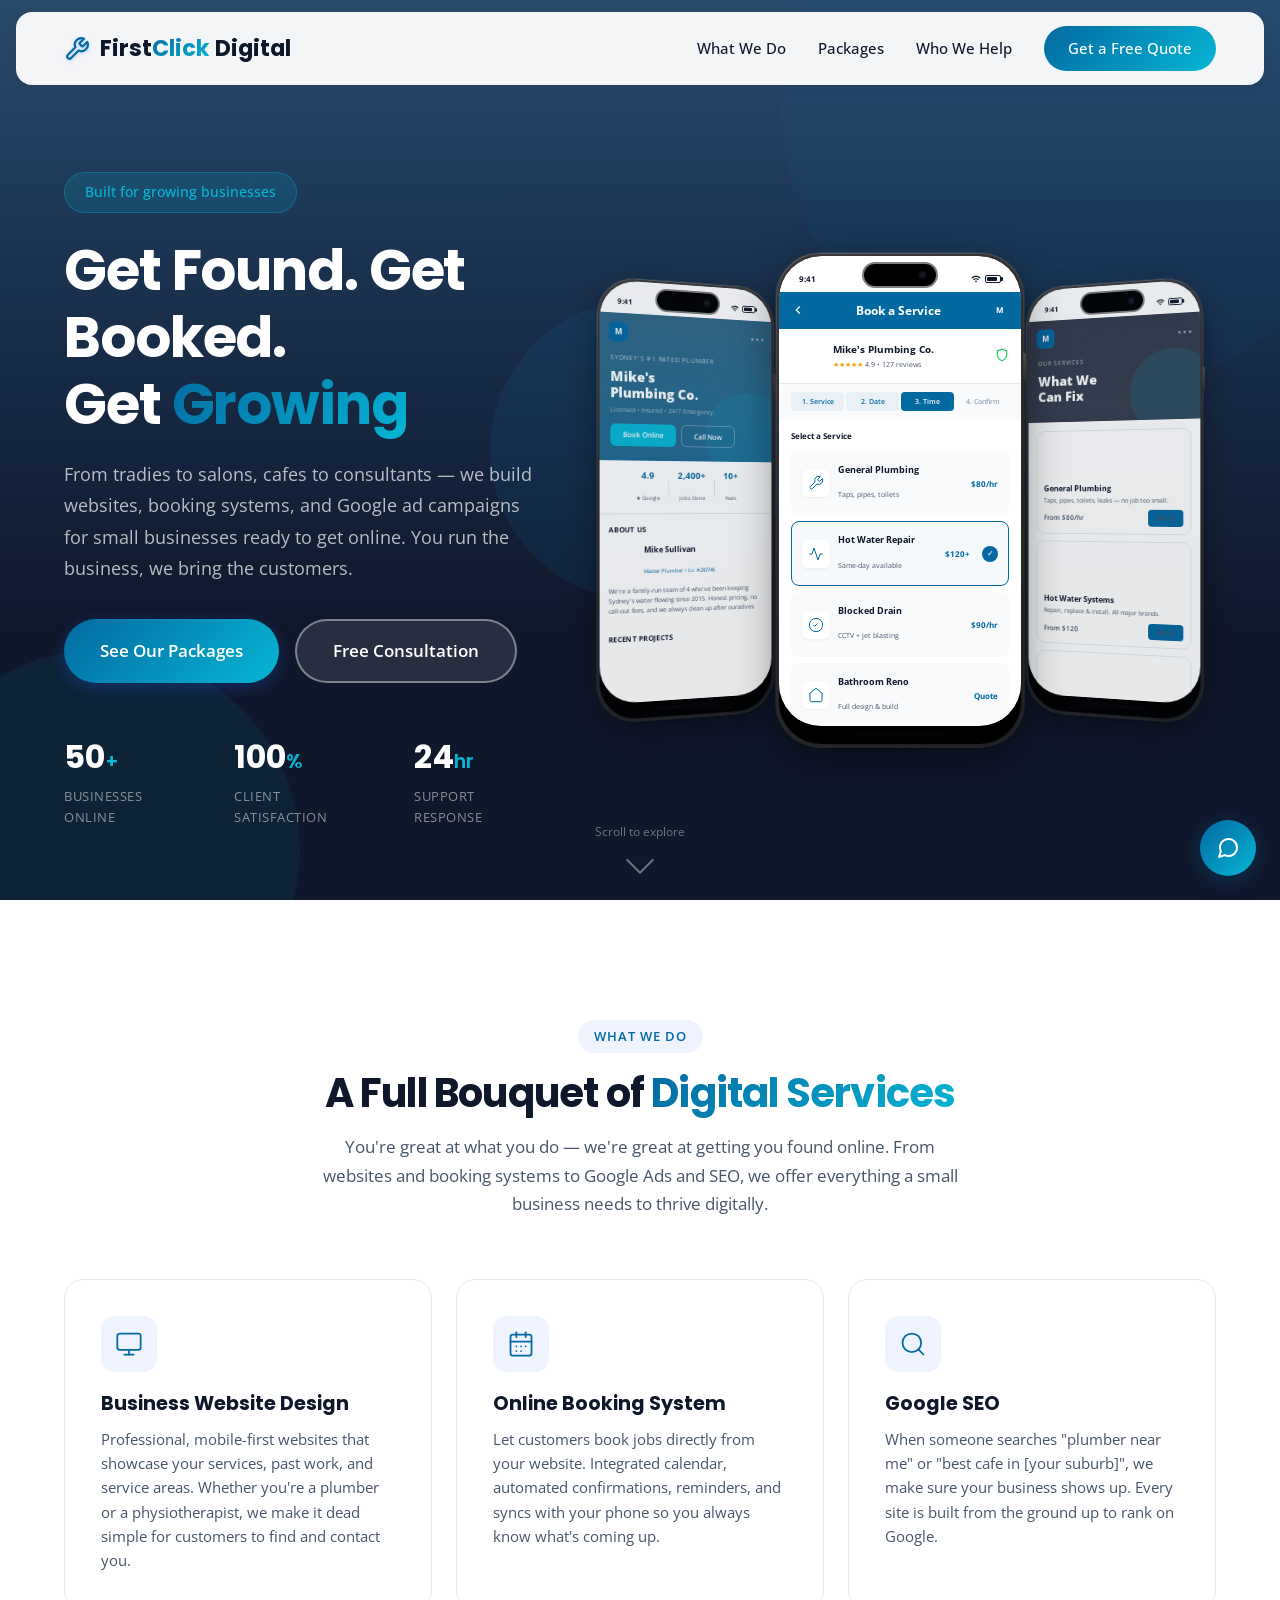
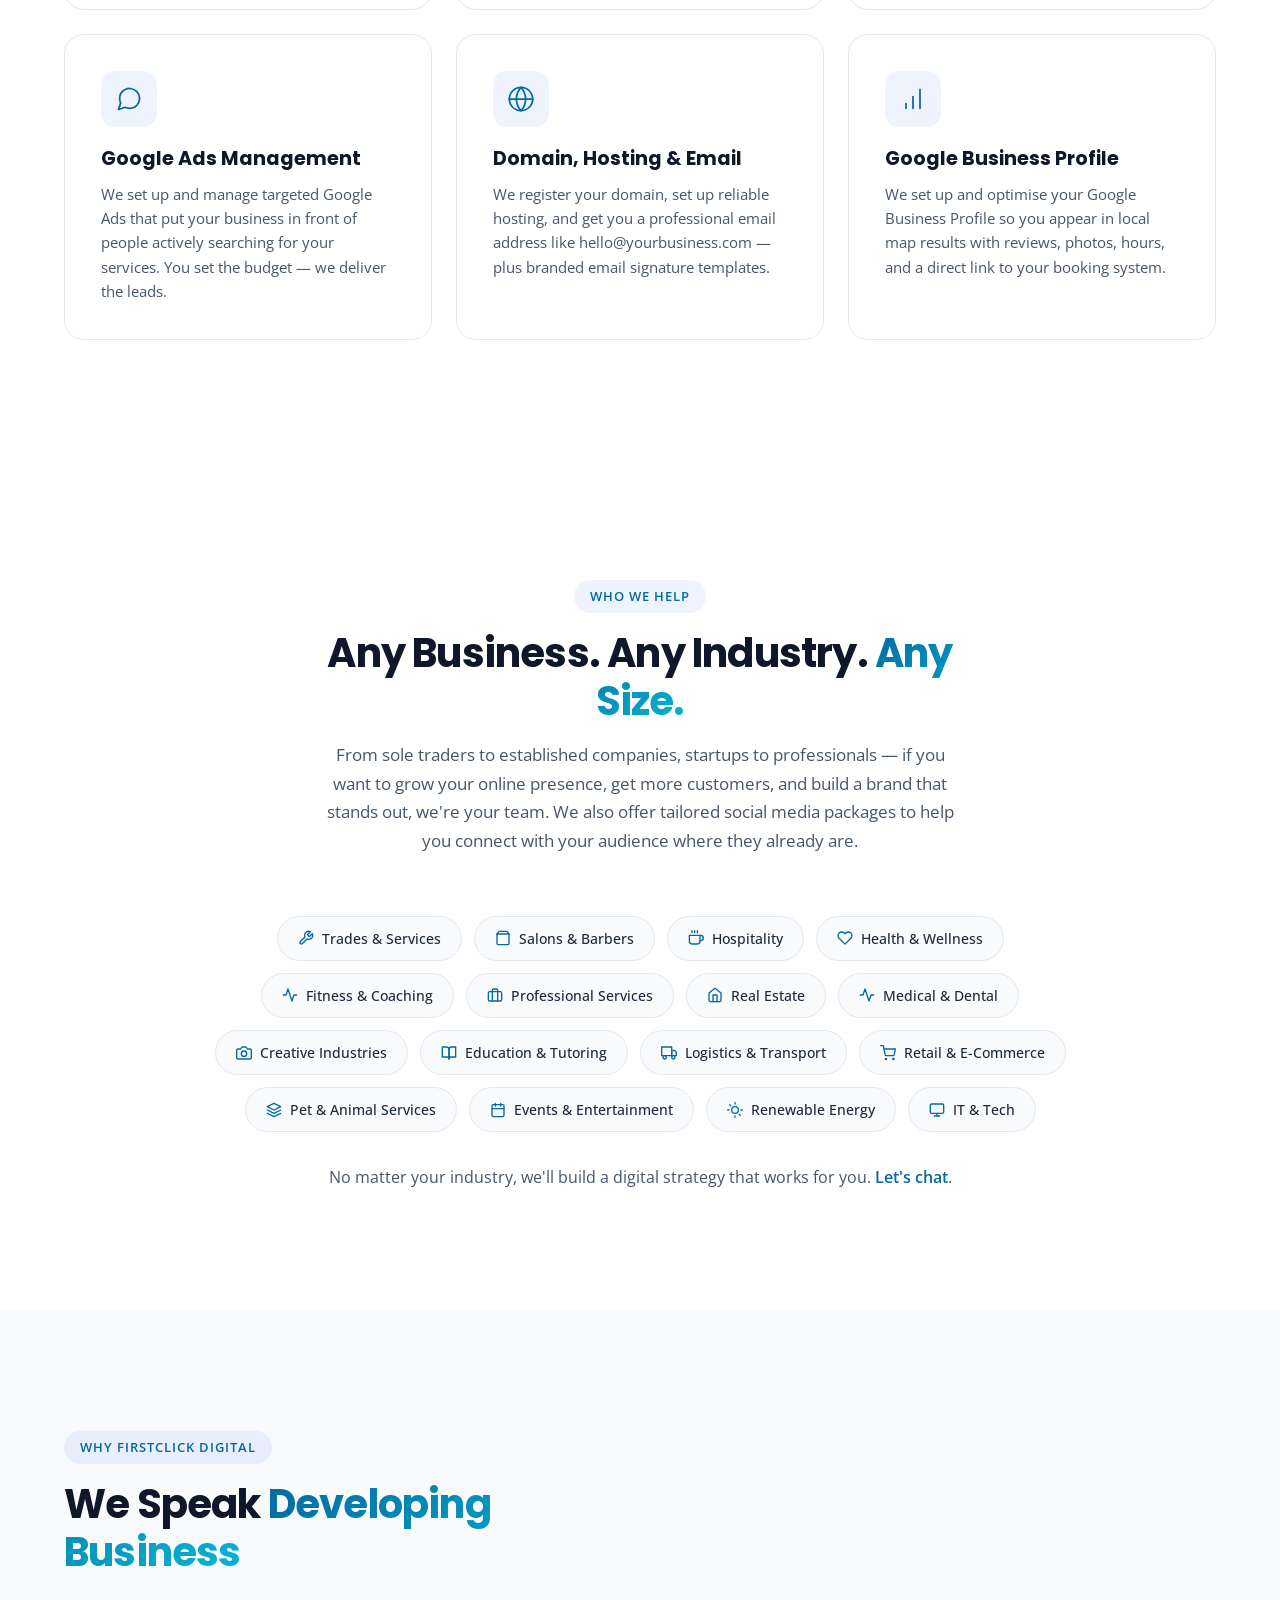
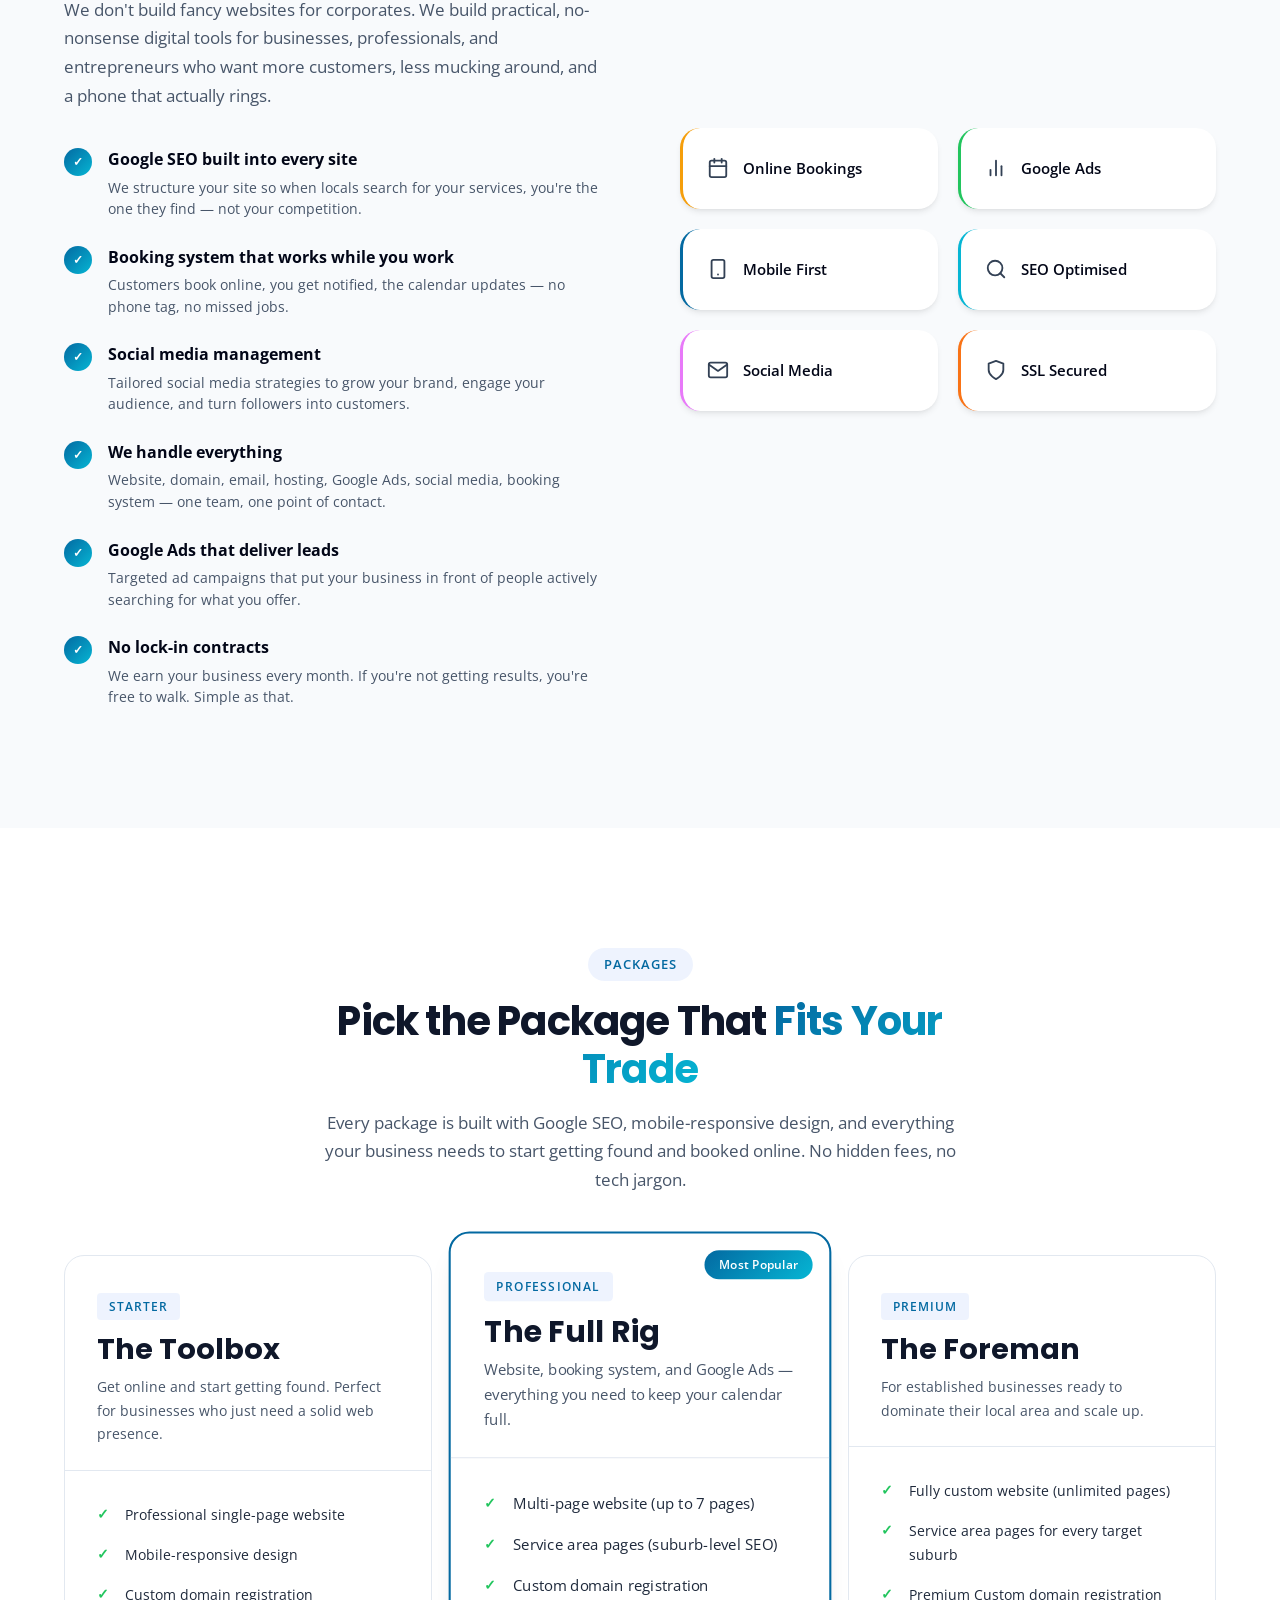
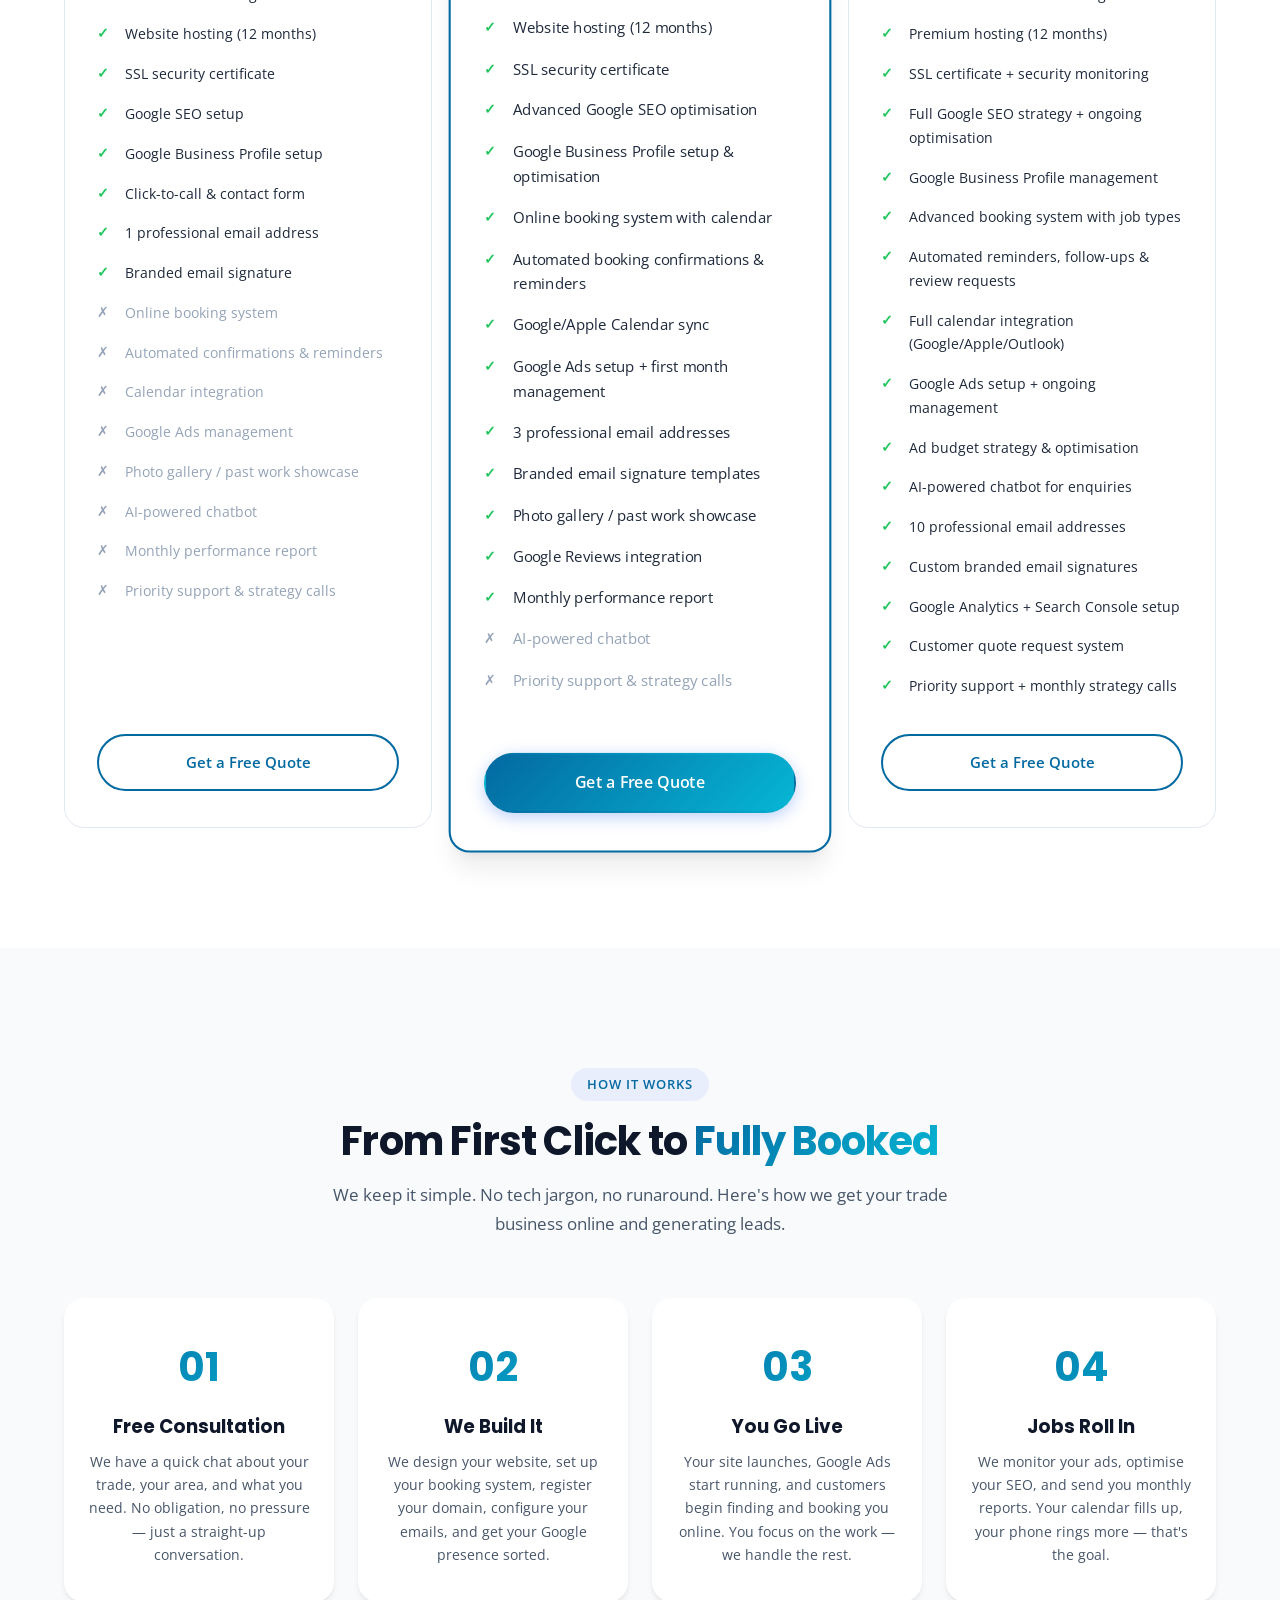
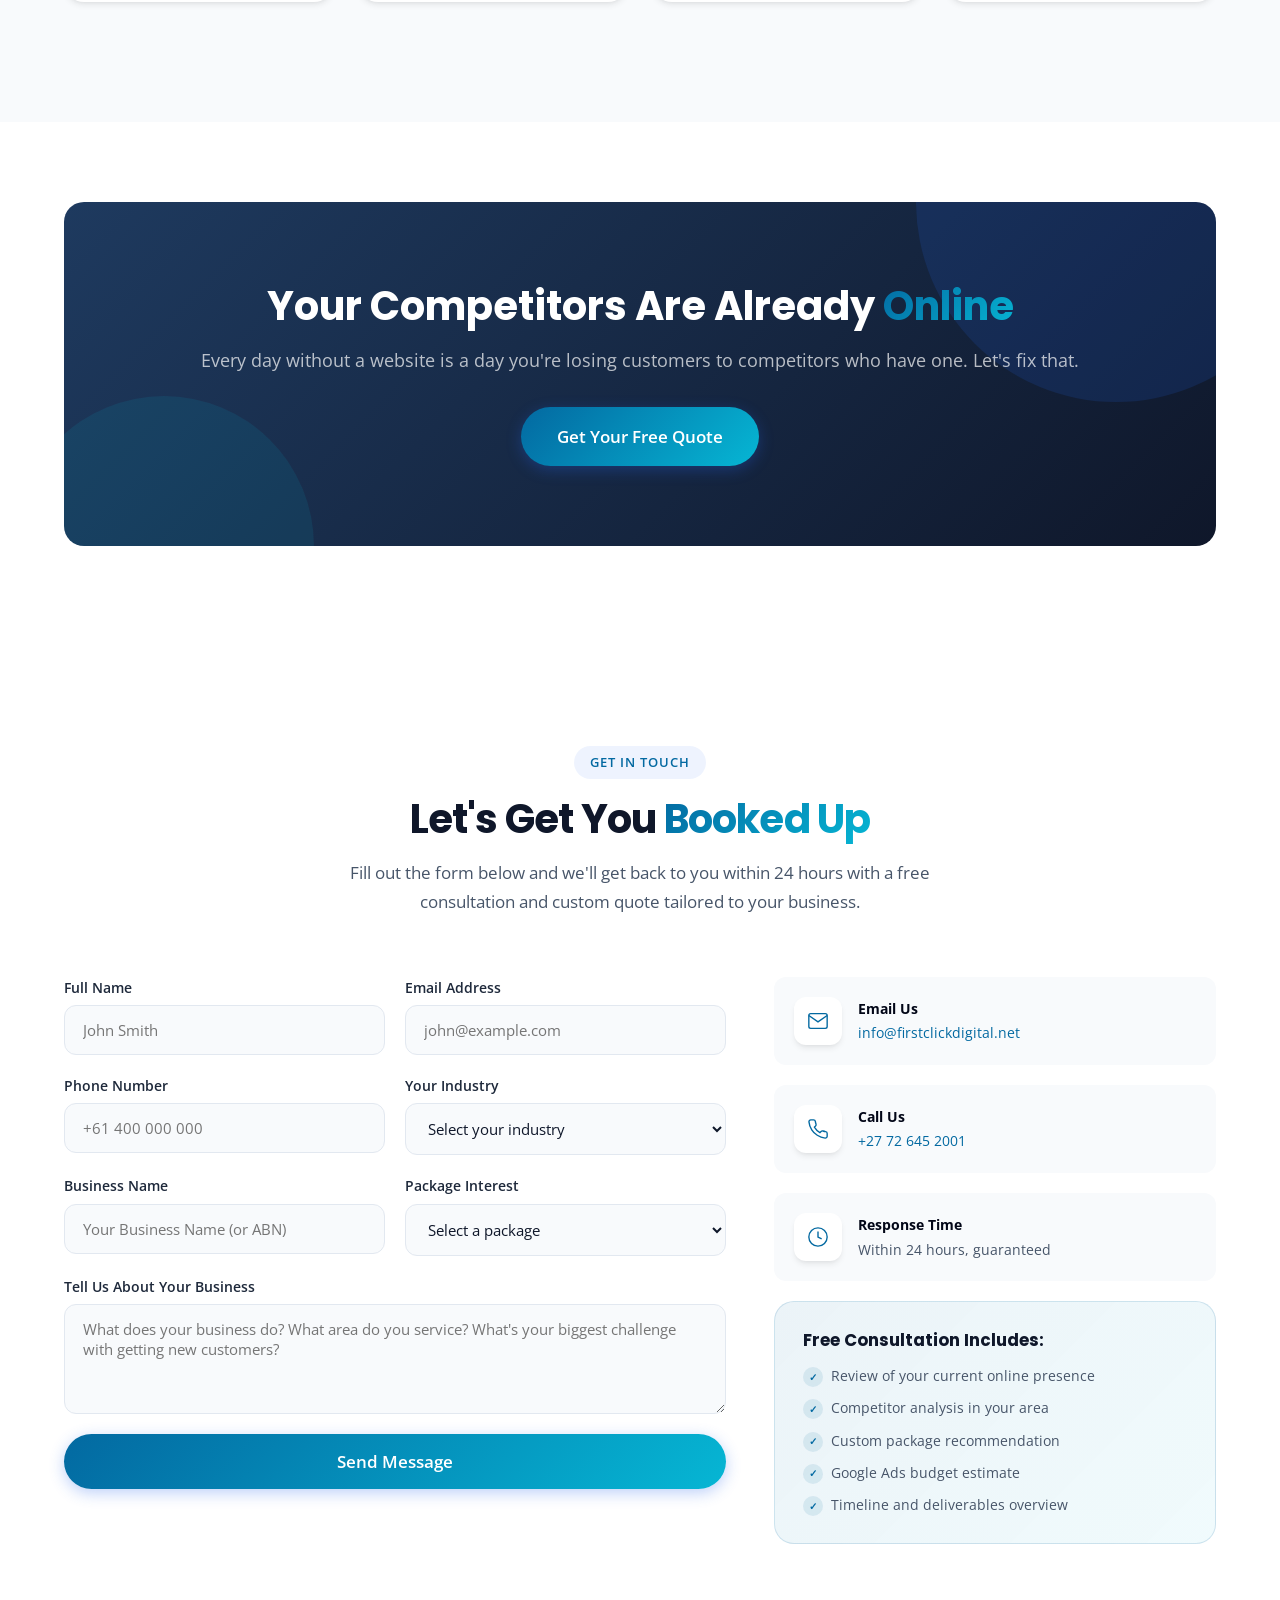
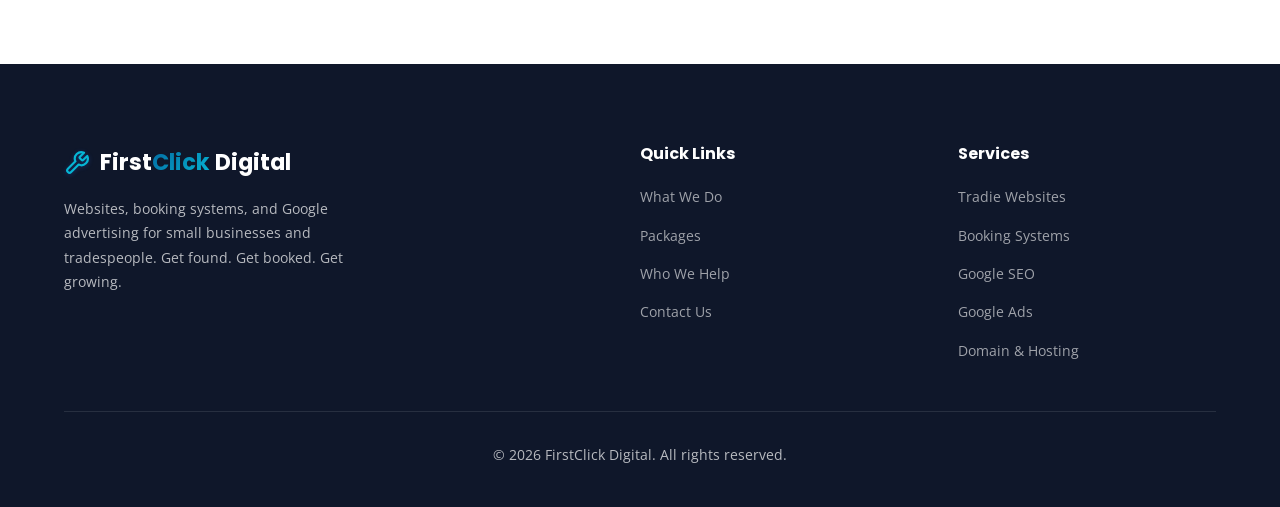
<file: index.html>
<!DOCTYPE html>
<html lang="en">
<head>
    <meta charset="UTF-8">
    <meta name="viewport" content="width=device-width, initial-scale=1.0">
    <meta name="description" content="FirstClick Digital - Websites, booking systems & Google advertising for small businesses and tradespeople. Get found online. Get booked. Get paid.">
    <meta name="keywords" content="small business website, tradie website, booking system, Google Ads, SEO, plumber website, electrician website, online presence, business website">
    <title>FirstClick Digital | Websites & Booking Systems for Small Businesses</title>
    <link rel="preconnect" href="https://fonts.googleapis.com">
    <link rel="preconnect" href="https://fonts.gstatic.com" crossorigin>
    <link href="https://fonts.googleapis.com/css2?family=Open+Sans:wght@300;400;500;600;700&family=Poppins:wght@400;500;600;700;800&display=swap" rel="stylesheet">
    <link rel="stylesheet" href="styles.css">
</head>
<body>
    <!-- Navigation -->
    <nav class="navbar" id="navbar">
        <div class="container nav-container">
            <a href="#" class="logo">
                <span class="logo-icon"><svg viewBox="0 0 24 24" fill="none" stroke="currentColor" stroke-width="2" stroke-linecap="round" stroke-linejoin="round" width="24" height="24"><path d="M14.7 6.3a1 1 0 0 0 0 1.4l1.6 1.6a1 1 0 0 0 1.4 0l3.77-3.77a6 6 0 0 1-7.94 7.94l-6.91 6.91a2.12 2.12 0 0 1-3-3l6.91-6.91a6 6 0 0 1 7.94-7.94l-3.76 3.76z"/></svg></span>
                <span class="logo-text">First<span class="accent">Click</span> Digital</span>
            </a>
            <button class="nav-toggle" id="navToggle" aria-label="Toggle navigation">
                <span></span>
                <span></span>
                <span></span>
            </button>
            <ul class="nav-links" id="navLinks">
                <li><a href="#services">What We Do</a></li>
                <li><a href="#packages">Packages</a></li>
                <li><a href="#trades">Who We Help</a></li>
                <li><a href="#contact" class="btn btn-nav">Get a Free Quote</a></li>
            </ul>
        </div>
    </nav>

    <!-- Hero Section -->
    <header class="hero" id="hero">
        <div class="hero-bg-shapes">
            <div class="shape shape-1"></div>
            <div class="shape shape-2"></div>
            <div class="shape shape-3"></div>
        </div>

        <div class="container hero-container">
            <div class="hero-content">
                <div class="hero-badge">Built for growing businesses</div>
                <h1>Get Found. Get Booked.<br>Get <span class="accent">Growing</span></h1>
                <p class="hero-subtitle">
                    From tradies to salons, cafes to consultants &mdash; we build websites, booking systems, and Google ad campaigns for small businesses ready to get online. You run the business, we bring the customers.
                </p>
                <div class="hero-cta">
                    <a href="#packages" class="btn btn-primary btn-lg">See Our Packages</a>
                    <a href="#contact" class="btn btn-outline btn-lg">Free Consultation</a>
                </div>
                <div class="hero-stats">
                    <div class="stat">
                        <span class="stat-number" data-target="50">0</span><span class="stat-suffix">+</span>
                        <span class="stat-label">Businesses Online</span>
                    </div>
                    <div class="stat">
                        <span class="stat-number" data-target="100">0</span><span class="stat-suffix">%</span>
                        <span class="stat-label">Client Satisfaction</span>
                    </div>
                    <div class="stat">
                        <span class="stat-number" data-target="24">0</span><span class="stat-suffix">hr</span>
                        <span class="stat-label">Support Response</span>
                    </div>
                </div>
            </div>
            <div class="hero-visual">
                <div class="phone-trio">

                    <!-- Phone 1 (Left): Beautiful Business Website - Auto-scrolling -->
                    <div class="phone-mockup phone-side phone-left">
                        <div class="phone-inner">
                        <div class="phone-notch"></div>
                        <div class="phone-screen">
                            <div class="phone-status">
                                <span class="phone-status-time">9:41</span>
                                <span class="phone-status-icons">
                                    <svg viewBox="0 0 24 24" fill="currentColor" width="10" height="10"><path d="M1 9l2 2c4.97-4.97 13.03-4.97 18 0l2-2C16.93 2.93 7.08 2.93 1 9zm8 8l3 3 3-3a4.24 4.24 0 0 0-6 0zm-4-4l2 2a7.07 7.07 0 0 1 10 0l2-2C15.14 9.14 8.87 9.14 5 13z"/></svg>
                                    <div class="status-battery"><div class="status-battery-fill"></div></div>
                                </span>
                            </div>
                            <div class="auto-scroll-content" id="autoScrollLeft">
                                <!-- Hero with image background -->
                                <div class="ps-hero">
                                    <div class="ps-hero-nav">
                                        <div class="ps-logo-mark">M</div>
                                        <div class="ps-nav-dots"><span></span><span></span><span></span></div>
                                    </div>
                                    <div class="ps-hero-content">
                                        <div class="ps-tag">Sydney's #1 Rated Plumber</div>
                                        <div class="ps-hero-title">Mike's<br>Plumbing Co.</div>
                                        <div class="ps-hero-sub">Licensed &bull; Insured &bull; 24/7 Emergency</div>
                                        <div class="ps-hero-btns">
                                            <span class="ps-btn-fill">Book Online</span>
                                            <span class="ps-btn-ghost">Call Now</span>
                                        </div>
                                    </div>
                                </div>
                                <!-- Trust strip -->
                                <div class="ps-trust-strip">
                                    <div class="ps-trust-item"><strong>4.9</strong><span>&#9733; Google</span></div>
                                    <div class="ps-trust-divider"></div>
                                    <div class="ps-trust-item"><strong>2,400+</strong><span>Jobs Done</span></div>
                                    <div class="ps-trust-divider"></div>
                                    <div class="ps-trust-item"><strong>10+</strong><span>Years</span></div>
                                </div>
                                <!-- About -->
                                <div class="ps-card">
                                    <div class="ps-card-label">About Us</div>
                                    <div class="ps-about-row">
                                        <div class="ps-about-avatar"></div>
                                        <div>
                                            <strong>Mike Sullivan</strong>
                                            <span>Master Plumber &bull; Lic #283746</span>
                                        </div>
                                    </div>
                                    <p class="ps-about-text">We're a family-run team of 4 who've been keeping Sydney's water flowing since 2015. Honest pricing, no call-out fees, and we always clean up after ourselves.</p>
                                </div>
                                <!-- Photo gallery -->
                                <div class="ps-card">
                                    <div class="ps-card-label">Recent Projects</div>
                                    <div class="ps-photo-grid">
                                        <div class="ps-photo ps-photo-tall"></div>
                                        <div class="ps-photo"></div>
                                        <div class="ps-photo"></div>
                                    </div>
                                </div>
                                <!-- Reviews -->
                                <div class="ps-card">
                                    <div class="ps-card-label">Customer Reviews</div>
                                    <div class="ps-review-card">
                                        <div class="ps-rev-header">
                                            <div class="ps-rev-avatar">S</div>
                                            <div><strong>Sarah T.</strong><span>Bondi &bull; 2 weeks ago</span></div>
                                            <div class="ps-rev-stars">&#9733;&#9733;&#9733;&#9733;&#9733;</div>
                                        </div>
                                        <p>"Arrived within 30 mins. Fixed a burst pipe and cleaned up after. Absolute legend."</p>
                                    </div>
                                    <div class="ps-review-card">
                                        <div class="ps-rev-header">
                                            <div class="ps-rev-avatar">J</div>
                                            <div><strong>James K.</strong><span>Parramatta &bull; 1 month ago</span></div>
                                            <div class="ps-rev-stars">&#9733;&#9733;&#9733;&#9733;&#9733;</div>
                                        </div>
                                        <p>"Best plumber we've used in 20 years. Fair pricing, great communication."</p>
                                    </div>
                                </div>
                                <!-- Service areas map placeholder -->
                                <div class="ps-card">
                                    <div class="ps-card-label">We Service All of Sydney</div>
                                    <div class="ps-map-placeholder">
                                        <svg viewBox="0 0 24 24" fill="none" stroke="#94a3b8" stroke-width="1" width="20" height="20"><path d="M21 10c0 7-9 13-9 13s-9-6-9-13a9 9 0 0 1 18 0z"/><circle cx="12" cy="10" r="3"/></svg>
                                        <div class="ps-map-areas">
                                            <span>CBD</span><span>Bondi</span><span>Parramatta</span><span>Manly</span><span>Chatswood</span><span>Liverpool</span>
                                        </div>
                                    </div>
                                </div>
                                <!-- Footer CTA -->
                                <div class="ps-footer-cta">
                                    <strong>Need a plumber today?</strong>
                                    <span class="ps-btn-fill">Book Now &rarr;</span>
                                </div>
                            </div>
                        </div>
                        <div class="phone-home"></div>
                        </div>
                    </div>

                    <!-- Phone 2 (Center): Interactive Booking -->
                    <div class="phone-mockup phone-center">
                        <div class="phone-inner">
                        <div class="phone-notch"></div>
                        <div class="phone-screen">
                            <div class="phone-status">
                                <span class="phone-status-time">9:41</span>
                                <span class="phone-status-icons">
                                    <svg viewBox="0 0 24 24" fill="currentColor" width="10" height="10"><path d="M1 9l2 2c4.97-4.97 13.03-4.97 18 0l2-2C16.93 2.93 7.08 2.93 1 9zm8 8l3 3 3-3a4.24 4.24 0 0 0-6 0zm-4-4l2 2a7.07 7.07 0 0 1 10 0l2-2C15.14 9.14 8.87 9.14 5 13z"/></svg>
                                    <div class="status-battery"><div class="status-battery-fill"></div></div>
                                </span>
                            </div>
                            <div class="interactive-scroll" id="interactivePhone">
                                <!-- Sticky nav -->
                                <div class="ps-booking-nav">
                                    <svg viewBox="0 0 24 24" fill="none" stroke="#fff" stroke-width="2" width="14" height="14"><polyline points="15 18 9 12 15 6"/></svg>
                                    <strong>Book a Service</strong>
                                    <div class="ps-logo-mark ps-logo-sm">M</div>
                                </div>
                                <!-- Tradie mini header -->
                                <div class="ps-bk-profile">
                                    <div class="ps-bk-avatar"></div>
                                    <div class="ps-bk-info">
                                        <strong>Mike's Plumbing Co.</strong>
                                        <div class="ps-bk-rating"><span class="ps-stars-sm">&#9733;&#9733;&#9733;&#9733;&#9733;</span> 4.9 &bull; 127 reviews</div>
                                    </div>
                                    <div class="ps-bk-verified">
                                        <svg viewBox="0 0 24 24" fill="none" stroke="#22c55e" stroke-width="2" width="14" height="14"><path d="M12 22s8-4 8-10V5l-8-3-8 3v7c0 6 8 10 8 10z"/></svg>
                                    </div>
                                </div>
                                <!-- Step indicator -->
                                <div class="ps-steps-bar">
                                    <div class="ps-step done">1. Service</div>
                                    <div class="ps-step done">2. Date</div>
                                    <div class="ps-step active-step">3. Time</div>
                                    <div class="ps-step">4. Confirm</div>
                                </div>
                                <!-- Services -->
                                <div class="ps-bk-section">
                                    <div class="ps-bk-label">Select a Service</div>
                                    <div class="ps-service-list">
                                        <div class="ps-svc-item">
                                            <div class="ps-svc-icon"><svg viewBox="0 0 24 24" fill="none" stroke="#0369A1" stroke-width="1.5" width="16" height="16"><path d="M14.7 6.3a1 1 0 0 0 0 1.4l1.6 1.6a1 1 0 0 0 1.4 0l3.77-3.77a6 6 0 0 1-7.94 7.94l-6.91 6.91a2.12 2.12 0 0 1-3-3l6.91-6.91a6 6 0 0 1 7.94-7.94l-3.76 3.76z"/></svg></div>
                                            <div class="ps-svc-text"><strong>General Plumbing</strong><span>Taps, pipes, toilets</span></div>
                                            <span class="ps-svc-price">$80/hr</span>
                                        </div>
                                        <div class="ps-svc-item ps-svc-selected">
                                            <div class="ps-svc-icon"><svg viewBox="0 0 24 24" fill="none" stroke="#0369A1" stroke-width="1.5" width="16" height="16"><polyline points="22 12 18 12 15 21 9 3 6 12 2 12"/></svg></div>
                                            <div class="ps-svc-text"><strong>Hot Water Repair</strong><span>Same-day available</span></div>
                                            <span class="ps-svc-price">$120+</span>
                                            <div class="ps-svc-check">&#10003;</div>
                                        </div>
                                        <div class="ps-svc-item">
                                            <div class="ps-svc-icon"><svg viewBox="0 0 24 24" fill="none" stroke="#0369A1" stroke-width="1.5" width="16" height="16"><circle cx="12" cy="12" r="10"/><path d="M8 12l2 2 4-4"/></svg></div>
                                            <div class="ps-svc-text"><strong>Blocked Drain</strong><span>CCTV + jet blasting</span></div>
                                            <span class="ps-svc-price">$90/hr</span>
                                        </div>
                                        <div class="ps-svc-item">
                                            <div class="ps-svc-icon"><svg viewBox="0 0 24 24" fill="none" stroke="#0369A1" stroke-width="1.5" width="16" height="16"><path d="M3 9l9-7 9 7v11a2 2 0 0 1-2 2H5a2 2 0 0 1-2-2z"/></svg></div>
                                            <div class="ps-svc-text"><strong>Bathroom Reno</strong><span>Full design & build</span></div>
                                            <span class="ps-svc-price">Quote</span>
                                        </div>
                                    </div>
                                </div>
                                <!-- Calendar -->
                                <div class="ps-bk-section">
                                    <div class="ps-bk-label">Select a Date</div>
                                    <div class="ps-calendar">
                                        <div class="ps-cal-nav"><span>&#8249;</span><strong>April 2026</strong><span>&#8250;</span></div>
                                        <div class="ps-cal-grid">
                                            <span class="ps-cal-wk">Mo</span><span class="ps-cal-wk">Tu</span><span class="ps-cal-wk">We</span><span class="ps-cal-wk">Th</span><span class="ps-cal-wk">Fr</span><span class="ps-cal-wk">Sa</span><span class="ps-cal-wk">Su</span>
                                            <span class="ps-cal-d dim">30</span><span class="ps-cal-d dim">31</span><span class="ps-cal-d">1</span><span class="ps-cal-d">2</span><span class="ps-cal-d">3</span><span class="ps-cal-d">4</span><span class="ps-cal-d">5</span>
                                            <span class="ps-cal-d">6</span><span class="ps-cal-d">7</span><span class="ps-cal-d av">8</span><span class="ps-cal-d av">9</span><span class="ps-cal-d av sel">10</span><span class="ps-cal-d">11</span><span class="ps-cal-d">12</span>
                                            <span class="ps-cal-d av">13</span><span class="ps-cal-d av">14</span><span class="ps-cal-d av">15</span><span class="ps-cal-d av">16</span><span class="ps-cal-d">17</span><span class="ps-cal-d">18</span><span class="ps-cal-d">19</span>
                                            <span class="ps-cal-d av">20</span><span class="ps-cal-d av">21</span><span class="ps-cal-d">22</span><span class="ps-cal-d">23</span><span class="ps-cal-d av">24</span><span class="ps-cal-d">25</span><span class="ps-cal-d">26</span>
                                        </div>
                                    </div>
                                </div>
                                <!-- Time slots -->
                                <div class="ps-bk-section">
                                    <div class="ps-bk-label">Available Times &mdash; Fri 10 Apr</div>
                                    <div class="ps-time-grid">
                                        <div class="ps-time bk">8:00 AM</div>
                                        <div class="ps-time bk">9:00 AM</div>
                                        <div class="ps-time bk">10:00 AM</div>
                                        <div class="ps-time picked">11:00 AM</div>
                                        <div class="ps-time">12:00 PM</div>
                                        <div class="ps-time">1:00 PM</div>
                                        <div class="ps-time bk">2:00 PM</div>
                                        <div class="ps-time">3:00 PM</div>
                                    </div>
                                </div>
                                <!-- Summary & confirm -->
                                <div class="ps-bk-section">
                                    <div class="ps-bk-label">Booking Summary</div>
                                    <div class="ps-summary">
                                        <div class="ps-sum-row"><span>Service</span><strong>Hot Water Repair</strong></div>
                                        <div class="ps-sum-row"><span>Date</span><strong>Friday, 10 April</strong></div>
                                        <div class="ps-sum-row"><span>Time</span><strong>11:00 AM</strong></div>
                                        <div class="ps-sum-row"><span>Technician</span><strong>Mike S.</strong></div>
                                        <div class="ps-sum-row ps-sum-total"><span>Estimate</span><strong>From $120</strong></div>
                                    </div>
                                </div>
                                <div class="ps-confirm-btn">Confirm Booking &rarr;</div>
                                <div class="ps-secure-note">
                                    <svg viewBox="0 0 24 24" fill="none" stroke="#94a3b8" stroke-width="2" width="10" height="10"><path d="M12 22s8-4 8-10V5l-8-3-8 3v7c0 6 8 10 8 10z"/></svg>
                                    Secure booking &bull; Free cancellation
                                </div>
                                <div class="scroll-hint">&#8593; Scroll to explore &#8595;</div>
                            </div>
                        </div>
                        <div class="phone-home"></div>
                        </div>
                    </div>

                    <!-- Phone 3 (Right): Services & Contact - Auto-scrolling -->
                    <div class="phone-mockup phone-side phone-right">
                        <div class="phone-inner">
                        <div class="phone-notch"></div>
                        <div class="phone-screen">
                            <div class="phone-status">
                                <span class="phone-status-time">9:41</span>
                                <span class="phone-status-icons">
                                    <svg viewBox="0 0 24 24" fill="currentColor" width="10" height="10"><path d="M1 9l2 2c4.97-4.97 13.03-4.97 18 0l2-2C16.93 2.93 7.08 2.93 1 9zm8 8l3 3 3-3a4.24 4.24 0 0 0-6 0zm-4-4l2 2a7.07 7.07 0 0 1 10 0l2-2C15.14 9.14 8.87 9.14 5 13z"/></svg>
                                    <div class="status-battery"><div class="status-battery-fill"></div></div>
                                </span>
                            </div>
                            <div class="auto-scroll-content" id="autoScrollRight">
                                <div class="ps-hero ps-hero-alt">
                                    <div class="ps-hero-nav">
                                        <div class="ps-logo-mark">M</div>
                                        <div class="ps-nav-dots"><span></span><span></span><span></span></div>
                                    </div>
                                    <div class="ps-hero-content">
                                        <div class="ps-tag">Our Services</div>
                                        <div class="ps-hero-title">What We<br>Can Fix</div>
                                    </div>
                                </div>
                                <!-- Services as visual cards -->
                                <div class="ps-card">
                                    <div class="ps-visual-svc">
                                        <div class="ps-vsvc-img"></div>
                                        <div class="ps-vsvc-body">
                                            <strong>General Plumbing</strong>
                                            <p>Taps, pipes, toilets, leaks &mdash; no job too small.</p>
                                            <div class="ps-vsvc-footer"><span>From $80/hr</span><span class="ps-vsvc-btn">Book</span></div>
                                        </div>
                                    </div>
                                    <div class="ps-visual-svc">
                                        <div class="ps-vsvc-img ps-vsvc-img2"></div>
                                        <div class="ps-vsvc-body">
                                            <strong>Hot Water Systems</strong>
                                            <p>Repair, replace & install. All major brands.</p>
                                            <div class="ps-vsvc-footer"><span>From $120</span><span class="ps-vsvc-btn">Book</span></div>
                                        </div>
                                    </div>
                                    <div class="ps-visual-svc">
                                        <div class="ps-vsvc-img ps-vsvc-img3"></div>
                                        <div class="ps-vsvc-body">
                                            <strong>Blocked Drains</strong>
                                            <p>CCTV camera inspection + high-pressure jet blasting.</p>
                                            <div class="ps-vsvc-footer"><span>From $90/hr</span><span class="ps-vsvc-btn">Book</span></div>
                                        </div>
                                    </div>
                                </div>
                                <!-- Why choose us -->
                                <div class="ps-card">
                                    <div class="ps-card-label">Why Customers Choose Us</div>
                                    <div class="ps-usp-list">
                                        <div class="ps-usp-item"><div class="ps-usp-dot"></div><div><strong>Same Day Service</strong><span>Emergency callouts 7 days</span></div></div>
                                        <div class="ps-usp-item"><div class="ps-usp-dot"></div><div><strong>Upfront Pricing</strong><span>No surprises, no hidden fees</span></div></div>
                                        <div class="ps-usp-item"><div class="ps-usp-dot"></div><div><strong>Licensed & Insured</strong><span>Master plumber qualified</span></div></div>
                                        <div class="ps-usp-item"><div class="ps-usp-dot"></div><div><strong>Warranty Included</strong><span>All work guaranteed</span></div></div>
                                    </div>
                                </div>
                                <!-- Contact card -->
                                <div class="ps-card">
                                    <div class="ps-card-label">Get In Touch</div>
                                    <div class="ps-contact-row"><svg viewBox="0 0 24 24" fill="none" stroke="#0369A1" stroke-width="1.5" width="14" height="14"><path d="M22 16.92v3a2 2 0 0 1-2.18 2 19.79 19.79 0 0 1-8.63-3.07 19.5 19.5 0 0 1-6-6 19.79 19.79 0 0 1-3.07-8.67A2 2 0 0 1 4.11 2h3a2 2 0 0 1 2 1.72c.13.81.36 1.6.7 2.35a2 2 0 0 1-.45 2.11L8.09 9.91a16 16 0 0 0 6 6l1.27-1.27a2 2 0 0 1 2.11-.45c.75.34 1.54.57 2.35.7A2 2 0 0 1 22 16.92z"/></svg><span>0400 123 456</span></div>
                                    <div class="ps-contact-row"><svg viewBox="0 0 24 24" fill="none" stroke="#0369A1" stroke-width="1.5" width="14" height="14"><path d="M4 4h16c1.1 0 2 .9 2 2v12c0 1.1-.9 2-2 2H4c-1.1 0-2-.9-2-2V6c0-1.1.9-2 2-2z"/><polyline points="22,6 12,13 2,6"/></svg><span>mike@mikesplumbing.com</span></div>
                                    <div class="ps-contact-row"><svg viewBox="0 0 24 24" fill="none" stroke="#0369A1" stroke-width="1.5" width="14" height="14"><circle cx="12" cy="12" r="10"/><polyline points="12 6 12 12 16 14"/></svg><span>Mon-Sat 7am - 6pm</span></div>
                                </div>
                                <div class="ps-footer-cta">
                                    <strong>Emergency? We're on call 24/7</strong>
                                    <span class="ps-btn-fill">Call Now &rarr;</span>
                                </div>
                            </div>
                        </div>
                        <div class="phone-home"></div>
                        </div>
                    </div>

                </div>
            </div>
        </div>

        <div class="scroll-indicator">
            <span>Scroll to explore</span>
            <div class="scroll-arrow"></div>
        </div>
    </header>

    <!-- Services Section -->
    <section class="services" id="services">
        <div class="container">
            <div class="section-header">
                <span class="section-tag">What We Do</span>
                <h2>A Full Bouquet of <span class="accent">Digital Services</span></h2>
                <p>You're great at what you do &mdash; we're great at getting you found online. From websites and booking systems to Google Ads and SEO, we offer everything a small business needs to thrive digitally.</p>
            </div>
            <div class="services-grid">
                <div class="service-card" data-aos="fade-up">
                    <div class="service-icon">
                        <svg viewBox="0 0 24 24" fill="none" stroke="currentColor" stroke-width="1.5" stroke-linecap="round" stroke-linejoin="round"><rect x="2" y="3" width="20" height="14" rx="2"/><line x1="8" y1="21" x2="16" y2="21"/><line x1="12" y1="17" x2="12" y2="21"/></svg>
                    </div>
                    <h3>Business Website Design</h3>
                    <p>Professional, mobile-first websites that showcase your services, past work, and service areas. Whether you're a plumber or a physiotherapist, we make it dead simple for customers to find and contact you.</p>
                </div>
                <div class="service-card" data-aos="fade-up" data-aos-delay="100">
                    <div class="service-icon">
                        <svg viewBox="0 0 24 24" fill="none" stroke="currentColor" stroke-width="1.5" stroke-linecap="round" stroke-linejoin="round"><rect x="3" y="4" width="18" height="18" rx="2" ry="2"/><line x1="16" y1="2" x2="16" y2="6"/><line x1="8" y1="2" x2="8" y2="6"/><line x1="3" y1="10" x2="21" y2="10"/><path d="M8 14h.01"/><path d="M12 14h.01"/><path d="M16 14h.01"/><path d="M8 18h.01"/><path d="M12 18h.01"/></svg>
                    </div>
                    <h3>Online Booking System</h3>
                    <p>Let customers book jobs directly from your website. Integrated calendar, automated confirmations, reminders, and syncs with your phone so you always know what's coming up.</p>
                </div>
                <div class="service-card" data-aos="fade-up" data-aos-delay="200">
                    <div class="service-icon">
                        <svg viewBox="0 0 24 24" fill="none" stroke="currentColor" stroke-width="1.5" stroke-linecap="round" stroke-linejoin="round"><circle cx="11" cy="11" r="8"/><line x1="21" y1="21" x2="16.65" y2="16.65"/></svg>
                    </div>
                    <h3>Google SEO</h3>
                    <p>When someone searches "plumber near me" or "best cafe in [your suburb]", we make sure your business shows up. Every site is built from the ground up to rank on Google.</p>
                </div>
                <div class="service-card" data-aos="fade-up" data-aos-delay="300">
                    <div class="service-icon">
                        <svg viewBox="0 0 24 24" fill="none" stroke="currentColor" stroke-width="1.5" stroke-linecap="round" stroke-linejoin="round"><path d="M21 11.5a8.38 8.38 0 0 1-.9 3.8 8.5 8.5 0 0 1-7.6 4.7 8.38 8.38 0 0 1-3.8-.9L3 21l1.9-5.7a8.38 8.38 0 0 1-.9-3.8 8.5 8.5 0 0 1 4.7-7.6 8.38 8.38 0 0 1 3.8-.9h.5a8.48 8.48 0 0 1 8 8v.5z"/></svg>
                    </div>
                    <h3>Google Ads Management</h3>
                    <p>We set up and manage targeted Google Ads that put your business in front of people actively searching for your services. You set the budget &mdash; we deliver the leads.</p>
                </div>
                <div class="service-card" data-aos="fade-up" data-aos-delay="400">
                    <div class="service-icon">
                        <svg viewBox="0 0 24 24" fill="none" stroke="currentColor" stroke-width="1.5" stroke-linecap="round" stroke-linejoin="round"><circle cx="12" cy="12" r="10"/><line x1="2" y1="12" x2="22" y2="12"/><path d="M12 2a15.3 15.3 0 0 1 4 10 15.3 15.3 0 0 1-4 10 15.3 15.3 0 0 1-4-10 15.3 15.3 0 0 1 4-10z"/></svg>
                    </div>
                    <h3>Domain, Hosting & Email</h3>
                    <p>We register your domain, set up reliable hosting, and get you a professional email address like hello@yourbusiness.com &mdash; plus branded email signature templates.</p>
                </div>
                <div class="service-card" data-aos="fade-up" data-aos-delay="500">
                    <div class="service-icon">
                        <svg viewBox="0 0 24 24" fill="none" stroke="currentColor" stroke-width="1.5" stroke-linecap="round" stroke-linejoin="round"><path d="M12 20V10"/><path d="M18 20V4"/><path d="M6 20v-4"/></svg>
                    </div>
                    <h3>Google Business Profile</h3>
                    <p>We set up and optimise your Google Business Profile so you appear in local map results with reviews, photos, hours, and a direct link to your booking system.</p>
                </div>
            </div>
        </div>
    </section>

    <!-- Who We Help Section -->
    <section class="trades" id="trades">
        <div class="container">
            <div class="section-header">
                <span class="section-tag">Who We Help</span>
                <h2>Any Business. Any Industry. <span class="accent">Any Size.</span></h2>
                <p>From sole traders to established companies, startups to professionals &mdash; if you want to grow your online presence, get more customers, and build a brand that stands out, we're your team. We also offer tailored social media packages to help you connect with your audience where they already are.</p>
            </div>
            <div class="trades-grid">
                <div class="trade-tag"><svg viewBox="0 0 24 24" fill="none" stroke="currentColor" stroke-width="2" stroke-linecap="round" stroke-linejoin="round" width="16" height="16"><path d="M14.7 6.3a1 1 0 0 0 0 1.4l1.6 1.6a1 1 0 0 0 1.4 0l3.77-3.77a6 6 0 0 1-7.94 7.94l-6.91 6.91a2.12 2.12 0 0 1-3-3l6.91-6.91a6 6 0 0 1 7.94-7.94l-3.76 3.76z"/></svg> Trades & Services</div>
                <div class="trade-tag"><svg viewBox="0 0 24 24" fill="none" stroke="currentColor" stroke-width="2" stroke-linecap="round" stroke-linejoin="round" width="16" height="16"><path d="M6 2L3 6v14a2 2 0 0 0 2 2h14a2 2 0 0 0 2-2V6l-3-4z"/><line x1="3" y1="6" x2="21" y2="6"/></svg> Salons & Barbers</div>
                <div class="trade-tag"><svg viewBox="0 0 24 24" fill="none" stroke="currentColor" stroke-width="2" stroke-linecap="round" stroke-linejoin="round" width="16" height="16"><path d="M18 8h1a4 4 0 0 1 0 8h-1"/><path d="M2 8h16v9a4 4 0 0 1-4 4H6a4 4 0 0 1-4-4V8z"/><line x1="6" y1="1" x2="6" y2="4"/><line x1="10" y1="1" x2="10" y2="4"/><line x1="14" y1="1" x2="14" y2="4"/></svg> Hospitality</div>
                <div class="trade-tag"><svg viewBox="0 0 24 24" fill="none" stroke="currentColor" stroke-width="2" stroke-linecap="round" stroke-linejoin="round" width="16" height="16"><path d="M20.84 4.61a5.5 5.5 0 0 0-7.78 0L12 5.67l-1.06-1.06a5.5 5.5 0 0 0-7.78 7.78l1.06 1.06L12 21.23l7.78-7.78 1.06-1.06a5.5 5.5 0 0 0 0-7.78z"/></svg> Health & Wellness</div>
                <div class="trade-tag"><svg viewBox="0 0 24 24" fill="none" stroke="currentColor" stroke-width="2" stroke-linecap="round" stroke-linejoin="round" width="16" height="16"><polyline points="22 12 18 12 15 21 9 3 6 12 2 12"/></svg> Fitness & Coaching</div>
                <div class="trade-tag"><svg viewBox="0 0 24 24" fill="none" stroke="currentColor" stroke-width="2" stroke-linecap="round" stroke-linejoin="round" width="16" height="16"><rect x="2" y="7" width="20" height="14" rx="2" ry="2"/><path d="M16 21V5a2 2 0 0 0-2-2h-4a2 2 0 0 0-2 2v16"/></svg> Professional Services</div>
                <div class="trade-tag"><svg viewBox="0 0 24 24" fill="none" stroke="currentColor" stroke-width="2" stroke-linecap="round" stroke-linejoin="round" width="16" height="16"><path d="M3 9l9-7 9 7v11a2 2 0 0 1-2 2H5a2 2 0 0 1-2-2z"/><polyline points="9 22 9 12 15 12 15 22"/></svg> Real Estate</div>
                <div class="trade-tag"><svg viewBox="0 0 24 24" fill="none" stroke="currentColor" stroke-width="2" stroke-linecap="round" stroke-linejoin="round" width="16" height="16"><path d="M22 12h-4l-3 9L9 3l-3 9H2"/></svg> Medical & Dental</div>
                <div class="trade-tag"><svg viewBox="0 0 24 24" fill="none" stroke="currentColor" stroke-width="2" stroke-linecap="round" stroke-linejoin="round" width="16" height="16"><path d="M23 19a2 2 0 0 1-2 2H3a2 2 0 0 1-2-2V8a2 2 0 0 1 2-2h4l2-3h6l2 3h4a2 2 0 0 1 2 2z"/><circle cx="12" cy="13" r="4"/></svg> Creative Industries</div>
                <div class="trade-tag"><svg viewBox="0 0 24 24" fill="none" stroke="currentColor" stroke-width="2" stroke-linecap="round" stroke-linejoin="round" width="16" height="16"><path d="M2 3h6a4 4 0 0 1 4 4v14a3 3 0 0 0-3-3H2z"/><path d="M22 3h-6a4 4 0 0 0-4 4v14a3 3 0 0 1 3-3h7z"/></svg> Education & Tutoring</div>
                <div class="trade-tag"><svg viewBox="0 0 24 24" fill="none" stroke="currentColor" stroke-width="2" stroke-linecap="round" stroke-linejoin="round" width="16" height="16"><rect x="1" y="3" width="15" height="13"/><polygon points="16 8 20 8 23 11 23 16 16 16 16 8"/><circle cx="5.5" cy="18.5" r="2.5"/><circle cx="18.5" cy="18.5" r="2.5"/></svg> Logistics & Transport</div>
                <div class="trade-tag"><svg viewBox="0 0 24 24" fill="none" stroke="currentColor" stroke-width="2" stroke-linecap="round" stroke-linejoin="round" width="16" height="16"><circle cx="9" cy="21" r="1"/><circle cx="20" cy="21" r="1"/><path d="M1 1h4l2.68 13.39a2 2 0 0 0 2 1.61h9.72a2 2 0 0 0 2-1.61L23 6H6"/></svg> Retail & E-Commerce</div>
                <div class="trade-tag"><svg viewBox="0 0 24 24" fill="none" stroke="currentColor" stroke-width="2" stroke-linecap="round" stroke-linejoin="round" width="16" height="16"><path d="M12 2L2 7l10 5 10-5-10-5z"/><path d="M2 17l10 5 10-5"/><path d="M2 12l10 5 10-5"/></svg> Pet & Animal Services</div>
                <div class="trade-tag"><svg viewBox="0 0 24 24" fill="none" stroke="currentColor" stroke-width="2" stroke-linecap="round" stroke-linejoin="round" width="16" height="16"><rect x="3" y="4" width="18" height="18" rx="2" ry="2"/><line x1="16" y1="2" x2="16" y2="6"/><line x1="8" y1="2" x2="8" y2="6"/><line x1="3" y1="10" x2="21" y2="10"/></svg> Events & Entertainment</div>
                <div class="trade-tag"><svg viewBox="0 0 24 24" fill="none" stroke="currentColor" stroke-width="2" stroke-linecap="round" stroke-linejoin="round" width="16" height="16"><circle cx="12" cy="12" r="5"/><line x1="12" y1="1" x2="12" y2="3"/><line x1="12" y1="21" x2="12" y2="23"/><line x1="4.22" y1="4.22" x2="5.64" y2="5.64"/><line x1="18.36" y1="18.36" x2="19.78" y2="19.78"/><line x1="1" y1="12" x2="3" y2="12"/><line x1="21" y1="12" x2="23" y2="12"/></svg> Renewable Energy</div>
                <div class="trade-tag"><svg viewBox="0 0 24 24" fill="none" stroke="currentColor" stroke-width="2" stroke-linecap="round" stroke-linejoin="round" width="16" height="16"><rect x="2" y="3" width="20" height="14" rx="2"/><line x1="8" y1="21" x2="16" y2="21"/><line x1="12" y1="17" x2="12" y2="21"/></svg> IT & Tech</div>
            </div>
            <p class="trades-cta">No matter your industry, we'll build a digital strategy that works for you. <a href="#contact">Let's chat</a>.</p>
        </div>
    </section>

    <!-- Why Us Section -->
    <section class="why-us" id="about">
        <div class="container">
            <div class="why-us-grid">
                <div class="why-us-content">
                    <span class="section-tag">Why FirstClick Digital</span>
                    <h2>We Speak <span class="accent">Developing Business</span></h2>
                    <p>We don't build fancy websites for corporates. We build practical, no-nonsense digital tools for businesses, professionals, and entrepreneurs who want more customers, less mucking around, and a phone that actually rings.</p>
                    <div class="why-list">
                        <div class="why-item">
                            <div class="why-check">&#10003;</div>
                            <div>
                                <strong>Google SEO built into every site</strong>
                                <p>We structure your site so when locals search for your services, you're the one they find &mdash; not your competition.</p>
                            </div>
                        </div>
                        <div class="why-item">
                            <div class="why-check">&#10003;</div>
                            <div>
                                <strong>Booking system that works while you work</strong>
                                <p>Customers book online, you get notified, the calendar updates &mdash; no phone tag, no missed jobs.</p>
                            </div>
                        </div>
                        <div class="why-item">
                            <div class="why-check">&#10003;</div>
                            <div>
                                <strong>Social media management</strong>
                                <p>Tailored social media strategies to grow your brand, engage your audience, and turn followers into customers.</p>
                            </div>
                        </div>
                        <div class="why-item">
                            <div class="why-check">&#10003;</div>
                            <div>
                                <strong>We handle everything</strong>
                                <p>Website, domain, email, hosting, Google Ads, social media, booking system &mdash; one team, one point of contact.</p>
                            </div>
                        </div>
                        <div class="why-item">
                            <div class="why-check">&#10003;</div>
                            <div>
                                <strong>Google Ads that deliver leads</strong>
                                <p>Targeted ad campaigns that put your business in front of people actively searching for what you offer.</p>
                            </div>
                        </div>
                        <div class="why-item">
                            <div class="why-check">&#10003;</div>
                            <div>
                                <strong>No lock-in contracts</strong>
                                <p>We earn your business every month. If you're not getting results, you're free to walk. Simple as that.</p>
                            </div>
                        </div>
                    </div>
                </div>
                <div class="why-us-visual">
                    <div class="feature-stack">
                        <div class="feature-block fb-1">
                            <span class="fb-icon"><svg viewBox="0 0 24 24" fill="none" stroke="currentColor" stroke-width="2" stroke-linecap="round" stroke-linejoin="round" width="22" height="22"><rect x="3" y="4" width="18" height="18" rx="2" ry="2"/><line x1="16" y1="2" x2="16" y2="6"/><line x1="8" y1="2" x2="8" y2="6"/><line x1="3" y1="10" x2="21" y2="10"/></svg></span>
                            <span>Online Bookings</span>
                        </div>
                        <div class="feature-block fb-2">
                            <span class="fb-icon"><svg viewBox="0 0 24 24" fill="none" stroke="currentColor" stroke-width="2" stroke-linecap="round" stroke-linejoin="round" width="22" height="22"><line x1="18" y1="20" x2="18" y2="10"/><line x1="12" y1="20" x2="12" y2="4"/><line x1="6" y1="20" x2="6" y2="14"/></svg></span>
                            <span>Google Ads</span>
                        </div>
                        <div class="feature-block fb-3">
                            <span class="fb-icon"><svg viewBox="0 0 24 24" fill="none" stroke="currentColor" stroke-width="2" stroke-linecap="round" stroke-linejoin="round" width="22" height="22"><rect x="5" y="2" width="14" height="20" rx="2" ry="2"/><line x1="12" y1="18" x2="12.01" y2="18"/></svg></span>
                            <span>Mobile First</span>
                        </div>
                        <div class="feature-block fb-4">
                            <span class="fb-icon"><svg viewBox="0 0 24 24" fill="none" stroke="currentColor" stroke-width="2" stroke-linecap="round" stroke-linejoin="round" width="22" height="22"><circle cx="11" cy="11" r="8"/><line x1="21" y1="21" x2="16.65" y2="16.65"/></svg></span>
                            <span>SEO Optimised</span>
                        </div>
                        <div class="feature-block fb-5">
                            <span class="fb-icon"><svg viewBox="0 0 24 24" fill="none" stroke="currentColor" stroke-width="2" stroke-linecap="round" stroke-linejoin="round" width="22" height="22"><path d="M4 4h16c1.1 0 2 .9 2 2v12c0 1.1-.9 2-2 2H4c-1.1 0-2-.9-2-2V6c0-1.1.9-2 2-2z"/><polyline points="22,6 12,13 2,6"/></svg></span>
                            <span>Social Media</span>
                        </div>
                        <div class="feature-block fb-6">
                            <span class="fb-icon"><svg viewBox="0 0 24 24" fill="none" stroke="currentColor" stroke-width="2" stroke-linecap="round" stroke-linejoin="round" width="22" height="22"><path d="M12 22s8-4 8-10V5l-8-3-8 3v7c0 6 8 10 8 10z"/></svg></span>
                            <span>SSL Secured</span>
                        </div>
                    </div>
                </div>
            </div>
        </div>
    </section>

    <!-- Packages Section -->
    <section class="packages" id="packages">
        <div class="container">
            <div class="section-header">
                <span class="section-tag">Packages</span>
                <h2>Pick the Package That <span class="accent">Fits Your Trade</span></h2>
                <p>Every package is built with Google SEO, mobile-responsive design, and everything your business needs to start getting found and booked online. No hidden fees, no tech jargon.</p>
            </div>
            <div class="packages-grid">
                <!-- Starter Package -->
                <div class="package-card">
                    <div class="package-header">
                        <span class="package-tier">Starter</span>
                        <h3>The Toolbox</h3>
                        <p class="package-desc">Get online and start getting found. Perfect for businesses who just need a solid web presence.</p>
                    </div>
                    <div class="package-body">
                        <ul class="package-features">
                            <li><span class="check">&#10003;</span> Professional single-page website</li>
                            <li><span class="check">&#10003;</span> Mobile-responsive design</li>
                            <li><span class="check">&#10003;</span> Custom domain registration</li>
                            <li><span class="check">&#10003;</span> Website hosting (12 months)</li>
                            <li><span class="check">&#10003;</span> SSL security certificate</li>
                            <li><span class="check">&#10003;</span> Google SEO setup</li>
                            <li><span class="check">&#10003;</span> Google Business Profile setup</li>
                            <li><span class="check">&#10003;</span> Click-to-call & contact form</li>
                            <li><span class="check">&#10003;</span> 1 professional email address</li>
                            <li><span class="check">&#10003;</span> Branded email signature</li>
                            <li class="disabled"><span class="cross">&#10007;</span> Online booking system</li>
                            <li class="disabled"><span class="cross">&#10007;</span> Automated confirmations & reminders</li>
                            <li class="disabled"><span class="cross">&#10007;</span> Calendar integration</li>
                            <li class="disabled"><span class="cross">&#10007;</span> Google Ads management</li>
                            <li class="disabled"><span class="cross">&#10007;</span> Photo gallery / past work showcase</li>
                            <li class="disabled"><span class="cross">&#10007;</span> AI-powered chatbot</li>
                            <li class="disabled"><span class="cross">&#10007;</span> Monthly performance report</li>
                            <li class="disabled"><span class="cross">&#10007;</span> Priority support & strategy calls</li>
                        </ul>
                        <a href="#contact" class="btn btn-package">Get a Free Quote</a>
                    </div>
                </div>

                <!-- Professional Package -->
                <div class="package-card featured">
                    <div class="package-badge">Most Popular</div>
                    <div class="package-header">
                        <span class="package-tier">Professional</span>
                        <h3>The Full Rig</h3>
                        <p class="package-desc">Website, booking system, and Google Ads &mdash; everything you need to keep your calendar full.</p>
                    </div>
                    <div class="package-body">
                        <ul class="package-features">
                            <li><span class="check">&#10003;</span> Multi-page website (up to 7 pages)</li>
                            <li><span class="check">&#10003;</span> Service area pages (suburb-level SEO)</li>
                            <li><span class="check">&#10003;</span> Custom domain registration</li>
                            <li><span class="check">&#10003;</span> Website hosting (12 months)</li>
                            <li><span class="check">&#10003;</span> SSL security certificate</li>
                            <li><span class="check">&#10003;</span> Advanced Google SEO optimisation</li>
                            <li><span class="check">&#10003;</span> Google Business Profile setup & optimisation</li>
                            <li><span class="check">&#10003;</span> Online booking system with calendar</li>
                            <li><span class="check">&#10003;</span> Automated booking confirmations & reminders</li>
                            <li><span class="check">&#10003;</span> Google/Apple Calendar sync</li>
                            <li><span class="check">&#10003;</span> Google Ads setup + first month management</li>
                            <li><span class="check">&#10003;</span> 3 professional email addresses</li>
                            <li><span class="check">&#10003;</span> Branded email signature templates</li>
                            <li><span class="check">&#10003;</span> Photo gallery / past work showcase</li>
                            <li><span class="check">&#10003;</span> Google Reviews integration</li>
                            <li><span class="check">&#10003;</span> Monthly performance report</li>
                            <li class="disabled"><span class="cross">&#10007;</span> AI-powered chatbot</li>
                            <li class="disabled"><span class="cross">&#10007;</span> Priority support & strategy calls</li>
                        </ul>
                        <a href="#contact" class="btn btn-primary btn-package">Get a Free Quote</a>
                    </div>
                </div>

                <!-- Enterprise Package -->
                <div class="package-card">
                    <div class="package-header">
                        <span class="package-tier">Premium</span>
                        <h3>The Foreman</h3>
                        <p class="package-desc">For established businesses ready to dominate their local area and scale up.</p>
                    </div>
                    <div class="package-body">
                        <ul class="package-features">
                            <li><span class="check">&#10003;</span> Fully custom website (unlimited pages)</li>
                            <li><span class="check">&#10003;</span> Service area pages for every target suburb</li>
                            <li><span class="check">&#10003;</span> Premium Custom domain registration</li>
                            <li><span class="check">&#10003;</span> Premium hosting (12 months)</li>
                            <li><span class="check">&#10003;</span> SSL certificate + security monitoring</li>
                            <li><span class="check">&#10003;</span> Full Google SEO strategy + ongoing optimisation</li>
                            <li><span class="check">&#10003;</span> Google Business Profile management</li>
                            <li><span class="check">&#10003;</span> Advanced booking system with job types</li>
                            <li><span class="check">&#10003;</span> Automated reminders, follow-ups & review requests</li>
                            <li><span class="check">&#10003;</span> Full calendar integration (Google/Apple/Outlook)</li>
                            <li><span class="check">&#10003;</span> Google Ads setup + ongoing management</li>
                            <li><span class="check">&#10003;</span> Ad budget strategy & optimisation</li>
                            <li><span class="check">&#10003;</span> AI-powered chatbot for enquiries</li>
                            <li><span class="check">&#10003;</span> 10 professional email addresses</li>
                            <li><span class="check">&#10003;</span> Custom branded email signatures</li>
                            <li><span class="check">&#10003;</span> Google Analytics + Search Console setup</li>
                            <li><span class="check">&#10003;</span> Customer quote request system</li>
                            <li><span class="check">&#10003;</span> Priority support + monthly strategy calls</li>
                        </ul>
                        <a href="#contact" class="btn btn-package">Get a Free Quote</a>
                    </div>
                </div>
            </div>
        </div>
    </section>

    <!-- How It Works Section -->
    <section class="how-it-works">
        <div class="container">
            <div class="section-header">
                <span class="section-tag">How It Works</span>
                <h2>From First Click to <span class="accent">Fully Booked</span></h2>
                <p>We keep it simple. No tech jargon, no runaround. Here's how we get your trade business online and generating leads.</p>
            </div>
            <div class="steps-grid">
                <div class="step-card">
                    <div class="step-number">01</div>
                    <h3>Free Consultation</h3>
                    <p>We have a quick chat about your trade, your area, and what you need. No obligation, no pressure &mdash; just a straight-up conversation.</p>
                </div>
                <div class="step-card">
                    <div class="step-number">02</div>
                    <h3>We Build It</h3>
                    <p>We design your website, set up your booking system, register your domain, configure your emails, and get your Google presence sorted.</p>
                </div>
                <div class="step-card">
                    <div class="step-number">03</div>
                    <h3>You Go Live</h3>
                    <p>Your site launches, Google Ads start running, and customers begin finding and booking you online. You focus on the work &mdash; we handle the rest.</p>
                </div>
                <div class="step-card">
                    <div class="step-number">04</div>
                    <h3>Jobs Roll In</h3>
                    <p>We monitor your ads, optimise your SEO, and send you monthly reports. Your calendar fills up, your phone rings more &mdash; that's the goal.</p>
                </div>
            </div>
        </div>
    </section>

    <!-- CTA Section -->
    <section class="cta-section">
        <div class="container">
            <div class="cta-box">
                <h2>Your Competitors Are Already <span class="accent">Online</span></h2>
                <p>Every day without a website is a day you're losing customers to competitors who have one. Let's fix that.</p>
                <a href="#contact" class="btn btn-primary btn-lg">Get Your Free Quote</a>
            </div>
        </div>
    </section>

    <!-- Contact Section -->
    <section class="contact" id="contact">
        <div class="container">
            <div class="section-header">
                <span class="section-tag">Get In Touch</span>
                <h2>Let's Get You <span class="accent">Booked Up</span></h2>
                <p>Fill out the form below and we'll get back to you within 24 hours with a free consultation and custom quote tailored to your business.</p>
            </div>
            <div class="contact-grid">
                <form class="contact-form" id="contactForm" action="https://formspree.io/f/mjgjjbkj" method="POST">
                    <div class="form-group">
                        <label for="name">Full Name</label>
                        <input type="text" id="name" name="name" placeholder="John Smith" required>
                    </div>
                    <div class="form-group">
                        <label for="email">Email Address</label>
                        <input type="email" id="email" name="email" placeholder="john@example.com" required>
                    </div>
                    <div class="form-group">
                        <label for="phone">Phone Number</label>
                        <input type="tel" id="phone" name="phone" placeholder="+61 400 000 000">
                    </div>
                    <div class="form-group">
                        <label for="industry">Your Industry</label>
                        <select id="industry" name="industry">
                            <option value="">Select your industry</option>
                            <optgroup label="Trades & Services">
                                <option value="plumber">Plumber</option>
                                <option value="electrician">Electrician</option>
                                <option value="builder">Builder</option>
                                <option value="hvac">HVAC / Aircon</option>
                                <option value="car-detailer">Car Detailer</option>
                                <option value="painter">Painter</option>
                                <option value="landscaper">Landscaper</option>
                                <option value="mechanic">Mechanic</option>
                                <option value="cleaner">Cleaner</option>
                                <option value="solar">Solar Installer</option>
                            </optgroup>
                            <optgroup label="Small Business">
                                <option value="salon">Barber / Salon</option>
                                <option value="cafe">Cafe / Restaurant</option>
                                <option value="beauty">Beauty & Wellness</option>
                                <option value="fitness">Personal Trainer / Gym</option>
                                <option value="photographer">Photographer</option>
                                <option value="consultant">Consultant</option>
                                <option value="healthcare">Health / Dental Clinic</option>
                                <option value="pet-services">Pet Services</option>
                                <option value="retail">Retail / Shop</option>
                            </optgroup>
                            <option value="other">Other</option>
                        </select>
                    </div>
                    <div class="form-group">
                        <label for="business">Business Name</label>
                        <input type="text" id="business" name="business" placeholder="Your Business Name (or ABN)">
                    </div>
                    <div class="form-group">
                        <label for="package">Package Interest</label>
                        <select id="package" name="package">
                            <option value="">Select a package</option>
                            <option value="toolbox">The Toolbox (Starter)</option>
                            <option value="full-rig">The Full Rig (Professional)</option>
                            <option value="foreman">The Foreman (Premium)</option>
                            <option value="unsure">Not sure yet</option>
                        </select>
                    </div>
                    <div class="form-group full-width">
                        <label for="message">Tell Us About Your Business</label>
                        <textarea id="message" name="message" rows="4" placeholder="What does your business do? What area do you service? What's your biggest challenge with getting new customers?"></textarea>
                    </div>
                    <button type="submit" class="btn btn-primary btn-lg full-width">Send Message</button>
                </form>
                <div class="contact-info">
                    <div class="info-card">
                        <div class="info-icon">
                            <svg viewBox="0 0 24 24" fill="none" stroke="currentColor" stroke-width="1.5"><path d="M4 4h16c1.1 0 2 .9 2 2v12c0 1.1-.9 2-2 2H4c-1.1 0-2-.9-2-2V6c0-1.1.9-2 2-2z"/><polyline points="22,6 12,13 2,6"/></svg>
                        </div>
                        <div>
                            <strong>Email Us</strong>
                            <p><a href="mailto:info@firstclickdigital.net" style="color:var(--primary);text-decoration:none;">info@firstclickdigital.net</a></p>
                        </div>
                    </div>
                    <div class="info-card">
                        <div class="info-icon">
                            <svg viewBox="0 0 24 24" fill="none" stroke="currentColor" stroke-width="1.5"><path d="M22 16.92v3a2 2 0 0 1-2.18 2 19.79 19.79 0 0 1-8.63-3.07 19.5 19.5 0 0 1-6-6 19.79 19.79 0 0 1-3.07-8.67A2 2 0 0 1 4.11 2h3a2 2 0 0 1 2 1.72 12.84 12.84 0 0 0 .7 2.81 2 2 0 0 1-.45 2.11L8.09 9.91a16 16 0 0 0 6 6l1.27-1.27a2 2 0 0 1 2.11-.45 12.84 12.84 0 0 0 2.81.7A2 2 0 0 1 22 16.92z"/></svg>
                        </div>
                        <div>
                            <strong>Call Us</strong>
                            <p><a href="tel:+27726452001" style="color:var(--primary);text-decoration:none;">+27 72 645 2001</a></p>
                        </div>
                    </div>
                    <div class="info-card">
                        <div class="info-icon">
                            <svg viewBox="0 0 24 24" fill="none" stroke="currentColor" stroke-width="1.5"><circle cx="12" cy="12" r="10"/><polyline points="12 6 12 12 16 14"/></svg>
                        </div>
                        <div>
                            <strong>Response Time</strong>
                            <p>Within 24 hours, guaranteed</p>
                        </div>
                    </div>
                    <div class="free-consult">
                        <h4>Free Consultation Includes:</h4>
                        <ul>
                            <li>Review of your current online presence</li>
                            <li>Competitor analysis in your area</li>
                            <li>Custom package recommendation</li>
                            <li>Google Ads budget estimate</li>
                            <li>Timeline and deliverables overview</li>
                        </ul>
                    </div>
                </div>
            </div>
        </div>
    </section>

    <!-- Footer -->
    <footer class="footer">
        <div class="container">
            <div class="footer-grid">
                <div class="footer-brand">
                    <a href="#" class="logo">
                        <span class="logo-icon"><svg viewBox="0 0 24 24" fill="none" stroke="currentColor" stroke-width="2" stroke-linecap="round" stroke-linejoin="round" width="24" height="24"><path d="M14.7 6.3a1 1 0 0 0 0 1.4l1.6 1.6a1 1 0 0 0 1.4 0l3.77-3.77a6 6 0 0 1-7.94 7.94l-6.91 6.91a2.12 2.12 0 0 1-3-3l6.91-6.91a6 6 0 0 1 7.94-7.94l-3.76 3.76z"/></svg></span>
                        <span class="logo-text">First<span class="accent">Click</span> Digital</span>
                    </a>
                    <p>Websites, booking systems, and Google advertising for small businesses and tradespeople. Get found. Get booked. Get growing.</p>
                </div>
                <div class="footer-links">
                    <h4>Quick Links</h4>
                    <ul>
                        <li><a href="#services">What We Do</a></li>
                        <li><a href="#packages">Packages</a></li>
                        <li><a href="#trades">Who We Help</a></li>
                        <li><a href="#contact">Contact Us</a></li>
                    </ul>
                </div>
                <div class="footer-links">
                    <h4>Services</h4>
                    <ul>
                        <li><a href="#services">Tradie Websites</a></li>
                        <li><a href="#services">Booking Systems</a></li>
                        <li><a href="#services">Google SEO</a></li>
                        <li><a href="#services">Google Ads</a></li>
                        <li><a href="#services">Domain & Hosting</a></li>
                    </ul>
                </div>
            </div>
            <div class="footer-bottom">
                <p>&copy; 2026 FirstClick Digital. All rights reserved.</p>
            </div>
        </div>
    </footer>

    <!-- Chat Widget -->
    <button class="chat-toggle" id="chatToggle" aria-label="Open chat assistant">
        <svg class="chat-icon-open" viewBox="0 0 24 24" fill="none" stroke="currentColor" stroke-width="2" stroke-linecap="round" stroke-linejoin="round" width="24" height="24"><path d="M21 11.5a8.38 8.38 0 0 1-.9 3.8 8.5 8.5 0 0 1-7.6 4.7 8.38 8.38 0 0 1-3.8-.9L3 21l1.9-5.7a8.38 8.38 0 0 1-.9-3.8 8.5 8.5 0 0 1 4.7-7.6 8.38 8.38 0 0 1 3.8-.9h.5a8.48 8.48 0 0 1 8 8v.5z"/></svg>
        <svg class="chat-icon-close" viewBox="0 0 24 24" fill="none" stroke="currentColor" stroke-width="2" stroke-linecap="round" stroke-linejoin="round" width="24" height="24"><line x1="18" y1="6" x2="6" y2="18"/><line x1="6" y1="6" x2="18" y2="18"/></svg>
    </button>
    <div class="chat-widget" id="chatWidget">
        <div class="chat-header">
            <div class="chat-header-info">
                <div class="chat-avatar">
                    <svg viewBox="0 0 24 24" fill="none" stroke="currentColor" stroke-width="2" width="18" height="18"><path d="M14.7 6.3a1 1 0 0 0 0 1.4l1.6 1.6a1 1 0 0 0 1.4 0l3.77-3.77a6 6 0 0 1-7.94 7.94l-6.91 6.91a2.12 2.12 0 0 1-3-3l6.91-6.91a6 6 0 0 1 7.94-7.94l-3.76 3.76z"/></svg>
                </div>
                <div>
                    <strong>FirstClick Assistant</strong>
                    <span class="chat-status">Online</span>
                </div>
            </div>
        </div>
        <div class="chat-messages" id="chatMessages">
            <div class="chat-msg bot">
                <div class="chat-bubble">Hi there! I'm the FirstClick Digital assistant. How can I help you today? Ask me about our website packages, booking systems, or anything else!</div>
            </div>
        </div>
        <form class="chat-input-bar" id="chatForm" onsubmit="return false;">
            <input type="text" id="chatInput" placeholder="Type a message..." autocomplete="off">
            <button type="submit" id="chatSend" aria-label="Send message">
                <svg viewBox="0 0 24 24" fill="none" stroke="currentColor" stroke-width="2" stroke-linecap="round" stroke-linejoin="round" width="18" height="18"><line x1="22" y1="2" x2="11" y2="13"/><polygon points="22 2 15 22 11 13 2 9 22 2"/></svg>
            </button>
        </form>
    </div>

    <script src="script.js"></script>
</body>
</html>
</file>
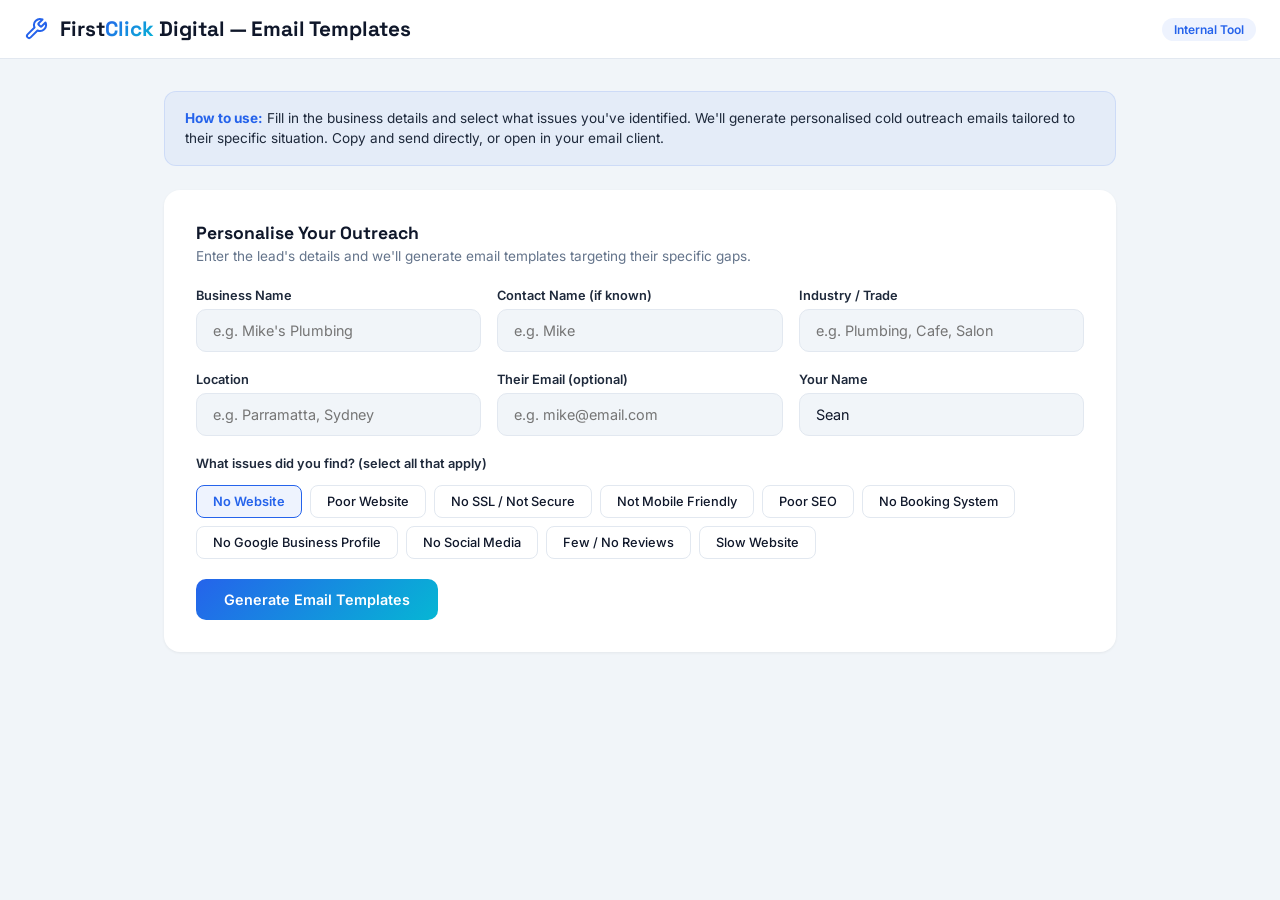
<file: tools/email-templates.html>
<!DOCTYPE html>
<html lang="en">
<head>
    <meta charset="UTF-8">
    <meta name="viewport" content="width=device-width, initial-scale=1.0">
    <title>FirstClick Digital - Email Outreach Templates</title>
    <link href="https://fonts.googleapis.com/css2?family=Inter:wght@400;500;600;700&family=Space+Grotesk:wght@500;600;700&display=swap" rel="stylesheet">
    <style>
        *, *::before, *::after { margin: 0; padding: 0; box-sizing: border-box; }
        :root {
            --primary: #2563eb;
            --accent: #06b6d4;
            --dark: #0f172a;
            --dark-2: #1e293b;
            --gray: #64748b;
            --gray-light: #94a3b8;
            --light: #f1f5f9;
            --light-2: #e2e8f0;
            --white: #ffffff;
            --green: #22c55e;
            --red: #ef4444;
            --orange: #f59e0b;
            --gradient: linear-gradient(135deg, var(--primary), var(--accent));
        }
        body { font-family: 'Inter', sans-serif; background: var(--light); color: var(--dark); min-height: 100vh; }

        .app-header {
            background: var(--white);
            border-bottom: 1px solid var(--light-2);
            padding: 16px 24px;
            display: flex;
            align-items: center;
            gap: 12px;
        }
        .app-header svg { width: 24px; height: 24px; stroke: var(--primary); }
        .app-header h1 { font-family: 'Space Grotesk', sans-serif; font-size: 1.3rem; }
        .app-header h1 span { background: var(--gradient); -webkit-background-clip: text; -webkit-text-fill-color: transparent; }
        .app-header .badge { margin-left: auto; padding: 4px 12px; background: rgba(37,99,235,0.08); color: var(--primary); font-size: 0.75rem; font-weight: 600; border-radius: 50px; }

        .container { max-width: 1000px; margin: 0 auto; padding: 32px 24px; }

        .config-panel {
            background: var(--white);
            border-radius: 16px;
            padding: 32px;
            box-shadow: 0 1px 3px rgba(0,0,0,0.06);
            margin-bottom: 24px;
        }
        .config-panel h2 { font-family: 'Space Grotesk', sans-serif; font-size: 1.1rem; margin-bottom: 4px; }
        .config-panel > p { color: var(--gray); font-size: 0.85rem; margin-bottom: 24px; }

        .config-grid {
            display: grid;
            grid-template-columns: 1fr 1fr 1fr;
            gap: 16px;
            margin-bottom: 20px;
        }
        .field label { display: block; font-size: 0.8rem; font-weight: 600; color: var(--dark-2); margin-bottom: 6px; }
        .field input, .field select {
            width: 100%;
            padding: 12px 16px;
            border: 1px solid var(--light-2);
            border-radius: 10px;
            font-size: 0.9rem;
            font-family: inherit;
            background: var(--light);
            color: var(--dark);
            outline: none;
        }
        .field input:focus, .field select:focus { border-color: var(--primary); }

        .issue-tags {
            display: flex;
            flex-wrap: wrap;
            gap: 8px;
            margin-bottom: 20px;
        }
        .issue-tags label { font-size: 0.8rem; font-weight: 600; color: var(--dark-2); margin-bottom: 6px; display: block; width: 100%; }
        .issue-tag {
            padding: 8px 16px;
            border: 1.5px solid var(--light-2);
            border-radius: 8px;
            font-size: 0.8rem;
            font-weight: 500;
            cursor: pointer;
            transition: all 0.2s;
            background: var(--white);
            user-select: none;
        }
        .issue-tag:hover { border-color: var(--primary); color: var(--primary); }
        .issue-tag.active { background: rgba(37,99,235,0.08); border-color: var(--primary); color: var(--primary); font-weight: 600; }

        .btn-generate {
            padding: 12px 28px;
            background: var(--gradient);
            color: var(--white);
            border: none;
            border-radius: 10px;
            font-size: 0.9rem;
            font-weight: 600;
            cursor: pointer;
            font-family: inherit;
            transition: transform 0.2s;
        }
        .btn-generate:hover { transform: translateY(-1px); box-shadow: 0 4px 12px rgba(37,99,235,0.3); }

        /* Templates */
        .templates { display: flex; flex-direction: column; gap: 20px; }

        .template-card {
            background: var(--white);
            border-radius: 16px;
            box-shadow: 0 1px 3px rgba(0,0,0,0.06);
            overflow: hidden;
        }
        .template-header {
            display: flex;
            align-items: center;
            justify-content: space-between;
            padding: 16px 24px;
            background: var(--light);
            border-bottom: 1px solid var(--light-2);
        }
        .template-header h3 { font-family: 'Space Grotesk', sans-serif; font-size: 0.95rem; }
        .template-tag {
            padding: 3px 10px;
            border-radius: 4px;
            font-size: 0.7rem;
            font-weight: 600;
            text-transform: uppercase;
            letter-spacing: 0.5px;
        }
        .tag-cold { background: rgba(37,99,235,0.08); color: var(--primary); }
        .tag-warm { background: rgba(245,158,11,0.08); color: var(--orange); }
        .tag-followup { background: rgba(34,197,94,0.08); color: var(--green); }

        .template-body { padding: 24px; }
        .email-field { margin-bottom: 12px; }
        .email-field-label { font-size: 0.7rem; font-weight: 600; color: var(--gray); text-transform: uppercase; letter-spacing: 0.5px; margin-bottom: 4px; }
        .email-subject {
            font-weight: 600;
            font-size: 0.95rem;
            color: var(--dark);
            padding: 8px 0;
            border-bottom: 1px solid var(--light);
            margin-bottom: 16px;
        }
        .email-body {
            font-size: 0.9rem;
            line-height: 1.8;
            color: var(--dark-2);
            white-space: pre-line;
        }
        .email-body .highlight {
            background: rgba(37,99,235,0.08);
            padding: 1px 4px;
            border-radius: 3px;
            color: var(--primary);
            font-weight: 500;
        }
        .template-footer {
            display: flex;
            gap: 8px;
            padding: 12px 24px;
            border-top: 1px solid var(--light);
        }
        .btn-copy, .btn-email {
            padding: 8px 18px;
            border-radius: 8px;
            font-size: 0.8rem;
            font-weight: 600;
            cursor: pointer;
            font-family: inherit;
            transition: all 0.2s;
            border: 1px solid var(--light-2);
            background: var(--white);
            color: var(--dark);
        }
        .btn-copy:hover, .btn-email:hover { border-color: var(--primary); color: var(--primary); }
        .btn-copy.copied { background: var(--green); color: var(--white); border-color: var(--green); }

        .tip {
            background: rgba(37,99,235,0.06);
            border: 1px solid rgba(37,99,235,0.12);
            border-radius: 12px;
            padding: 16px 20px;
            font-size: 0.85rem;
            color: var(--dark-2);
            margin-bottom: 24px;
            line-height: 1.5;
        }
        .tip strong { color: var(--primary); }

        @media (max-width: 768px) {
            .config-grid { grid-template-columns: 1fr; }
        }
    </style>
</head>
<body>
    <div class="app-header">
        <svg viewBox="0 0 24 24" fill="none" stroke="currentColor" stroke-width="2" stroke-linecap="round" stroke-linejoin="round"><path d="M14.7 6.3a1 1 0 0 0 0 1.4l1.6 1.6a1 1 0 0 0 1.4 0l3.77-3.77a6 6 0 0 1-7.94 7.94l-6.91 6.91a2.12 2.12 0 0 1-3-3l6.91-6.91a6 6 0 0 1 7.94-7.94l-3.76 3.76z"/></svg>
        <h1>First<span>Click</span> Digital &mdash; Email Templates</h1>
        <span class="badge">Internal Tool</span>
    </div>

    <div class="container">
        <div class="tip">
            <strong>How to use:</strong> Fill in the business details and select what issues you've identified. We'll generate personalised cold outreach emails tailored to their specific situation. Copy and send directly, or open in your email client.
        </div>

        <div class="config-panel">
            <h2>Personalise Your Outreach</h2>
            <p>Enter the lead's details and we'll generate email templates targeting their specific gaps.</p>

            <div class="config-grid">
                <div class="field">
                    <label>Business Name</label>
                    <input type="text" id="bizName" placeholder="e.g. Mike's Plumbing">
                </div>
                <div class="field">
                    <label>Contact Name (if known)</label>
                    <input type="text" id="contactName" placeholder="e.g. Mike">
                </div>
                <div class="field">
                    <label>Industry / Trade</label>
                    <input type="text" id="industry" placeholder="e.g. Plumbing, Cafe, Salon">
                </div>
            </div>
            <div class="config-grid">
                <div class="field">
                    <label>Location</label>
                    <input type="text" id="location" placeholder="e.g. Parramatta, Sydney">
                </div>
                <div class="field">
                    <label>Their Email (optional)</label>
                    <input type="email" id="leadEmail" placeholder="e.g. mike@email.com">
                </div>
                <div class="field">
                    <label>Your Name</label>
                    <input type="text" id="senderName" placeholder="e.g. Sean" value="Sean">
                </div>
            </div>

            <div class="issue-tags">
                <label>What issues did you find? (select all that apply)</label>
                <div class="issue-tag active" data-issue="no-website" onclick="toggleIssue(this)">No Website</div>
                <div class="issue-tag" data-issue="poor-website" onclick="toggleIssue(this)">Poor Website</div>
                <div class="issue-tag" data-issue="no-ssl" onclick="toggleIssue(this)">No SSL / Not Secure</div>
                <div class="issue-tag" data-issue="not-mobile" onclick="toggleIssue(this)">Not Mobile Friendly</div>
                <div class="issue-tag" data-issue="no-seo" onclick="toggleIssue(this)">Poor SEO</div>
                <div class="issue-tag" data-issue="no-booking" onclick="toggleIssue(this)">No Booking System</div>
                <div class="issue-tag" data-issue="no-gbp" onclick="toggleIssue(this)">No Google Business Profile</div>
                <div class="issue-tag" data-issue="no-social" onclick="toggleIssue(this)">No Social Media</div>
                <div class="issue-tag" data-issue="no-reviews" onclick="toggleIssue(this)">Few / No Reviews</div>
                <div class="issue-tag" data-issue="slow-site" onclick="toggleIssue(this)">Slow Website</div>
            </div>

            <button class="btn-generate" onclick="generateTemplates()">Generate Email Templates</button>
        </div>

        <div class="templates" id="templatesArea"></div>
    </div>

    <script>
    function toggleIssue(el) {
        el.classList.toggle('active');
    }

    function getIssues() {
        return [...document.querySelectorAll('.issue-tag.active')].map(el => el.dataset.issue);
    }

    function generateTemplates() {
        const biz = document.getElementById('bizName').value.trim() || '[Business Name]';
        const contact = document.getElementById('contactName').value.trim();
        const industry = document.getElementById('industry').value.trim() || 'your industry';
        const location = document.getElementById('location').value.trim() || 'your area';
        const sender = document.getElementById('senderName').value.trim() || 'Sean';
        const email = document.getElementById('leadEmail').value.trim();
        const issues = getIssues();

        const name = contact || 'there';
        const nameGreeting = contact ? contact : 'there';

        // Build issue-specific lines
        let issuePoints = [];
        let solutionPoints = [];

        if (issues.includes('no-website')) {
            issuePoints.push(`I noticed <span class="highlight">${biz}</span> doesn't currently have a website`);
            solutionPoints.push('A professional, mobile-friendly website optimised for Google');
        }
        if (issues.includes('poor-website')) {
            issuePoints.push(`I had a look at <span class="highlight">${biz}</span>'s current website and noticed a few areas that could be improved`);
            solutionPoints.push('A modern redesign that loads fast, looks great on mobile, and converts visitors');
        }
        if (issues.includes('no-ssl')) {
            issuePoints.push('the site is showing a "Not Secure" warning in browsers (missing SSL certificate)');
            solutionPoints.push('SSL certificate setup so customers feel safe on your site');
        }
        if (issues.includes('not-mobile')) {
            issuePoints.push('the site isn\'t mobile-friendly (over 65% of Australians search on their phone)');
            solutionPoints.push('Full mobile-responsive redesign');
        }
        if (issues.includes('no-seo')) {
            issuePoints.push('the site could be ranking much higher on Google with some SEO work');
            solutionPoints.push('Google SEO optimisation to help you rank for local searches');
        }
        if (issues.includes('no-booking')) {
            issuePoints.push('there\'s no way for customers to book online');
            solutionPoints.push('An online booking system with calendar integration');
        }
        if (issues.includes('no-gbp')) {
            issuePoints.push('the Google Business Profile isn\'t fully set up');
            solutionPoints.push('Google Business Profile setup and optimisation');
        }
        if (issues.includes('no-social')) {
            issuePoints.push('there\'s no social media presence to build trust with potential customers');
            solutionPoints.push('Social media setup and strategy');
        }
        if (issues.includes('no-reviews')) {
            issuePoints.push('there are very few online reviews, which makes it harder to build trust');
            solutionPoints.push('Review generation strategy to build social proof');
        }
        if (issues.includes('slow-site')) {
            issuePoints.push('the website is loading quite slowly, which hurts both user experience and Google rankings');
            solutionPoints.push('Speed optimisation for faster load times');
        }

        if (issuePoints.length === 0) {
            issuePoints.push(`I noticed <span class="highlight">${biz}</span> could benefit from a stronger online presence`);
            solutionPoints.push('A professional website with Google SEO and booking system');
        }

        const issueText = issuePoints.length === 1
            ? issuePoints[0]
            : issuePoints.slice(0, -1).join(', ') + ', and ' + issuePoints[issuePoints.length - 1];

        const solutionList = solutionPoints.map(s => `  \u2022 ${s}`).join('\n');

        const templates = [];

        // Template 1: Initial cold outreach
        templates.push({
            name: 'Initial Cold Outreach',
            tag: 'cold',
            tagLabel: 'Cold',
            subject: `Quick question about ${biz}'s online presence`,
            body: `Hi ${nameGreeting},

I hope this doesn't come across as too forward \u2014 ${issueText}, and I thought it was worth reaching out because you've clearly got a solid business with great reviews.

I run <span class="highlight">FirstClick Digital</span>, and we specialise in helping ${industry} businesses in ${location} get found online and start generating leads through Google.

Here's what we could set up for ${biz}:

${solutionList}

We've helped businesses just like yours go from invisible online to fully booked \u2014 and we handle everything so you don't have to lift a finger.

Would you be open to a quick 10-minute chat this week? No pressure, no sales pitch \u2014 just a straight-up conversation about what would actually help ${biz} grow.

Cheers,
${sender}
FirstClick Digital
hello@firstclickdigital.com.au`
        });

        // Template 2: Value-first approach
        templates.push({
            name: 'Free Audit Offer',
            tag: 'warm',
            tagLabel: 'Warm',
            subject: `I put together a free report for ${biz}`,
            body: `Hi ${nameGreeting},

I was doing some research on ${industry} businesses in ${location} and came across <span class="highlight">${biz}</span>. You've got a great reputation \u2014 your reviews speak for themselves.

I put together a quick digital health check for your business (completely free, no strings attached). It covers things like:

  \u2022 How you're showing up (or not) on Google
  \u2022 What your competitors are doing online
  \u2022 Quick wins that could bring in more customers

I'd love to send it through if you're interested. It takes 2 minutes to read and might give you some useful ideas, even if you don't end up working with us.

Just reply to this email and I'll send it over.

Cheers,
${sender}
FirstClick Digital
hello@firstclickdigital.com.au`
        });

        // Template 3: Competitor angle
        templates.push({
            name: 'Competitor Comparison',
            tag: 'cold',
            tagLabel: 'Cold',
            subject: `Your competitors in ${location} are getting ahead online`,
            body: `Hi ${nameGreeting},

I'll keep this short \u2014 I've been looking at ${industry} businesses in ${location}, and I noticed that some of your competitors have a much stronger online presence than <span class="highlight">${biz}</span>.

That means when someone in ${location} searches Google for a ${industry.toLowerCase()}, they're finding your competitors first.

The good news? It's a very fixable problem.

At <span class="highlight">FirstClick Digital</span>, we build Google-optimised websites with online booking systems specifically for businesses like yours. We handle everything \u2014 website, domain, email, Google Ads, the lot.

Here's what we could do for ${biz}:

${solutionList}

Would you be keen for a quick no-obligation chat? I can show you exactly what your competitors are doing and how we can get you ahead of them.

Cheers,
${sender}
FirstClick Digital
hello@firstclickdigital.com.au`
        });

        // Template 4: Follow-up
        templates.push({
            name: 'Follow-Up (3 days later)',
            tag: 'followup',
            tagLabel: 'Follow-Up',
            subject: `Re: Quick question about ${biz}'s online presence`,
            body: `Hi ${nameGreeting},

Just bumping this to the top of your inbox \u2014 I know you're busy running the business.

I reached out a few days ago about helping <span class="highlight">${biz}</span> get a stronger online presence. I genuinely think there's an opportunity here to get more customers finding and booking you through Google.

If now's not the right time, no worries at all. But if you'd like a quick 10-minute chat (or even just want me to send through some free info), just reply and I'll sort it out.

Cheers,
${sender}
FirstClick Digital
hello@firstclickdigital.com.au`
        });

        // Template 5: Social proof / case study
        templates.push({
            name: 'Social Proof / Results',
            tag: 'warm',
            tagLabel: 'Warm',
            subject: `How a ${industry} business in ${location} doubled their bookings`,
            body: `Hi ${nameGreeting},

We recently helped a ${industry.toLowerCase()} business similar to <span class="highlight">${biz}</span> go from almost zero online presence to a fully booked calendar in under 8 weeks.

Here's what we did:

  \u2022 Built them a professional, mobile-friendly website
  \u2022 Set up an online booking system that syncs with their calendar
  \u2022 Got them ranking on the first page of Google for local searches
  \u2022 Launched targeted Google Ads within their budget

The result? Their phone started ringing, bookings came in online, and they stopped losing customers to competitors who were easier to find.

I'd love to do the same for ${biz}. Would you be open to a quick chat this week?

Cheers,
${sender}
FirstClick Digital
hello@firstclickdigital.com.au`
        });

        // Render templates
        const area = document.getElementById('templatesArea');
        area.innerHTML = templates.map((t, i) => {
            const plainBody = t.body.replace(/<span class="highlight">/g, '').replace(/<\/span>/g, '');
            const mailtoSubject = encodeURIComponent(t.subject);
            const mailtoBody = encodeURIComponent(plainBody);
            const mailto = email ? `mailto:${email}?subject=${mailtoSubject}&body=${mailtoBody}` : '#';

            return `
            <div class="template-card">
                <div class="template-header">
                    <h3>${t.name}</h3>
                    <span class="template-tag tag-${t.tag}">${t.tagLabel}</span>
                </div>
                <div class="template-body">
                    <div class="email-field">
                        <div class="email-field-label">Subject Line</div>
                        <div class="email-subject">${t.subject}</div>
                    </div>
                    <div class="email-body">${t.body}</div>
                </div>
                <div class="template-footer">
                    <button class="btn-copy" onclick="copyTemplate(${i}, this)">Copy to Clipboard</button>
                    ${email ? `<a href="${mailto}" class="btn-email" style="text-decoration:none;">Open in Email Client</a>` : ''}
                </div>
            </div>`;
        }).join('');

        // Store plain text versions for copying
        window._templates = templates.map(t => ({
            subject: t.subject,
            body: t.body.replace(/<span class="highlight">/g, '').replace(/<\/span>/g, '')
        }));
    }

    function copyTemplate(index, btn) {
        const t = window._templates[index];
        const text = `Subject: ${t.subject}\n\n${t.body}`;
        navigator.clipboard.writeText(text).then(() => {
            btn.textContent = 'Copied!';
            btn.classList.add('copied');
            setTimeout(() => {
                btn.textContent = 'Copy to Clipboard';
                btn.classList.remove('copied');
            }, 2000);
        });
    }

    // Pre-fill from URL params (from lead scraper)
    const params = new URLSearchParams(window.location.search);
    if (params.get('business')) document.getElementById('bizName').value = decodeURIComponent(params.get('business'));
    if (params.get('industry')) document.getElementById('industry').value = decodeURIComponent(params.get('industry'));
    if (params.get('location')) document.getElementById('location').value = decodeURIComponent(params.get('location'));
    </script>
</body>
</html>
</file>
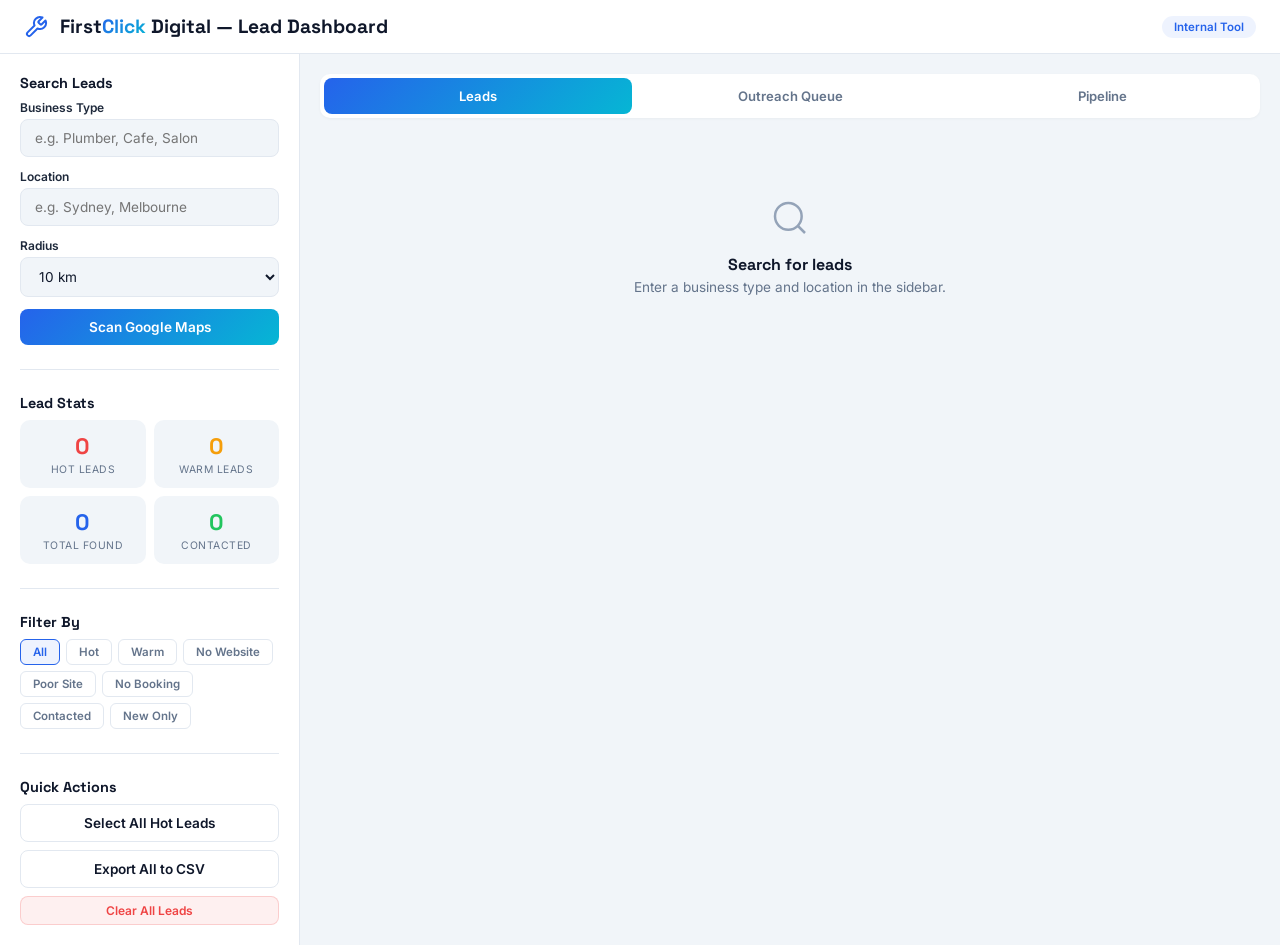
<file: tools/lead-dashboard.html>
<!DOCTYPE html>
<html lang="en">
<head>
    <meta charset="UTF-8">
    <meta name="viewport" content="width=device-width, initial-scale=1.0">
    <title>FirstClick Digital - Lead Management Dashboard</title>
    <link href="https://fonts.googleapis.com/css2?family=Inter:wght@400;500;600;700&family=Space+Grotesk:wght@500;600;700&display=swap" rel="stylesheet">
    <style>
        *, *::before, *::after { margin: 0; padding: 0; box-sizing: border-box; }
        :root {
            --primary: #2563eb; --accent: #06b6d4; --dark: #0f172a; --dark-2: #1e293b; --dark-3: #334155;
            --gray: #64748b; --gray-light: #94a3b8; --light: #f1f5f9; --light-2: #e2e8f0; --white: #ffffff;
            --green: #22c55e; --red: #ef4444; --orange: #f59e0b; --purple: #a855f7;
            --gradient: linear-gradient(135deg, var(--primary), var(--accent));
        }
        body { font-family: 'Inter', sans-serif; background: var(--light); color: var(--dark); min-height: 100vh; }

        /* Header */
        .app-header {
            background: var(--white); border-bottom: 1px solid var(--light-2);
            padding: 14px 24px; display: flex; align-items: center; gap: 12px;
        }
        .app-header svg { width: 24px; height: 24px; stroke: var(--primary); }
        .app-header h1 { font-family: 'Space Grotesk', sans-serif; font-size: 1.2rem; }
        .app-header h1 span { background: var(--gradient); -webkit-background-clip: text; -webkit-text-fill-color: transparent; background-clip: text; }
        .header-right { margin-left: auto; display: flex; align-items: center; gap: 12px; }
        .badge { padding: 4px 12px; background: rgba(37,99,235,0.08); color: var(--primary); font-size: 0.72rem; font-weight: 600; border-radius: 50px; }
        .saved-count { font-size: 0.8rem; color: var(--gray); }
        .saved-count strong { color: var(--dark); }

        /* Layout */
        .layout { display: grid; grid-template-columns: 300px 1fr; min-height: calc(100vh - 53px); }

        /* Sidebar */
        .sidebar {
            background: var(--white); border-right: 1px solid var(--light-2);
            padding: 20px; display: flex; flex-direction: column; gap: 20px; overflow-y: auto;
        }
        .sidebar h3 { font-family: 'Space Grotesk', sans-serif; font-size: 0.9rem; margin-bottom: 8px; }
        .sidebar .field { margin-bottom: 12px; }
        .sidebar label { display: block; font-size: 0.75rem; font-weight: 600; color: var(--dark-2); margin-bottom: 4px; }
        .sidebar input, .sidebar select {
            width: 100%; padding: 10px 14px; border: 1px solid var(--light-2); border-radius: 8px;
            font-size: 0.85rem; font-family: inherit; background: var(--light); color: var(--dark); outline: none;
        }
        .sidebar input:focus, .sidebar select:focus { border-color: var(--primary); }
        .btn { padding: 10px 20px; border-radius: 8px; font-size: 0.85rem; font-weight: 600; cursor: pointer; font-family: inherit; border: none; transition: all 0.2s; }
        .btn-primary { background: var(--gradient); color: var(--white); width: 100%; }
        .btn-primary:hover { box-shadow: 0 4px 12px rgba(37,99,235,0.3); }
        .btn-primary:disabled { opacity: 0.5; cursor: not-allowed; }
        .btn-outline { background: var(--white); border: 1px solid var(--light-2); color: var(--dark); }
        .btn-outline:hover { border-color: var(--primary); color: var(--primary); }
        .btn-sm { padding: 6px 14px; font-size: 0.75rem; }
        .btn-danger { background: rgba(239,68,68,0.08); color: var(--red); border: 1px solid rgba(239,68,68,0.2); }

        .divider { height: 1px; background: var(--light-2); margin: 4px 0; }

        /* Stats */
        .stats-row { display: grid; grid-template-columns: 1fr 1fr; gap: 8px; }
        .stat-box { padding: 12px; background: var(--light); border-radius: 10px; text-align: center; }
        .stat-box .num { font-family: 'Space Grotesk', sans-serif; font-size: 1.4rem; font-weight: 700; }
        .stat-box .lbl { font-size: 0.65rem; color: var(--gray); text-transform: uppercase; letter-spacing: 0.5px; margin-top: 2px; }
        .num-hot { color: var(--red); }
        .num-warm { color: var(--orange); }
        .num-total { color: var(--primary); }
        .num-contacted { color: var(--green); }

        /* Filter */
        .filter-group { display: flex; gap: 6px; flex-wrap: wrap; }
        .filter-chip {
            padding: 5px 12px; border-radius: 6px; font-size: 0.72rem; font-weight: 600;
            cursor: pointer; border: 1px solid var(--light-2); background: var(--white); color: var(--gray); transition: all 0.2s;
        }
        .filter-chip:hover { border-color: var(--primary); color: var(--primary); }
        .filter-chip.active { background: rgba(37,99,235,0.08); border-color: var(--primary); color: var(--primary); }

        /* Main content */
        .main { padding: 20px; overflow-y: auto; }

        /* Tabs */
        .tabs { display: flex; gap: 4px; margin-bottom: 20px; background: var(--white); padding: 4px; border-radius: 10px; box-shadow: 0 1px 3px rgba(0,0,0,0.04); }
        .tab {
            flex: 1; padding: 10px; text-align: center; border-radius: 8px; font-size: 0.82rem;
            font-weight: 600; cursor: pointer; color: var(--gray); transition: all 0.2s;
        }
        .tab:hover { color: var(--dark); }
        .tab.active { background: var(--gradient); color: var(--white); }
        .tab-content { display: none; }
        .tab-content.active { display: block; }

        /* Lead cards */
        .lead-list { display: flex; flex-direction: column; gap: 10px; }
        .lead-card {
            background: var(--white); border-radius: 12px; padding: 16px 20px;
            box-shadow: 0 1px 3px rgba(0,0,0,0.04); display: grid;
            grid-template-columns: 32px 1fr auto auto auto auto;
            align-items: center; gap: 16px; transition: all 0.2s; border: 1.5px solid transparent;
        }
        .lead-card:hover { border-color: var(--light-2); }
        .lead-card.selected { border-color: var(--primary); background: rgba(37,99,235,0.02); }

        .lead-check { width: 20px; height: 20px; border-radius: 4px; cursor: pointer; accent-color: var(--primary); }
        .lead-info .lead-name { font-weight: 600; font-size: 0.9rem; }
        .lead-info .lead-meta { font-size: 0.75rem; color: var(--gray); margin-top: 2px; }
        .lead-info .lead-issues { display: flex; gap: 4px; margin-top: 6px; flex-wrap: wrap; }
        .issue-pill { padding: 2px 8px; border-radius: 4px; font-size: 0.65rem; font-weight: 600; }
        .pill-red { background: rgba(239,68,68,0.1); color: var(--red); }
        .pill-orange { background: rgba(245,158,11,0.1); color: var(--orange); }
        .pill-blue { background: rgba(37,99,235,0.1); color: var(--primary); }

        .lead-rating { text-align: center; }
        .lead-rating .stars { color: #f59e0b; font-size: 0.75rem; }
        .lead-rating .count { font-size: 0.7rem; color: var(--gray); }

        .lead-score-circle {
            width: 40px; height: 40px; border-radius: 50%; display: flex; align-items: center;
            justify-content: center; font-size: 0.8rem; font-weight: 700;
        }
        .score-hot { background: rgba(239,68,68,0.1); color: var(--red); }
        .score-warm { background: rgba(245,158,11,0.1); color: var(--orange); }
        .score-cold { background: rgba(34,197,94,0.1); color: var(--green); }

        .lead-status select {
            padding: 5px 8px; border-radius: 6px; font-size: 0.72rem; font-weight: 600;
            border: 1px solid var(--light-2); font-family: inherit; background: var(--white); cursor: pointer;
        }

        .lead-actions { display: flex; gap: 6px; }
        .action-btn {
            width: 32px; height: 32px; border-radius: 6px; border: 1px solid var(--light-2);
            background: var(--white); display: flex; align-items: center; justify-content: center;
            cursor: pointer; transition: all 0.2s; font-size: 0.8rem;
        }
        .action-btn:hover { border-color: var(--primary); color: var(--primary); }
        .action-btn svg { width: 16px; height: 16px; stroke: currentColor; }

        /* Bulk actions bar */
        .bulk-bar {
            display: none; position: sticky; top: 0; z-index: 10;
            background: var(--dark); color: var(--white); padding: 12px 20px;
            border-radius: 10px; margin-bottom: 16px;
            align-items: center; justify-content: space-between;
        }
        .bulk-bar.active { display: flex; }
        .bulk-bar .bulk-info { font-size: 0.85rem; font-weight: 500; }
        .bulk-bar .bulk-actions { display: flex; gap: 8px; }
        .bulk-btn {
            padding: 7px 16px; border-radius: 6px; font-size: 0.78rem; font-weight: 600;
            cursor: pointer; font-family: inherit; border: none; transition: all 0.2s;
        }
        .bulk-email { background: var(--gradient); color: var(--white); }
        .bulk-call { background: rgba(255,255,255,0.15); color: var(--white); }
        .bulk-export { background: rgba(255,255,255,0.15); color: var(--white); }
        .bulk-deselect { background: none; color: var(--gray-light); border: 1px solid rgba(255,255,255,0.2); }

        /* Outreach Panel (modal overlay) */
        .modal-overlay {
            display: none; position: fixed; inset: 0; background: rgba(0,0,0,0.5);
            z-index: 100; align-items: center; justify-content: center;
        }
        .modal-overlay.active { display: flex; }
        .modal {
            background: var(--white); border-radius: 16px; width: 90%; max-width: 700px;
            max-height: 85vh; overflow-y: auto; box-shadow: 0 25px 60px rgba(0,0,0,0.3);
        }
        .modal-header {
            display: flex; align-items: center; justify-content: space-between;
            padding: 20px 24px; border-bottom: 1px solid var(--light-2);
        }
        .modal-header h3 { font-family: 'Space Grotesk', sans-serif; }
        .modal-close { width: 32px; height: 32px; border-radius: 6px; border: 1px solid var(--light-2); background: var(--white); cursor: pointer; font-size: 1.1rem; display: flex; align-items: center; justify-content: center; }
        .modal-body { padding: 24px; }
        .modal-footer { padding: 16px 24px; border-top: 1px solid var(--light-2); display: flex; gap: 8px; justify-content: flex-end; }

        /* Email preview in modal */
        .email-preview {
            background: var(--light); border-radius: 10px; padding: 20px; margin-bottom: 16px;
            font-size: 0.85rem; line-height: 1.7; white-space: pre-line; color: var(--dark-2);
            max-height: 300px; overflow-y: auto;
        }
        .email-subject-line { font-weight: 700; font-size: 0.9rem; margin-bottom: 12px; padding-bottom: 8px; border-bottom: 1px solid var(--light-2); }
        .recipient-list { margin-bottom: 16px; }
        .recipient-chip {
            display: inline-flex; align-items: center; gap: 6px;
            padding: 4px 12px; background: rgba(37,99,235,0.06); border-radius: 6px;
            font-size: 0.78rem; font-weight: 500; margin: 2px; color: var(--dark-2);
        }

        /* Call script */
        .call-script {
            background: var(--light); border-radius: 10px; padding: 20px; margin-bottom: 12px;
        }
        .call-script h4 { font-size: 0.85rem; color: var(--primary); margin-bottom: 8px; }
        .call-script p { font-size: 0.85rem; line-height: 1.7; color: var(--dark-2); }
        .call-script .highlight { color: var(--primary); font-weight: 600; }
        .call-list-item {
            display: flex; align-items: center; justify-content: space-between;
            padding: 12px 0; border-bottom: 1px solid var(--light);
        }
        .call-list-item:last-child { border-bottom: none; }
        .call-biz { font-weight: 600; font-size: 0.85rem; }
        .call-phone { color: var(--primary); font-weight: 600; font-size: 0.85rem; }
        .call-status { font-size: 0.72rem; }

        /* Pipeline tab */
        .pipeline-board { display: grid; grid-template-columns: repeat(4, 1fr); gap: 16px; }
        .pipeline-col { background: var(--white); border-radius: 12px; padding: 16px; min-height: 300px; }
        .pipeline-col-header { display: flex; align-items: center; justify-content: space-between; margin-bottom: 12px; }
        .pipeline-col-header h4 { font-size: 0.82rem; font-family: 'Space Grotesk', sans-serif; }
        .pipeline-count { padding: 2px 8px; border-radius: 4px; font-size: 0.7rem; font-weight: 700; background: var(--light); color: var(--gray); }
        .pipeline-card {
            padding: 12px; background: var(--light); border-radius: 8px; margin-bottom: 8px;
            cursor: grab; transition: all 0.2s; border: 1px solid transparent;
        }
        .pipeline-card:hover { border-color: var(--primary); }
        .pipeline-card .pc-name { font-weight: 600; font-size: 0.82rem; }
        .pipeline-card .pc-meta { font-size: 0.7rem; color: var(--gray); margin-top: 4px; }
        .pipeline-card .pc-score { float: right; }

        /* Empty state */
        .empty { text-align: center; padding: 60px 24px; color: var(--gray); }
        .empty svg { width: 40px; height: 40px; stroke: var(--gray-light); margin-bottom: 12px; }
        .empty h3 { font-family: 'Space Grotesk', sans-serif; color: var(--dark); margin-bottom: 4px; font-size: 1rem; }
        .empty p { font-size: 0.85rem; }

        /* Loading */
        .spinner { width: 28px; height: 28px; border: 3px solid var(--light-2); border-top-color: var(--primary); border-radius: 50%; animation: spin 0.8s linear infinite; margin: 0 auto; }
        @keyframes spin { to { transform: rotate(360deg); } }

        /* Toast */
        .toast {
            position: fixed; bottom: 24px; right: 24px; padding: 14px 24px;
            background: var(--dark); color: var(--white); border-radius: 10px;
            font-size: 0.85rem; font-weight: 500; box-shadow: 0 8px 24px rgba(0,0,0,0.2);
            transform: translateY(80px); opacity: 0; transition: all 0.3s ease; z-index: 200;
        }
        .toast.show { transform: translateY(0); opacity: 1; }

        @media (max-width: 1024px) {
            .layout { grid-template-columns: 1fr; }
            .sidebar { border-right: none; border-bottom: 1px solid var(--light-2); }
            .pipeline-board { grid-template-columns: 1fr 1fr; }
            .lead-card { grid-template-columns: 32px 1fr auto auto; gap: 12px; }
            .lead-rating, .lead-actions { display: none; }
        }
        @media (max-width: 768px) {
            .pipeline-board { grid-template-columns: 1fr; }
        }
    </style>
</head>
<body>
    <div class="app-header">
        <svg viewBox="0 0 24 24" fill="none" stroke="currentColor" stroke-width="2" stroke-linecap="round" stroke-linejoin="round"><path d="M14.7 6.3a1 1 0 0 0 0 1.4l1.6 1.6a1 1 0 0 0 1.4 0l3.77-3.77a6 6 0 0 1-7.94 7.94l-6.91 6.91a2.12 2.12 0 0 1-3-3l6.91-6.91a6 6 0 0 1 7.94-7.94l-3.76 3.76z"/></svg>
        <h1>First<span>Click</span> Digital &mdash; Lead Dashboard</h1>
        <div class="header-right">
            <span class="saved-count" id="savedCount"></span>
            <span class="badge">Internal Tool</span>
        </div>
    </div>

    <div class="layout">
        <!-- Sidebar -->
        <div class="sidebar">
            <div>
                <h3>Search Leads</h3>
                <div class="field">
                    <label>Business Type</label>
                    <input type="text" id="bizType" placeholder="e.g. Plumber, Cafe, Salon">
                </div>
                <div class="field">
                    <label>Location</label>
                    <input type="text" id="location" placeholder="e.g. Sydney, Melbourne">
                </div>
                <div class="field">
                    <label>Radius</label>
                    <select id="radius">
                        <option value="5">5 km</option>
                        <option value="10" selected>10 km</option>
                        <option value="20">20 km</option>
                        <option value="50">50 km</option>
                    </select>
                </div>
                <button class="btn btn-primary" id="searchBtn" onclick="searchLeads()">Scan Google Maps</button>
            </div>

            <div class="divider"></div>

            <div>
                <h3>Lead Stats</h3>
                <div class="stats-row">
                    <div class="stat-box"><div class="num num-hot" id="statHot">0</div><div class="lbl">Hot Leads</div></div>
                    <div class="stat-box"><div class="num num-warm" id="statWarm">0</div><div class="lbl">Warm Leads</div></div>
                </div>
                <div class="stats-row" style="margin-top:8px;">
                    <div class="stat-box"><div class="num num-total" id="statTotal">0</div><div class="lbl">Total Found</div></div>
                    <div class="stat-box"><div class="num num-contacted" id="statContacted">0</div><div class="lbl">Contacted</div></div>
                </div>
            </div>

            <div class="divider"></div>

            <div>
                <h3>Filter By</h3>
                <div class="filter-group">
                    <div class="filter-chip active" data-filter="all" onclick="setFilter('all')">All</div>
                    <div class="filter-chip" data-filter="hot" onclick="setFilter('hot')">Hot</div>
                    <div class="filter-chip" data-filter="warm" onclick="setFilter('warm')">Warm</div>
                    <div class="filter-chip" data-filter="no-website" onclick="setFilter('no-website')">No Website</div>
                    <div class="filter-chip" data-filter="poor-website" onclick="setFilter('poor-website')">Poor Site</div>
                    <div class="filter-chip" data-filter="no-booking" onclick="setFilter('no-booking')">No Booking</div>
                    <div class="filter-chip" data-filter="contacted" onclick="setFilter('contacted')">Contacted</div>
                    <div class="filter-chip" data-filter="new" onclick="setFilter('new')">New Only</div>
                </div>
            </div>

            <div class="divider"></div>

            <div>
                <h3>Quick Actions</h3>
                <button class="btn btn-outline" style="width:100%;margin-bottom:8px;" onclick="selectAllHot()">Select All Hot Leads</button>
                <button class="btn btn-outline" style="width:100%;margin-bottom:8px;" onclick="exportAll()">Export All to CSV</button>
                <button class="btn btn-danger btn-sm" style="width:100%;" onclick="clearAll()">Clear All Leads</button>
            </div>
        </div>

        <!-- Main -->
        <div class="main">
            <div class="tabs">
                <div class="tab active" data-tab="leads" onclick="switchTab('leads')">Leads</div>
                <div class="tab" data-tab="outreach" onclick="switchTab('outreach')">Outreach Queue</div>
                <div class="tab" data-tab="pipeline" onclick="switchTab('pipeline')">Pipeline</div>
            </div>

            <!-- Bulk actions -->
            <div class="bulk-bar" id="bulkBar">
                <span class="bulk-info"><strong id="selectedCount">0</strong> leads selected</span>
                <div class="bulk-actions">
                    <button class="bulk-btn bulk-email" onclick="bulkEmail()">Send Email</button>
                    <button class="bulk-btn bulk-call" onclick="bulkCall()">Call Script</button>
                    <button class="bulk-btn bulk-export" onclick="exportSelected()">Export CSV</button>
                    <button class="bulk-btn bulk-deselect" onclick="deselectAll()">Deselect</button>
                </div>
            </div>

            <!-- Leads tab -->
            <div class="tab-content active" id="tab-leads">
                <div class="lead-list" id="leadList">
                    <div class="empty">
                        <svg viewBox="0 0 24 24" fill="none" stroke="currentColor" stroke-width="1.5"><circle cx="11" cy="11" r="8"/><line x1="21" y1="21" x2="16.65" y2="16.65"/></svg>
                        <h3>Search for leads</h3>
                        <p>Enter a business type and location in the sidebar to start finding potential clients.</p>
                    </div>
                </div>
            </div>

            <!-- Outreach tab -->
            <div class="tab-content" id="tab-outreach">
                <div id="outreachList">
                    <div class="empty">
                        <svg viewBox="0 0 24 24" fill="none" stroke="currentColor" stroke-width="1.5"><path d="M4 4h16c1.1 0 2 .9 2 2v12c0 1.1-.9 2-2 2H4c-1.1 0-2-.9-2-2V6c0-1.1.9-2 2-2z"/><polyline points="22,6 12,13 2,6"/></svg>
                        <h3>No outreach queued</h3>
                        <p>Select leads and click "Send Email" to queue automated outreach.</p>
                    </div>
                </div>
            </div>

            <!-- Pipeline tab -->
            <div class="tab-content" id="tab-pipeline">
                <div class="pipeline-board">
                    <div class="pipeline-col">
                        <div class="pipeline-col-header"><h4>New Leads</h4><span class="pipeline-count" id="pipeNew">0</span></div>
                        <div id="pipeNewList"></div>
                    </div>
                    <div class="pipeline-col">
                        <div class="pipeline-col-header"><h4>Contacted</h4><span class="pipeline-count" id="pipeContacted">0</span></div>
                        <div id="pipeContactedList"></div>
                    </div>
                    <div class="pipeline-col">
                        <div class="pipeline-col-header"><h4>Interested</h4><span class="pipeline-count" id="pipeInterested">0</span></div>
                        <div id="pipeInterestedList"></div>
                    </div>
                    <div class="pipeline-col">
                        <div class="pipeline-col-header"><h4>Won</h4><span class="pipeline-count" id="pipeWon">0</span></div>
                        <div id="pipeWonList"></div>
                    </div>
                </div>
            </div>
        </div>
    </div>

    <!-- Email Modal -->
    <div class="modal-overlay" id="emailModal">
        <div class="modal">
            <div class="modal-header">
                <h3>Automated Email Outreach</h3>
                <button class="modal-close" onclick="closeModal('emailModal')">&times;</button>
            </div>
            <div class="modal-body">
                <div class="recipient-list" id="emailRecipients"></div>
                <div class="field" style="margin-bottom:16px;">
                    <label>Email Template</label>
                    <select id="templateSelect" onchange="previewTemplate()" style="width:100%;padding:10px 14px;border:1px solid var(--light-2);border-radius:8px;font-size:0.85rem;font-family:inherit;background:var(--light);">
                        <option value="cold">Initial Cold Outreach</option>
                        <option value="audit">Free Audit Offer</option>
                        <option value="competitor">Competitor Comparison</option>
                    </select>
                </div>
                <div class="field" style="margin-bottom:16px;">
                    <label>Your Name</label>
                    <input type="text" id="senderName" value="Sean" style="width:100%;padding:10px 14px;border:1px solid var(--light-2);border-radius:8px;font-size:0.85rem;font-family:inherit;background:var(--light);">
                </div>
                <label style="font-size:0.75rem;font-weight:600;color:var(--dark-2);margin-bottom:6px;display:block;">Email Preview</label>
                <div class="email-preview" id="emailPreview"></div>
                <p style="font-size:0.75rem;color:var(--gray);margin-top:8px;">Each email will be personalised with the business name, industry, location, and specific issues found.</p>
            </div>
            <div class="modal-footer">
                <button class="btn btn-outline" onclick="closeModal('emailModal')">Cancel</button>
                <button class="btn btn-primary" style="width:auto;" onclick="sendEmails()">Send to All Selected</button>
            </div>
        </div>
    </div>

    <!-- Call Script Modal -->
    <div class="modal-overlay" id="callModal">
        <div class="modal">
            <div class="modal-header">
                <h3>Cold Call Script & List</h3>
                <button class="modal-close" onclick="closeModal('callModal')">&times;</button>
            </div>
            <div class="modal-body">
                <div class="call-script">
                    <h4>Opening Script</h4>
                    <p>"Hi, is this <span class="highlight">[Contact/Owner]</span>? My name's <span class="highlight" id="callerName">Sean</span> from FirstClick Digital. I'm not trying to sell you anything today - I was actually doing some research on <span class="highlight">[industry]</span> businesses in <span class="highlight">[location]</span> and noticed that <span class="highlight">[Business Name]</span> doesn't have a website / has a website that could be working harder for you.

I help businesses like yours get found on Google and get booked online. Would you have 2 minutes for me to explain how we could help?"</p>
                </div>
                <div class="call-script">
                    <h4>If They Say Yes</h4>
                    <p>"Great - so basically what we do is build you a professional website with an online booking system, get you ranking on Google so people in your area find you first, and we can even run some targeted ads. We handle everything - domain, email, hosting, the lot.

Most of our clients see a noticeable uptick in enquiries within the first month. Would you be keen for me to send you through some info, or we could jump on a quick 10-minute call later this week to chat properly?"</p>
                </div>
                <div class="call-script">
                    <h4>If They Say No / Not Interested</h4>
                    <p>"No worries at all - I completely understand. Would it be alright if I sent you a quick email with some free info on what your competitors are doing online? No obligation, just thought it might be useful. Cheers, have a good one."</p>
                </div>
                <div class="divider" style="margin:16px 0;"></div>
                <h4 style="font-size:0.9rem;margin-bottom:12px;">Call List</h4>
                <div id="callList"></div>
            </div>
            <div class="modal-footer">
                <button class="btn btn-outline" onclick="exportCallList()">Export Call List</button>
                <button class="btn btn-outline" onclick="closeModal('callModal')">Close</button>
            </div>
        </div>
    </div>

    <!-- Toast -->
    <div class="toast" id="toast"></div>

    <script>
    // ===== STATE =====
    let leads = [];
    let selectedIds = new Set();
    let currentFilter = 'all';
    let outreachQueue = [];

    // Load saved leads from localStorage
    function loadState() {
        const saved = localStorage.getItem('fcd_leads');
        if (saved) leads = JSON.parse(saved);
        const savedOutreach = localStorage.getItem('fcd_outreach');
        if (savedOutreach) outreachQueue = JSON.parse(savedOutreach);
        updateStats();
        renderLeads();
        renderPipeline();
        renderOutreach();
    }

    function saveState() {
        localStorage.setItem('fcd_leads', JSON.stringify(leads));
        localStorage.setItem('fcd_outreach', JSON.stringify(outreachQueue));
        updateStats();
        const total = leads.length;
        document.getElementById('savedCount').innerHTML = total ? `<strong>${total}</strong> leads saved` : '';
    }

    // ===== DATA GENERATION =====
    const bizNames = {
        plumber: ['Mike\'s Plumbing','DrainPro Solutions','Aussie Pipes & Gas','QuickFlow Plumbing','AquaFix Services','Blue Tap Plumbing','PipeMaster Co','ClearDrain Plumbing','Reliable Plumbing AU','Joe\'s Emergency Plumbing','Southside Plumbing','Pacific Plumbing Group'],
        electrician: ['Spark Right Electrical','PowerUp Electricians','BrightWire Co','SafeSwitch Electrical','Voltage Pro','AllSpark Electrical','Wired Up AU','Lightning Electrical','Switch On Electrical','ProVolt Solutions'],
        cafe: ['The Daily Grind','Morning Brew Cafe','Bean Counter Coffee','Sunrise Kitchen','The Corner Pot','Flat White Co','Urban Roast','Little Lane Cafe','Golden Cup Espresso','Leaf & Bean'],
        salon: ['Luxe Hair Studio','The Cut Above','Blonde Ambition','Shear Perfection','Mane Attraction','Fade Factory','Roots & Ends','Polished Hair Co','The Style Bar','Fresh Cuts AU'],
        builder: ['Solid Ground Constructions','Aussie Build Co','Foundation First Builders','Brick & Beam','TopLine Building','Urban Edge Construction','Precision Builds AU','Hammer & Nail Co'],
        mechanic: ['Rev Automotive','TrustMech Services','Pit Stop Mechanics','GearBox Auto','WrenchRight Repairs','RoadReady Motors','SpeedFix Auto','FullService Mechanics'],
        cleaner: ['Spotless Cleaning Co','Crystal Clear Cleans','FreshStart Cleaners','Shine Bright Services','PureClean AU','Tidy Up Cleaning','Sparkle Home Services','Dust Busters AU'],
        painter: ['ColourPro Painters','BrushStrokes Painting','TrueCoat Services','A1 Painting Co','Coastal Painters','FreshCoat AU','Perfect Finish Painting','ProPaint Services'],
        landscaper: ['GreenScape Landscaping','TurfMaster Gardens','EcoLawn Services','Nature\'s Edge Landscapes','Aussie Yards','LeafLine Gardens','SunState Landscaping','TrueGreen AU'],
    };

    const suburbs = {
        sydney: ['Parramatta','Bondi','Manly','Chatswood','Liverpool','Penrith','Newtown','Surry Hills','Marrickville','Blacktown','Bankstown','Cronulla','Dee Why','Ryde','Hornsby'],
        melbourne: ['Richmond','Footscray','St Kilda','Brunswick','Fitzroy','Collingwood','South Yarra','Carlton','Doncaster','Box Hill','Dandenong','Frankston','Preston','Northcote','Hawthorn'],
        brisbane: ['Fortitude Valley','South Bank','Paddington','New Farm','West End','Toowong','Chermside','Carindale','Indooroopilly','Wynnum','Bulimba','Ascot','Nundah','Clayfield','Moorooka'],
        perth: ['Fremantle','Subiaco','Leederville','Northbridge','Joondalup','Rockingham','Morley','Cannington','Scarborough','Victoria Park'],
        adelaide: ['Glenelg','Norwood','Prospect','Unley','Henley Beach','Modbury','Salisbury','Marion','Burnside','Magill'],
    };

    function getCity(loc) {
        const l = loc.toLowerCase();
        for (const c of Object.keys(suburbs)) { if (l.includes(c)) return c; }
        return 'sydney';
    }

    function searchLeads() {
        const type = document.getElementById('bizType').value.trim().toLowerCase();
        const loc = document.getElementById('location').value.trim();
        if (!type || !loc) { showToast('Please enter a business type and location'); return; }

        document.getElementById('searchBtn').disabled = true;
        document.getElementById('searchBtn').textContent = 'Scanning...';

        setTimeout(() => {
            const city = getCity(loc);
            const citySuburbs = suburbs[city] || suburbs.sydney;
            let names = null;
            for (const [k, v] of Object.entries(bizNames)) {
                if (type.includes(k) || k.includes(type)) { names = v; break; }
            }
            if (!names) {
                names = Array.from({length:12}, (_,i) => {
                    const pre = ['Pro','Quick','Aussie','Metro','Premier','Elite','Local','TopNotch','AllStar','Reliable','Pacific','Harbour'];
                    return `${pre[i]} ${type.charAt(0).toUpperCase()+type.slice(1)}`;
                });
            }

            const count = 8 + Math.floor(Math.random() * 8);
            const shuffled = [...names].sort(() => Math.random()-0.5).slice(0, count);
            const areaCode = {sydney:'02',melbourne:'03',brisbane:'07',perth:'08',adelaide:'08'}[city]||'02';

            const newLeads = shuffled.map((name, i) => {
                const ws = Math.random();
                let websiteStatus, issues = [];
                if (ws < 0.3) { websiteStatus = 'none'; issues.push('no-website'); }
                else if (ws < 0.6) { websiteStatus = 'poor'; issues.push('poor-website'); }
                else { websiteStatus = 'ok'; }

                if (websiteStatus !== 'none') {
                    if (Math.random() > 0.5) issues.push('no-seo');
                    if (Math.random() > 0.6) issues.push('not-mobile');
                    if (Math.random() > 0.5) issues.push('no-ssl');
                    if (Math.random() > 0.7) issues.push('slow-site');
                }
                if (Math.random() > 0.6) issues.push('no-booking');
                if (Math.random() > 0.5) issues.push('no-social');
                if (Math.random() > 0.6) issues.push('no-gbp');

                const rating = (3 + Math.random()*2).toFixed(1);
                const reviews = Math.floor(2 + Math.random()*150);
                let score = 0;
                if (websiteStatus === 'none') score += 35;
                else if (websiteStatus === 'poor') score += 20;
                score += issues.length * 6;
                if (reviews > 20) score += 10;
                if (parseFloat(rating) >= 4.0) score += 10;
                score = Math.min(score + Math.floor(Math.random()*8), 99);

                return {
                    id: Date.now().toString(36) + i,
                    name,
                    industry: type.charAt(0).toUpperCase()+type.slice(1),
                    address: `${Math.floor(1+Math.random()*300)} ${['High St','Main Rd','George St','King Ave','Park Rd','Station St','Church St','Victoria Rd'][Math.floor(Math.random()*8)]}, ${citySuburbs[Math.floor(Math.random()*citySuburbs.length)]}`,
                    location: loc,
                    phone: `${areaCode} ${Math.floor(1000+Math.random()*9000)} ${Math.floor(1000+Math.random()*9000)}`,
                    email: `info@${name.toLowerCase().replace(/[^a-z]/g,'').slice(0,12)}.com.au`,
                    rating: parseFloat(rating),
                    reviews,
                    websiteStatus,
                    issues,
                    score,
                    status: 'new',
                    dateAdded: new Date().toISOString(),
                };
            });

            // Merge, avoid duplicates by name
            const existingNames = new Set(leads.map(l => l.name));
            const unique = newLeads.filter(l => !existingNames.has(l.name));
            leads = [...leads, ...unique].sort((a,b) => b.score - a.score);

            saveState();
            renderLeads();
            renderPipeline();
            document.getElementById('searchBtn').disabled = false;
            document.getElementById('searchBtn').textContent = 'Scan Google Maps';
            showToast(`Found ${unique.length} new leads`);
        }, 1800 + Math.random()*1200);
    }

    // ===== RENDERING =====
    function updateStats() {
        const hot = leads.filter(l => l.score >= 60).length;
        const warm = leads.filter(l => l.score >= 35 && l.score < 60).length;
        const contacted = leads.filter(l => l.status !== 'new').length;
        document.getElementById('statHot').textContent = hot;
        document.getElementById('statWarm').textContent = warm;
        document.getElementById('statTotal').textContent = leads.length;
        document.getElementById('statContacted').textContent = contacted;
    }

    function getFilteredLeads() {
        return leads.filter(l => {
            if (currentFilter === 'all') return true;
            if (currentFilter === 'hot') return l.score >= 60;
            if (currentFilter === 'warm') return l.score >= 35 && l.score < 60;
            if (currentFilter === 'no-website') return l.issues.includes('no-website');
            if (currentFilter === 'poor-website') return l.issues.includes('poor-website');
            if (currentFilter === 'no-booking') return l.issues.includes('no-booking');
            if (currentFilter === 'contacted') return l.status !== 'new';
            if (currentFilter === 'new') return l.status === 'new';
            return true;
        });
    }

    function renderLeads() {
        const filtered = getFilteredLeads();
        const list = document.getElementById('leadList');

        if (!filtered.length) {
            list.innerHTML = `<div class="empty"><svg viewBox="0 0 24 24" fill="none" stroke="currentColor" stroke-width="1.5"><circle cx="11" cy="11" r="8"/><line x1="21" y1="21" x2="16.65" y2="16.65"/></svg><h3>${leads.length ? 'No leads match filter' : 'Search for leads'}</h3><p>${leads.length ? 'Try a different filter.' : 'Enter a business type and location in the sidebar.'}</p></div>`;
            return;
        }

        list.innerHTML = filtered.map(l => {
            const scoreClass = l.score >= 60 ? 'score-hot' : l.score >= 35 ? 'score-warm' : 'score-cold';
            const stars = '\u2605'.repeat(Math.round(l.rating)) + '\u2606'.repeat(5-Math.round(l.rating));
            const checked = selectedIds.has(l.id) ? 'checked' : '';
            const selectedClass = selectedIds.has(l.id) ? 'selected' : '';
            const issuePills = l.issues.slice(0,3).map(iss => {
                const labels = {'no-website':'No Website','poor-website':'Poor Site','no-ssl':'No SSL','not-mobile':'Not Mobile','no-seo':'Poor SEO','no-booking':'No Booking','no-social':'No Social','no-gbp':'No GBP','slow-site':'Slow','no-reviews':'No Reviews'};
                const cls = iss.includes('website') ? 'pill-red' : iss.includes('booking') || iss.includes('ssl') ? 'pill-orange' : 'pill-blue';
                return `<span class="issue-pill ${cls}">${labels[iss]||iss}</span>`;
            }).join('') + (l.issues.length > 3 ? `<span class="issue-pill pill-blue">+${l.issues.length-3}</span>` : '');

            return `<div class="lead-card ${selectedClass}" id="card-${l.id}">
                <input type="checkbox" class="lead-check" ${checked} onchange="toggleSelect('${l.id}')">
                <div class="lead-info">
                    <div class="lead-name">${l.name}</div>
                    <div class="lead-meta">${l.address} &bull; ${l.phone}</div>
                    <div class="lead-issues">${issuePills}</div>
                </div>
                <div class="lead-rating">
                    <div class="stars">${stars}</div>
                    <div class="count">${l.rating} (${l.reviews})</div>
                </div>
                <div class="lead-score-circle ${scoreClass}">${l.score}</div>
                <div class="lead-status">
                    <select onchange="updateStatus('${l.id}', this.value)">
                        <option value="new" ${l.status==='new'?'selected':''}>New</option>
                        <option value="contacted" ${l.status==='contacted'?'selected':''}>Contacted</option>
                        <option value="interested" ${l.status==='interested'?'selected':''}>Interested</option>
                        <option value="won" ${l.status==='won'?'selected':''}>Won</option>
                        <option value="lost" ${l.status==='lost'?'selected':''}>Lost</option>
                    </select>
                </div>
                <div class="lead-actions">
                    <button class="action-btn" title="Email" onclick="emailSingle('${l.id}')">
                        <svg viewBox="0 0 24 24" fill="none" stroke-width="2" stroke-linecap="round" stroke-linejoin="round"><path d="M4 4h16c1.1 0 2 .9 2 2v12c0 1.1-.9 2-2 2H4c-1.1 0-2-.9-2-2V6c0-1.1.9-2 2-2z"/><polyline points="22,6 12,13 2,6"/></svg>
                    </button>
                    <button class="action-btn" title="Call" onclick="callSingle('${l.id}')">
                        <svg viewBox="0 0 24 24" fill="none" stroke-width="2" stroke-linecap="round" stroke-linejoin="round"><path d="M22 16.92v3a2 2 0 0 1-2.18 2 19.79 19.79 0 0 1-8.63-3.07 19.5 19.5 0 0 1-6-6 19.79 19.79 0 0 1-3.07-8.67A2 2 0 0 1 4.11 2h3a2 2 0 0 1 2 1.72 12.84 12.84 0 0 0 .7 2.81 2 2 0 0 1-.45 2.11L8.09 9.91a16 16 0 0 0 6 6l1.27-1.27a2 2 0 0 1 2.11-.45 12.84 12.84 0 0 0 2.81.7A2 2 0 0 1 22 16.92z"/></svg>
                    </button>
                </div>
            </div>`;
        }).join('');

        updateBulkBar();
    }

    // ===== SELECTION =====
    function toggleSelect(id) {
        if (selectedIds.has(id)) selectedIds.delete(id); else selectedIds.add(id);
        renderLeads();
    }

    function selectAllHot() {
        leads.filter(l => l.score >= 60).forEach(l => selectedIds.add(l.id));
        renderLeads();
        showToast(`Selected ${selectedIds.size} hot leads`);
    }

    function deselectAll() { selectedIds.clear(); renderLeads(); }

    function updateBulkBar() {
        const bar = document.getElementById('bulkBar');
        const count = selectedIds.size;
        document.getElementById('selectedCount').textContent = count;
        bar.classList.toggle('active', count > 0);
    }

    // ===== FILTERS =====
    function setFilter(f) {
        currentFilter = f;
        document.querySelectorAll('.filter-chip').forEach(c => c.classList.toggle('active', c.dataset.filter === f));
        renderLeads();
    }

    // ===== STATUS =====
    function updateStatus(id, status) {
        const lead = leads.find(l => l.id === id);
        if (lead) { lead.status = status; saveState(); renderPipeline(); }
    }

    // ===== EMAIL OUTREACH =====
    function getSelectedLeads() { return leads.filter(l => selectedIds.has(l.id)); }

    function emailSingle(id) {
        selectedIds.clear();
        selectedIds.add(id);
        bulkEmail();
    }

    function bulkEmail() {
        const selected = getSelectedLeads();
        if (!selected.length) return;

        const recipients = document.getElementById('emailRecipients');
        recipients.innerHTML = selected.map(l => `<span class="recipient-chip">${l.name} &bull; ${l.email}</span>`).join('');

        previewTemplate();
        document.getElementById('emailModal').classList.add('active');
    }

    function previewTemplate() {
        const template = document.getElementById('templateSelect').value;
        const sender = document.getElementById('senderName').value || 'Sean';
        const selected = getSelectedLeads();
        const sample = selected[0] || { name: '[Business]', industry: '[Industry]', location: '[Location]', issues: [] };

        const issueText = sample.issues.includes('no-website')
            ? `${sample.name} doesn't currently have a website`
            : `${sample.name}'s website could be working much harder for the business`;

        const templates = {
            cold: {
                subject: `Quick question about ${sample.name}'s online presence`,
                body: `Hi there,\n\nI noticed ${issueText}, and thought it was worth reaching out because you've clearly built a solid business.\n\nI run FirstClick Digital, and we help ${sample.industry} businesses in ${sample.location} get found on Google and start generating leads.\n\nWe could set up:\n  \u2022 A professional, mobile-friendly website\n  \u2022 Online booking system with calendar sync\n  \u2022 Google SEO so customers find you first\n  \u2022 Targeted Google Ads within your budget\n\nWould you be open to a quick 10-minute chat this week? No pressure at all.\n\nCheers,\n${sender}\nFirstClick Digital`
            },
            audit: {
                subject: `Free digital health check for ${sample.name}`,
                body: `Hi there,\n\nI was researching ${sample.industry} businesses in ${sample.location} and came across ${sample.name}. Your reviews are great \u2014 your reputation speaks for itself.\n\nI've put together a quick digital health check for your business (completely free). It covers:\n  \u2022 How you're showing up on Google\n  \u2022 What your competitors are doing online\n  \u2022 Quick wins to bring in more customers\n\nWant me to send it through? Takes 2 minutes to read.\n\nCheers,\n${sender}\nFirstClick Digital`
            },
            competitor: {
                subject: `Your competitors in ${sample.location} are getting ahead online`,
                body: `Hi there,\n\nI'll keep this short \u2014 I've been looking at ${sample.industry} businesses in ${sample.location}, and some of your competitors have a much stronger online presence than ${sample.name}.\n\nThat means when someone searches Google for your services, they're finding competitors first.\n\nThe good news? Very fixable.\n\nAt FirstClick Digital we build Google-optimised websites with booking systems for businesses like yours. We handle everything \u2014 website, domain, email, ads, the lot.\n\nKeen for a quick no-obligation chat?\n\nCheers,\n${sender}\nFirstClick Digital`
            }
        };

        const t = templates[template];
        document.getElementById('emailPreview').innerHTML = `<div class="email-subject-line">Subject: ${t.subject}</div>${t.body}`;
    }

    function sendEmails() {
        const selected = getSelectedLeads();
        const template = document.getElementById('templateSelect').value;
        const sender = document.getElementById('senderName').value || 'Sean';

        selected.forEach(l => {
            l.status = 'contacted';
            outreachQueue.push({
                id: l.id,
                name: l.name,
                email: l.email,
                template,
                sender,
                sentAt: new Date().toISOString(),
                status: 'sent'
            });
        });

        saveState();
        closeModal('emailModal');
        selectedIds.clear();
        renderLeads();
        renderOutreach();
        renderPipeline();
        showToast(`Emails queued for ${selected.length} leads`);
    }

    // ===== CALL SCRIPTS =====
    function callSingle(id) {
        selectedIds.clear();
        selectedIds.add(id);
        bulkCall();
    }

    function bulkCall() {
        const selected = getSelectedLeads();
        if (!selected.length) return;

        document.getElementById('callerName').textContent = document.getElementById('senderName')?.value || 'Sean';

        document.getElementById('callList').innerHTML = selected.map(l => `
            <div class="call-list-item">
                <div>
                    <div class="call-biz">${l.name}</div>
                    <div style="font-size:0.75rem;color:var(--gray);">${l.industry} &bull; ${l.address}</div>
                </div>
                <div style="text-align:right;">
                    <div class="call-phone">${l.phone}</div>
                    <div class="call-status" style="color:${l.status==='new'?'var(--orange)':'var(--green)'};">${l.status}</div>
                </div>
            </div>
        `).join('');

        document.getElementById('callModal').classList.add('active');
    }

    function exportCallList() {
        const selected = getSelectedLeads();
        const rows = [['Business','Industry','Phone','Address','Score','Status']];
        selected.forEach(l => rows.push([l.name, l.industry, l.phone, l.address, l.score, l.status]));
        downloadCSV(rows, 'call-list');
        closeModal('callModal');
    }

    // ===== OUTREACH TAB =====
    function renderOutreach() {
        const area = document.getElementById('outreachList');
        if (!outreachQueue.length) {
            area.innerHTML = `<div class="empty"><svg viewBox="0 0 24 24" fill="none" stroke="currentColor" stroke-width="1.5"><path d="M4 4h16c1.1 0 2 .9 2 2v12c0 1.1-.9 2-2 2H4c-1.1 0-2-.9-2-2V6c0-1.1.9-2 2-2z"/><polyline points="22,6 12,13 2,6"/></svg><h3>No outreach queued</h3><p>Select leads and click "Send Email" to queue automated outreach.</p></div>`;
            return;
        }

        const labels = {cold:'Cold Outreach',audit:'Free Audit Offer',competitor:'Competitor Angle'};
        area.innerHTML = `<div class="lead-list">${outreachQueue.map(o => {
            const lead = leads.find(l => l.id === o.id);
            const date = new Date(o.sentAt).toLocaleDateString('en-AU',{day:'numeric',month:'short',hour:'2-digit',minute:'2-digit'});
            return `<div class="lead-card" style="grid-template-columns:1fr auto auto;">
                <div class="lead-info">
                    <div class="lead-name">${o.name}</div>
                    <div class="lead-meta">${o.email} &bull; ${labels[o.template]||o.template}</div>
                </div>
                <div style="font-size:0.75rem;color:var(--gray);">${date}</div>
                <span class="issue-pill" style="background:rgba(34,197,94,0.1);color:var(--green);">Sent</span>
            </div>`;
        }).join('')}</div>`;
    }

    // ===== PIPELINE =====
    function renderPipeline() {
        const stages = {new:'pipeNewList',contacted:'pipeContactedList',interested:'pipeInterestedList',won:'pipeWonList'};
        const counts = {new:0,contacted:0,interested:0,won:0};

        for (const [stage, elId] of Object.entries(stages)) {
            const stageLeads = leads.filter(l => l.status === stage);
            counts[stage] = stageLeads.length;
            document.getElementById(elId).innerHTML = stageLeads.map(l => {
                const scoreClass = l.score >= 60 ? 'score-hot' : l.score >= 35 ? 'score-warm' : 'score-cold';
                return `<div class="pipeline-card">
                    <span class="lead-score-circle ${scoreClass} pc-score" style="width:28px;height:28px;font-size:0.65rem;float:right;">${l.score}</span>
                    <div class="pc-name">${l.name}</div>
                    <div class="pc-meta">${l.industry} &bull; ${l.address.split(',').pop().trim()}</div>
                </div>`;
            }).join('') || '<div style="text-align:center;padding:20px;color:var(--gray-light);font-size:0.8rem;">No leads</div>';
        }

        for (const [stage, count] of Object.entries(counts)) {
            const el = document.getElementById('pipe' + stage.charAt(0).toUpperCase() + stage.slice(1));
            if (el) el.textContent = count;
        }
    }

    // ===== TABS =====
    function switchTab(tab) {
        document.querySelectorAll('.tab').forEach(t => t.classList.toggle('active', t.dataset.tab === tab));
        document.querySelectorAll('.tab-content').forEach(t => t.classList.toggle('active', t.id === 'tab-'+tab));
    }

    // ===== MODALS =====
    function closeModal(id) { document.getElementById(id).classList.remove('active'); }

    // ===== EXPORTS =====
    function exportAll() { exportLeads(leads, 'all-leads'); }
    function exportSelected() { exportLeads(getSelectedLeads(), 'selected-leads'); closeModal('emailModal'); }

    function exportLeads(data, name) {
        const rows = [['Name','Industry','Address','Phone','Email','Rating','Reviews','Score','Issues','Status']];
        data.forEach(l => rows.push([l.name,l.industry,l.address,l.phone,l.email,l.rating,l.reviews,l.score,l.issues.join('; '),l.status]));
        downloadCSV(rows, name);
    }

    function downloadCSV(rows, name) {
        const csv = rows.map(r => r.map(c => `"${c}"`).join(',')).join('\n');
        const blob = new Blob([csv], {type:'text/csv'});
        const a = document.createElement('a');
        a.href = URL.createObjectURL(blob);
        a.download = `${name}-${new Date().toISOString().split('T')[0]}.csv`;
        a.click();
        showToast('CSV exported');
    }

    function clearAll() {
        if (!confirm('Clear all leads? This cannot be undone.')) return;
        leads = []; outreachQueue = []; selectedIds.clear();
        saveState(); renderLeads(); renderOutreach(); renderPipeline();
        showToast('All leads cleared');
    }

    // ===== TOAST =====
    function showToast(msg) {
        const t = document.getElementById('toast');
        t.textContent = msg;
        t.classList.add('show');
        setTimeout(() => t.classList.remove('show'), 2500);
    }

    // ===== INIT =====
    document.querySelectorAll('#bizType, #location').forEach(el => {
        el.addEventListener('keydown', e => { if (e.key === 'Enter') searchLeads(); });
    });

    loadState();
    </script>
</body>
</html>
</file>
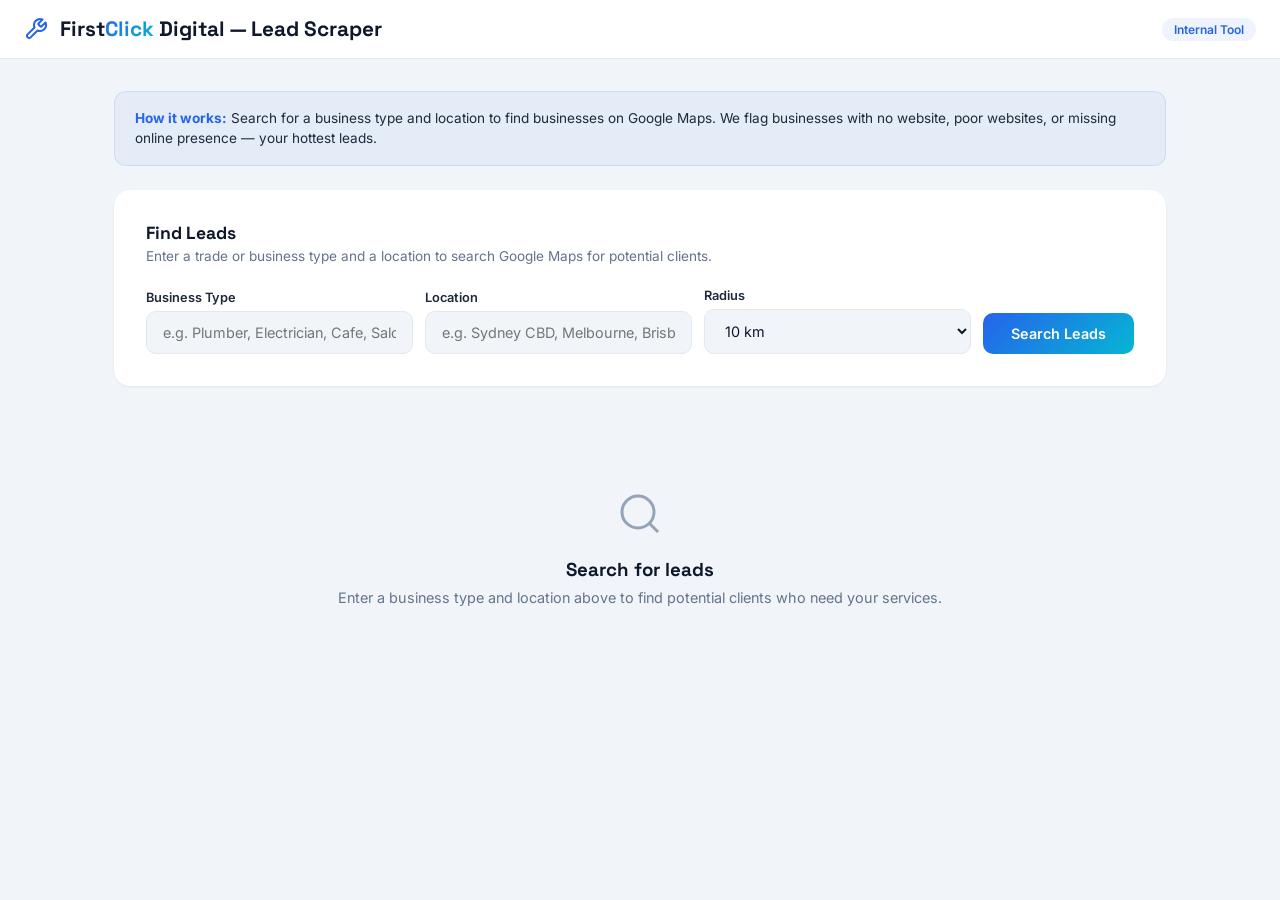
<file: tools/lead-scraper.html>
<!DOCTYPE html>
<html lang="en">
<head>
    <meta charset="UTF-8">
    <meta name="viewport" content="width=device-width, initial-scale=1.0">
    <title>FirstClick Digital - Lead Scraper</title>
    <link href="https://fonts.googleapis.com/css2?family=Inter:wght@400;500;600;700&family=Space+Grotesk:wght@500;600;700&display=swap" rel="stylesheet">
    <style>
        *, *::before, *::after { margin: 0; padding: 0; box-sizing: border-box; }
        :root {
            --primary: #2563eb;
            --accent: #06b6d4;
            --dark: #0f172a;
            --dark-2: #1e293b;
            --gray: #64748b;
            --gray-light: #94a3b8;
            --light: #f1f5f9;
            --light-2: #e2e8f0;
            --white: #ffffff;
            --green: #22c55e;
            --red: #ef4444;
            --orange: #f59e0b;
            --gradient: linear-gradient(135deg, var(--primary), var(--accent));
        }
        body { font-family: 'Inter', sans-serif; background: var(--light); color: var(--dark); min-height: 100vh; }

        .app-header {
            background: var(--white);
            border-bottom: 1px solid var(--light-2);
            padding: 16px 24px;
            display: flex;
            align-items: center;
            gap: 12px;
        }
        .app-header svg { width: 24px; height: 24px; stroke: var(--primary); }
        .app-header h1 { font-family: 'Space Grotesk', sans-serif; font-size: 1.3rem; }
        .app-header h1 span { background: var(--gradient); -webkit-background-clip: text; -webkit-text-fill-color: transparent; }
        .app-header .badge { margin-left: auto; padding: 4px 12px; background: rgba(37,99,235,0.08); color: var(--primary); font-size: 0.75rem; font-weight: 600; border-radius: 50px; }

        .container { max-width: 1100px; margin: 0 auto; padding: 32px 24px; }

        /* Search Panel */
        .search-panel {
            background: var(--white);
            border-radius: 16px;
            padding: 32px;
            box-shadow: 0 1px 3px rgba(0,0,0,0.06);
            margin-bottom: 24px;
        }
        .search-panel h2 { font-family: 'Space Grotesk', sans-serif; font-size: 1.1rem; margin-bottom: 4px; }
        .search-panel p { color: var(--gray); font-size: 0.85rem; margin-bottom: 24px; }
        .search-row { display: grid; grid-template-columns: 1fr 1fr 1fr auto; gap: 12px; align-items: end; }
        .field label { display: block; font-size: 0.8rem; font-weight: 600; color: var(--dark-2); margin-bottom: 6px; }
        .field input, .field select {
            width: 100%;
            padding: 12px 16px;
            border: 1px solid var(--light-2);
            border-radius: 10px;
            font-size: 0.9rem;
            font-family: inherit;
            background: var(--light);
            color: var(--dark);
            outline: none;
            transition: border-color 0.2s;
        }
        .field input:focus, .field select:focus { border-color: var(--primary); }
        .btn-search {
            padding: 12px 28px;
            background: var(--gradient);
            color: var(--white);
            border: none;
            border-radius: 10px;
            font-size: 0.9rem;
            font-weight: 600;
            cursor: pointer;
            font-family: inherit;
            white-space: nowrap;
            transition: transform 0.2s, box-shadow 0.2s;
        }
        .btn-search:hover { transform: translateY(-1px); box-shadow: 0 4px 12px rgba(37,99,235,0.3); }
        .btn-search:disabled { opacity: 0.6; cursor: not-allowed; transform: none; }

        /* Results */
        .results-header {
            display: flex;
            align-items: center;
            justify-content: space-between;
            margin-bottom: 16px;
        }
        .results-header h3 { font-family: 'Space Grotesk', sans-serif; font-size: 1rem; }
        .results-count { font-size: 0.8rem; color: var(--gray); }
        .btn-export {
            padding: 8px 20px;
            background: var(--white);
            border: 1px solid var(--light-2);
            border-radius: 8px;
            font-size: 0.8rem;
            font-weight: 600;
            cursor: pointer;
            font-family: inherit;
            color: var(--dark);
            transition: all 0.2s;
        }
        .btn-export:hover { border-color: var(--primary); color: var(--primary); }

        .results-table {
            background: var(--white);
            border-radius: 16px;
            overflow: hidden;
            box-shadow: 0 1px 3px rgba(0,0,0,0.06);
        }
        table { width: 100%; border-collapse: collapse; }
        thead { background: var(--light); }
        th { padding: 12px 16px; text-align: left; font-size: 0.75rem; font-weight: 600; color: var(--gray); text-transform: uppercase; letter-spacing: 0.5px; }
        td { padding: 14px 16px; font-size: 0.85rem; border-top: 1px solid var(--light-2); }
        tr:hover td { background: rgba(37,99,235,0.02); }

        .biz-name { font-weight: 600; color: var(--dark); }
        .biz-address { color: var(--gray); font-size: 0.8rem; margin-top: 2px; }
        .rating { display: flex; align-items: center; gap: 6px; }
        .stars { color: #f59e0b; font-size: 0.8rem; }
        .review-count { color: var(--gray); font-size: 0.75rem; }

        .status-badge {
            display: inline-flex;
            align-items: center;
            gap: 4px;
            padding: 4px 10px;
            border-radius: 6px;
            font-size: 0.72rem;
            font-weight: 600;
        }
        .status-none { background: rgba(239,68,68,0.1); color: var(--red); }
        .status-poor { background: rgba(245,158,11,0.1); color: var(--orange); }
        .status-ok { background: rgba(34,197,94,0.1); color: var(--green); }

        .lead-score {
            display: inline-flex;
            align-items: center;
            justify-content: center;
            width: 36px;
            height: 36px;
            border-radius: 50%;
            font-size: 0.8rem;
            font-weight: 700;
        }
        .score-hot { background: rgba(239,68,68,0.1); color: var(--red); }
        .score-warm { background: rgba(245,158,11,0.1); color: var(--orange); }
        .score-cold { background: rgba(34,197,94,0.1); color: var(--green); }

        .btn-action {
            padding: 6px 14px;
            border: 1px solid var(--primary);
            color: var(--primary);
            background: transparent;
            border-radius: 6px;
            font-size: 0.75rem;
            font-weight: 600;
            cursor: pointer;
            font-family: inherit;
            transition: all 0.2s;
        }
        .btn-action:hover { background: var(--primary); color: var(--white); }

        .empty-state {
            text-align: center;
            padding: 80px 24px;
            color: var(--gray);
        }
        .empty-state svg { width: 48px; height: 48px; stroke: var(--gray-light); margin-bottom: 16px; }
        .empty-state h3 { font-family: 'Space Grotesk', sans-serif; color: var(--dark); margin-bottom: 8px; }
        .empty-state p { font-size: 0.9rem; }

        .loading { display: none; text-align: center; padding: 40px; }
        .loading.active { display: block; }
        .spinner {
            width: 32px; height: 32px;
            border: 3px solid var(--light-2);
            border-top-color: var(--primary);
            border-radius: 50%;
            animation: spin 0.8s linear infinite;
            margin: 0 auto 12px;
        }
        @keyframes spin { to { transform: rotate(360deg); } }
        .loading p { color: var(--gray); font-size: 0.85rem; }

        .tip-bar {
            background: rgba(37,99,235,0.06);
            border: 1px solid rgba(37,99,235,0.12);
            border-radius: 12px;
            padding: 16px 20px;
            margin-bottom: 24px;
            font-size: 0.85rem;
            color: var(--dark-2);
            line-height: 1.5;
        }
        .tip-bar strong { color: var(--primary); }

        @media (max-width: 768px) {
            .search-row { grid-template-columns: 1fr; }
            .results-table { overflow-x: auto; }
            table { min-width: 700px; }
        }
    </style>
</head>
<body>
    <div class="app-header">
        <svg viewBox="0 0 24 24" fill="none" stroke="currentColor" stroke-width="2" stroke-linecap="round" stroke-linejoin="round"><path d="M14.7 6.3a1 1 0 0 0 0 1.4l1.6 1.6a1 1 0 0 0 1.4 0l3.77-3.77a6 6 0 0 1-7.94 7.94l-6.91 6.91a2.12 2.12 0 0 1-3-3l6.91-6.91a6 6 0 0 1 7.94-7.94l-3.76 3.76z"/></svg>
        <h1>First<span>Click</span> Digital &mdash; Lead Scraper</h1>
        <span class="badge">Internal Tool</span>
    </div>

    <div class="container">
        <div class="tip-bar">
            <strong>How it works:</strong> Search for a business type and location to find businesses on Google Maps. We flag businesses with no website, poor websites, or missing online presence &mdash; your hottest leads.
        </div>

        <div class="search-panel">
            <h2>Find Leads</h2>
            <p>Enter a trade or business type and a location to search Google Maps for potential clients.</p>
            <div class="search-row">
                <div class="field">
                    <label>Business Type</label>
                    <input type="text" id="businessType" placeholder="e.g. Plumber, Electrician, Cafe, Salon">
                </div>
                <div class="field">
                    <label>Location</label>
                    <input type="text" id="location" placeholder="e.g. Sydney CBD, Melbourne, Brisbane">
                </div>
                <div class="field">
                    <label>Radius</label>
                    <select id="radius">
                        <option value="5">5 km</option>
                        <option value="10" selected>10 km</option>
                        <option value="20">20 km</option>
                        <option value="50">50 km</option>
                    </select>
                </div>
                <button class="btn-search" id="searchBtn" onclick="searchLeads()">Search Leads</button>
            </div>
        </div>

        <div class="loading" id="loading">
            <div class="spinner"></div>
            <p>Scanning Google Maps for businesses...</p>
        </div>

        <div id="resultsArea" style="display:none;">
            <div class="results-header">
                <div>
                    <h3>Results</h3>
                    <span class="results-count" id="resultsCount"></span>
                </div>
                <button class="btn-export" onclick="exportCSV()">Export CSV</button>
            </div>
            <div class="results-table">
                <table>
                    <thead>
                        <tr>
                            <th>Business</th>
                            <th>Phone</th>
                            <th>Rating</th>
                            <th>Website Status</th>
                            <th>Lead Score</th>
                            <th>Action</th>
                        </tr>
                    </thead>
                    <tbody id="resultsBody"></tbody>
                </table>
            </div>
        </div>

        <div id="emptyState" class="empty-state">
            <svg viewBox="0 0 24 24" fill="none" stroke="currentColor" stroke-width="1.5"><circle cx="11" cy="11" r="8"/><line x1="21" y1="21" x2="16.65" y2="16.65"/></svg>
            <h3>Search for leads</h3>
            <p>Enter a business type and location above to find potential clients who need your services.</p>
        </div>
    </div>

    <script>
    // Simulated lead data generator (replace with real Google Maps API integration)
    const sampleBusinesses = {
        plumber: ['Mike\'s Plumbing', 'DrainPro Solutions', 'Aussie Pipes & Gas', 'QuickFlow Plumbing', 'AquaFix Services', 'Blue Tap Plumbing', 'PipeMaster Co', 'ClearDrain Plumbing', 'Reliable Plumbing AU', 'Joe\'s Emergency Plumbing', 'Southside Plumbing', 'Pacific Plumbing Group', 'Budget Plumb Co', 'AllDay Plumbing', 'Metro Pipe Services'],
        electrician: ['Spark Right Electrical', 'PowerUp Electricians', 'BrightWire Co', 'SafeSwitch Electrical', 'Voltage Pro', 'AllSpark Electrical', 'Wired Up AU', 'CurrentFlow Services', 'Lightning Electrical', 'Switch On Electrical', 'Redline Electrics', 'ProVolt Solutions', 'GreenWire Electrical', 'Suburban Sparks', 'Flash Electrical Co'],
        cafe: ['The Daily Grind', 'Morning Brew Cafe', 'Bean Counter Coffee', 'Sunrise Kitchen', 'The Corner Pot', 'Flat White Co', 'Urban Roast', 'Little Lane Cafe', 'Golden Cup Espresso', 'Leaf & Bean', 'Press Coffee House', 'Steam & Pour', 'The Laneway Kitchen', 'Baked & Brewed', 'Cup & Saucer Cafe'],
        salon: ['Luxe Hair Studio', 'The Cut Above', 'Blonde Ambition', 'Shear Perfection', 'Mane Attraction', 'Fade Factory', 'Roots & Ends', 'Polished Hair Co', 'The Style Bar', 'Fresh Cuts AU', 'Tress & Co', 'Scissor Sisters Salon', 'The Blow Dry Bar', 'Strand Salon', 'Glow Hair Studio'],
        builder: ['Solid Ground Constructions', 'Aussie Build Co', 'Foundation First Builders', 'Brick & Beam', 'TopLine Building', 'Urban Edge Construction', 'Precision Builds AU', 'Hammer & Nail Co', 'SteelFrame Solutions', 'Blue Sky Builders', 'Keystone Construction', 'TrueLevel Building', 'Summit Constructions', 'RedBrick Builders', 'ProFrame Homes'],
    };

    const suburbs = {
        sydney: ['Parramatta', 'Bondi', 'Manly', 'Chatswood', 'Liverpool', 'Penrith', 'Newtown', 'Surry Hills', 'Marrickville', 'Blacktown', 'Bankstown', 'Hurstville', 'Cronulla', 'Dee Why', 'Ryde'],
        melbourne: ['Richmond', 'Footscray', 'St Kilda', 'Brunswick', 'Fitzroy', 'Collingwood', 'South Yarra', 'Carlton', 'Doncaster', 'Box Hill', 'Dandenong', 'Frankston', 'Moonee Ponds', 'Preston', 'Northcote'],
        brisbane: ['Fortitude Valley', 'South Bank', 'Paddington', 'New Farm', 'West End', 'Toowong', 'Chermside', 'Carindale', 'Indooroopilly', 'Wynnum', 'Bulimba', 'Ascot', 'Kangaroo Point', 'Clayfield', 'Nundah'],
        perth: ['Fremantle', 'Subiaco', 'Leederville', 'Northbridge', 'Joondalup', 'Rockingham', 'Mandurah', 'Morley', 'Cannington', 'Scarborough'],
        adelaide: ['Glenelg', 'Norwood', 'Prospect', 'Unley', 'Henley Beach', 'Modbury', 'Salisbury', 'Marion', 'Semaphore', 'Burnside'],
    };

    const phoneAreaCodes = { sydney: '02', melbourne: '03', brisbane: '07', perth: '08', adelaide: '08' };

    function getCity(location) {
        const loc = location.toLowerCase();
        for (const city of Object.keys(suburbs)) {
            if (loc.includes(city)) return city;
        }
        return 'sydney';
    }

    function randomPhone(city) {
        const area = phoneAreaCodes[city] || '02';
        return `${area} ${Math.floor(1000 + Math.random() * 9000)} ${Math.floor(1000 + Math.random() * 9000)}`;
    }

    function randomRating() {
        return (3 + Math.random() * 2).toFixed(1);
    }

    function randomReviews() {
        return Math.floor(2 + Math.random() * 180);
    }

    function getWebsiteStatus() {
        const r = Math.random();
        if (r < 0.35) return { status: 'none', label: 'No Website', class: 'status-none' };
        if (r < 0.65) return { status: 'poor', label: 'Poor Website', class: 'status-poor' };
        return { status: 'ok', label: 'Has Website', class: 'status-ok' };
    }

    function getLeadScore(websiteStatus, reviews, rating) {
        let score = 0;
        if (websiteStatus === 'none') score += 40;
        else if (websiteStatus === 'poor') score += 25;
        if (reviews > 20) score += 20;
        if (reviews > 50) score += 10;
        if (parseFloat(rating) >= 4.0) score += 15;
        if (parseFloat(rating) >= 4.5) score += 10;
        score += Math.floor(Math.random() * 10);
        return Math.min(score, 99);
    }

    let currentResults = [];

    function searchLeads() {
        const type = document.getElementById('businessType').value.trim().toLowerCase();
        const location = document.getElementById('location').value.trim();

        if (!type || !location) {
            alert('Please enter both a business type and location.');
            return;
        }

        document.getElementById('searchBtn').disabled = true;
        document.getElementById('emptyState').style.display = 'none';
        document.getElementById('resultsArea').style.display = 'none';
        document.getElementById('loading').classList.add('active');

        setTimeout(() => {
            generateResults(type, location);
            document.getElementById('loading').classList.remove('active');
            document.getElementById('searchBtn').disabled = false;
        }, 2000 + Math.random() * 1500);
    }

    function generateResults(type, location) {
        const city = getCity(location);
        const citySuburbs = suburbs[city] || suburbs.sydney;

        // Find matching business names or generate generic ones
        let names = null;
        for (const [key, val] of Object.entries(sampleBusinesses)) {
            if (type.includes(key) || key.includes(type)) {
                names = val;
                break;
            }
        }
        if (!names) {
            names = Array.from({ length: 15 }, (_, i) => {
                const prefixes = ['Pro', 'Quick', 'Aussie', 'Metro', 'Premier', 'Elite', 'Local', 'TopNotch', 'AllStar', 'Reliable', 'Pacific', 'Southern', 'Harbour', 'Coast', 'Urban'];
                const cap = type.charAt(0).toUpperCase() + type.slice(1);
                return `${prefixes[i]} ${cap}`;
            });
        }

        const count = 8 + Math.floor(Math.random() * 7);
        const shuffled = [...names].sort(() => Math.random() - 0.5).slice(0, count);

        currentResults = shuffled.map(name => {
            const ws = getWebsiteStatus();
            const rating = randomRating();
            const reviews = randomReviews();
            const score = getLeadScore(ws.status, reviews, rating);
            const suburb = citySuburbs[Math.floor(Math.random() * citySuburbs.length)];
            return {
                name,
                address: `${Math.floor(1 + Math.random() * 300)} ${['High St', 'Main Rd', 'George St', 'King Ave', 'Park Rd', 'Station St', 'Church St', 'Victoria Rd'][Math.floor(Math.random() * 8)]}, ${suburb}`,
                phone: randomPhone(city),
                rating,
                reviews,
                websiteStatus: ws.status,
                websiteLabel: ws.label,
                websiteClass: ws.class,
                leadScore: score
            };
        });

        // Sort by lead score descending (hottest leads first)
        currentResults.sort((a, b) => b.leadScore - a.leadScore);

        renderResults();
    }

    function renderResults() {
        const tbody = document.getElementById('resultsBody');
        const hotLeads = currentResults.filter(r => r.websiteStatus !== 'ok').length;

        document.getElementById('resultsCount').textContent = `${currentResults.length} businesses found \u2022 ${hotLeads} hot leads`;

        tbody.innerHTML = currentResults.map(r => {
            const scoreClass = r.leadScore >= 60 ? 'score-hot' : r.leadScore >= 35 ? 'score-warm' : 'score-cold';
            const starsHtml = '\u2605'.repeat(Math.round(parseFloat(r.rating))) + '\u2606'.repeat(5 - Math.round(parseFloat(r.rating)));

            return `<tr>
                <td>
                    <div class="biz-name">${r.name}</div>
                    <div class="biz-address">${r.address}</div>
                </td>
                <td>${r.phone}</td>
                <td>
                    <div class="rating">
                        <span class="stars">${starsHtml}</span>
                        <span class="review-count">${r.rating} (${r.reviews})</span>
                    </div>
                </td>
                <td><span class="status-badge ${r.websiteClass}">${r.websiteLabel}</span></td>
                <td><span class="lead-score ${scoreClass}">${r.leadScore}</span></td>
                <td><button class="btn-action" onclick="auditLead('${encodeURIComponent(r.name)}')">Audit</button></td>
            </tr>`;
        }).join('');

        document.getElementById('resultsArea').style.display = 'block';
    }

    function auditLead(name) {
        const decoded = decodeURIComponent(name);
        window.open(`website-audit.html?business=${encodeURIComponent(decoded)}`, '_blank');
    }

    function exportCSV() {
        if (!currentResults.length) return;

        const headers = ['Business Name', 'Address', 'Phone', 'Rating', 'Reviews', 'Website Status', 'Lead Score'];
        const rows = currentResults.map(r => [
            r.name, r.address, r.phone, r.rating, r.reviews, r.websiteLabel, r.leadScore
        ]);

        const csv = [headers, ...rows].map(row => row.map(cell => `"${cell}"`).join(',')).join('\n');
        const blob = new Blob([csv], { type: 'text/csv' });
        const url = URL.createObjectURL(blob);
        const a = document.createElement('a');
        a.href = url;
        a.download = `leads-${document.getElementById('businessType').value}-${document.getElementById('location').value}-${new Date().toISOString().split('T')[0]}.csv`;
        a.click();
        URL.revokeObjectURL(url);
    }

    // Allow Enter key to trigger search
    document.querySelectorAll('#businessType, #location').forEach(el => {
        el.addEventListener('keydown', e => { if (e.key === 'Enter') searchLeads(); });
    });
    </script>
</body>
</html>
</file>
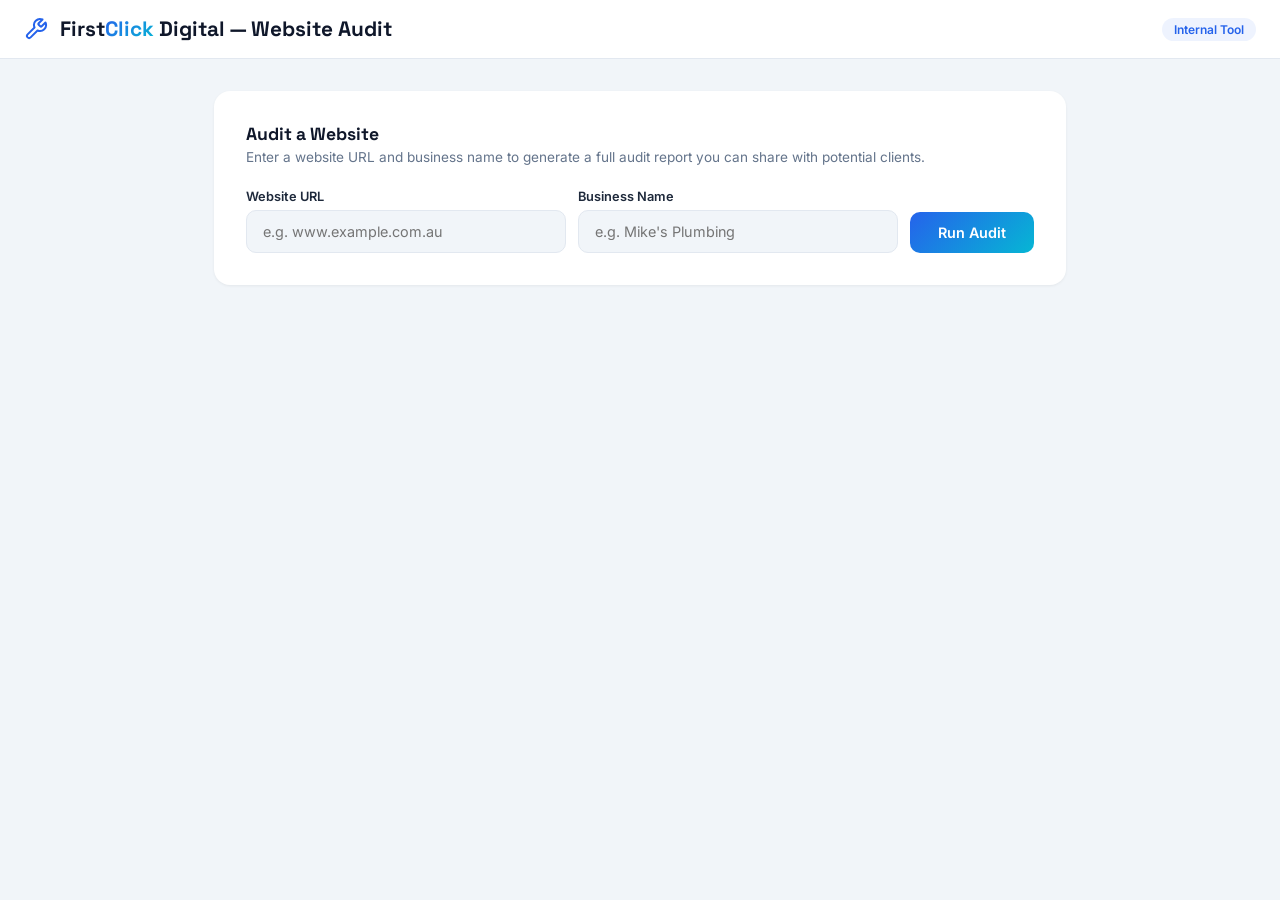
<file: tools/website-audit.html>
<!DOCTYPE html>
<html lang="en">
<head>
    <meta charset="UTF-8">
    <meta name="viewport" content="width=device-width, initial-scale=1.0">
    <title>FirstClick Digital - Website Audit Tool</title>
    <link href="https://fonts.googleapis.com/css2?family=Inter:wght@400;500;600;700&family=Space+Grotesk:wght@500;600;700&display=swap" rel="stylesheet">
    <style>
        *, *::before, *::after { margin: 0; padding: 0; box-sizing: border-box; }
        :root {
            --primary: #2563eb;
            --accent: #06b6d4;
            --dark: #0f172a;
            --dark-2: #1e293b;
            --dark-3: #334155;
            --gray: #64748b;
            --gray-light: #94a3b8;
            --light: #f1f5f9;
            --light-2: #e2e8f0;
            --white: #ffffff;
            --green: #22c55e;
            --red: #ef4444;
            --orange: #f59e0b;
            --gradient: linear-gradient(135deg, var(--primary), var(--accent));
        }
        body { font-family: 'Inter', sans-serif; background: var(--light); color: var(--dark); min-height: 100vh; }

        .app-header {
            background: var(--white);
            border-bottom: 1px solid var(--light-2);
            padding: 16px 24px;
            display: flex;
            align-items: center;
            gap: 12px;
        }
        .app-header svg { width: 24px; height: 24px; stroke: var(--primary); }
        .app-header h1 { font-family: 'Space Grotesk', sans-serif; font-size: 1.3rem; }
        .app-header h1 span { background: var(--gradient); -webkit-background-clip: text; -webkit-text-fill-color: transparent; }
        .app-header .badge { margin-left: auto; padding: 4px 12px; background: rgba(37,99,235,0.08); color: var(--primary); font-size: 0.75rem; font-weight: 600; border-radius: 50px; }

        .container { max-width: 900px; margin: 0 auto; padding: 32px 24px; }

        .search-panel {
            background: var(--white);
            border-radius: 16px;
            padding: 32px;
            box-shadow: 0 1px 3px rgba(0,0,0,0.06);
            margin-bottom: 24px;
        }
        .search-panel h2 { font-family: 'Space Grotesk', sans-serif; font-size: 1.1rem; margin-bottom: 4px; }
        .search-panel p { color: var(--gray); font-size: 0.85rem; margin-bottom: 24px; }
        .search-row { display: grid; grid-template-columns: 1fr 1fr auto; gap: 12px; align-items: end; }
        .field label { display: block; font-size: 0.8rem; font-weight: 600; color: var(--dark-2); margin-bottom: 6px; }
        .field input {
            width: 100%;
            padding: 12px 16px;
            border: 1px solid var(--light-2);
            border-radius: 10px;
            font-size: 0.9rem;
            font-family: inherit;
            background: var(--light);
            color: var(--dark);
            outline: none;
        }
        .field input:focus { border-color: var(--primary); }
        .btn-audit {
            padding: 12px 28px;
            background: var(--gradient);
            color: var(--white);
            border: none;
            border-radius: 10px;
            font-size: 0.9rem;
            font-weight: 600;
            cursor: pointer;
            font-family: inherit;
            white-space: nowrap;
            transition: transform 0.2s;
        }
        .btn-audit:hover { transform: translateY(-1px); box-shadow: 0 4px 12px rgba(37,99,235,0.3); }
        .btn-audit:disabled { opacity: 0.6; cursor: not-allowed; }

        .loading { display: none; text-align: center; padding: 60px; }
        .loading.active { display: block; }
        .spinner { width: 36px; height: 36px; border: 3px solid var(--light-2); border-top-color: var(--primary); border-radius: 50%; animation: spin 0.8s linear infinite; margin: 0 auto 16px; }
        @keyframes spin { to { transform: rotate(360deg); } }
        .loading p { color: var(--gray); font-size: 0.85rem; }
        .loading .step { margin-top: 8px; font-size: 0.8rem; color: var(--gray-light); }

        /* Report */
        .report { display: none; }
        .report.active { display: block; }

        .report-header {
            background: var(--white);
            border-radius: 16px;
            padding: 32px;
            box-shadow: 0 1px 3px rgba(0,0,0,0.06);
            margin-bottom: 24px;
            display: flex;
            align-items: center;
            justify-content: space-between;
        }
        .report-header h2 { font-family: 'Space Grotesk', sans-serif; font-size: 1.3rem; }
        .report-header .url { color: var(--gray); font-size: 0.85rem; margin-top: 4px; }
        .report-header .audit-date { color: var(--gray-light); font-size: 0.75rem; margin-top: 2px; }

        .overall-score {
            text-align: center;
            min-width: 100px;
        }
        .score-circle {
            width: 80px;
            height: 80px;
            border-radius: 50%;
            display: flex;
            align-items: center;
            justify-content: center;
            font-family: 'Space Grotesk', sans-serif;
            font-size: 1.8rem;
            font-weight: 700;
            color: var(--white);
            margin: 0 auto 6px;
        }
        .score-poor { background: linear-gradient(135deg, #ef4444, #f97316); }
        .score-fair { background: linear-gradient(135deg, #f59e0b, #eab308); }
        .score-good { background: linear-gradient(135deg, #22c55e, #06b6d4); }
        .score-label { font-size: 0.75rem; font-weight: 600; color: var(--gray); text-transform: uppercase; letter-spacing: 0.5px; }

        .report-grid {
            display: grid;
            grid-template-columns: 1fr 1fr;
            gap: 16px;
            margin-bottom: 24px;
        }

        .audit-card {
            background: var(--white);
            border-radius: 14px;
            padding: 24px;
            box-shadow: 0 1px 3px rgba(0,0,0,0.06);
        }
        .audit-card-header {
            display: flex;
            align-items: center;
            justify-content: space-between;
            margin-bottom: 16px;
        }
        .audit-card h3 { font-family: 'Space Grotesk', sans-serif; font-size: 0.95rem; }
        .card-score {
            padding: 4px 12px;
            border-radius: 6px;
            font-size: 0.75rem;
            font-weight: 700;
        }
        .card-pass { background: rgba(34,197,94,0.1); color: var(--green); }
        .card-warn { background: rgba(245,158,11,0.1); color: var(--orange); }
        .card-fail { background: rgba(239,68,68,0.1); color: var(--red); }

        .check-list { list-style: none; }
        .check-list li {
            padding: 8px 0;
            font-size: 0.85rem;
            display: flex;
            align-items: center;
            gap: 10px;
            border-bottom: 1px solid var(--light);
        }
        .check-list li:last-child { border-bottom: none; }
        .check-icon { font-size: 0.8rem; min-width: 20px; text-align: center; }
        .check-pass { color: var(--green); }
        .check-fail { color: var(--red); }
        .check-warn { color: var(--orange); }

        .progress-bar-bg {
            width: 100%;
            height: 6px;
            background: var(--light);
            border-radius: 3px;
            margin-top: 12px;
            overflow: hidden;
        }
        .progress-bar {
            height: 100%;
            border-radius: 3px;
            transition: width 1s ease;
        }

        .recommendations {
            background: var(--white);
            border-radius: 16px;
            padding: 32px;
            box-shadow: 0 1px 3px rgba(0,0,0,0.06);
            margin-bottom: 24px;
        }
        .recommendations h3 { font-family: 'Space Grotesk', sans-serif; font-size: 1.1rem; margin-bottom: 20px; }
        .rec-item {
            display: flex;
            gap: 16px;
            padding: 16px 0;
            border-bottom: 1px solid var(--light);
        }
        .rec-item:last-child { border-bottom: none; }
        .rec-priority {
            min-width: 28px;
            height: 28px;
            display: flex;
            align-items: center;
            justify-content: center;
            border-radius: 50%;
            font-size: 0.7rem;
            font-weight: 700;
            color: var(--white);
        }
        .priority-high { background: var(--red); }
        .priority-med { background: var(--orange); }
        .priority-low { background: var(--green); }
        .rec-content strong { display: block; font-size: 0.9rem; margin-bottom: 4px; }
        .rec-content p { font-size: 0.8rem; color: var(--gray); line-height: 1.5; }

        .cta-banner {
            background: linear-gradient(135deg, #1e3a5f, #0f172a);
            border-radius: 16px;
            padding: 40px;
            text-align: center;
            color: var(--white);
        }
        .cta-banner h3 { font-family: 'Space Grotesk', sans-serif; font-size: 1.3rem; margin-bottom: 8px; }
        .cta-banner p { color: rgba(255,255,255,0.7); font-size: 0.9rem; margin-bottom: 20px; }
        .cta-banner .btn-cta {
            display: inline-block;
            padding: 12px 32px;
            background: var(--gradient);
            color: var(--white);
            border-radius: 50px;
            text-decoration: none;
            font-weight: 600;
            font-size: 0.9rem;
        }
        .btn-pdf {
            padding: 10px 24px;
            background: var(--white);
            border: 1px solid var(--light-2);
            border-radius: 10px;
            font-size: 0.85rem;
            font-weight: 600;
            cursor: pointer;
            font-family: inherit;
            color: var(--dark);
            transition: all 0.2s;
        }
        .btn-pdf:hover { border-color: var(--primary); color: var(--primary); }

        @media (max-width: 768px) {
            .search-row { grid-template-columns: 1fr; }
            .report-grid { grid-template-columns: 1fr; }
            .report-header { flex-direction: column; text-align: center; gap: 16px; }
        }
    </style>
</head>
<body>
    <div class="app-header">
        <svg viewBox="0 0 24 24" fill="none" stroke="currentColor" stroke-width="2" stroke-linecap="round" stroke-linejoin="round"><path d="M14.7 6.3a1 1 0 0 0 0 1.4l1.6 1.6a1 1 0 0 0 1.4 0l3.77-3.77a6 6 0 0 1-7.94 7.94l-6.91 6.91a2.12 2.12 0 0 1-3-3l6.91-6.91a6 6 0 0 1 7.94-7.94l-3.76 3.76z"/></svg>
        <h1>First<span>Click</span> Digital &mdash; Website Audit</h1>
        <span class="badge">Internal Tool</span>
    </div>

    <div class="container">
        <div class="search-panel">
            <h2>Audit a Website</h2>
            <p>Enter a website URL and business name to generate a full audit report you can share with potential clients.</p>
            <div class="search-row">
                <div class="field">
                    <label>Website URL</label>
                    <input type="text" id="urlInput" placeholder="e.g. www.example.com.au">
                </div>
                <div class="field">
                    <label>Business Name</label>
                    <input type="text" id="bizName" placeholder="e.g. Mike's Plumbing">
                </div>
                <button class="btn-audit" id="auditBtn" onclick="runAudit()">Run Audit</button>
            </div>
        </div>

        <div class="loading" id="loading">
            <div class="spinner"></div>
            <p>Running website audit...</p>
            <div class="step" id="auditStep">Checking SSL certificate...</div>
        </div>

        <div class="report" id="report">
            <div class="report-header">
                <div>
                    <h2 id="reportBizName">Business Name</h2>
                    <div class="url" id="reportUrl">www.example.com</div>
                    <div class="audit-date" id="reportDate"></div>
                </div>
                <div class="overall-score">
                    <div class="score-circle" id="overallScore">0</div>
                    <div class="score-label" id="overallLabel">Overall Score</div>
                </div>
            </div>

            <div class="report-grid">
                <!-- Mobile Responsiveness -->
                <div class="audit-card">
                    <div class="audit-card-header">
                        <h3>Mobile Responsiveness</h3>
                        <span class="card-score" id="mobileScore"></span>
                    </div>
                    <ul class="check-list" id="mobileChecks"></ul>
                    <div class="progress-bar-bg"><div class="progress-bar" id="mobileBar"></div></div>
                </div>

                <!-- Page Speed -->
                <div class="audit-card">
                    <div class="audit-card-header">
                        <h3>Page Speed</h3>
                        <span class="card-score" id="speedScore"></span>
                    </div>
                    <ul class="check-list" id="speedChecks"></ul>
                    <div class="progress-bar-bg"><div class="progress-bar" id="speedBar"></div></div>
                </div>

                <!-- SSL & Security -->
                <div class="audit-card">
                    <div class="audit-card-header">
                        <h3>SSL & Security</h3>
                        <span class="card-score" id="sslScore"></span>
                    </div>
                    <ul class="check-list" id="sslChecks"></ul>
                    <div class="progress-bar-bg"><div class="progress-bar" id="sslBar"></div></div>
                </div>

                <!-- SEO -->
                <div class="audit-card">
                    <div class="audit-card-header">
                        <h3>SEO Fundamentals</h3>
                        <span class="card-score" id="seoScore"></span>
                    </div>
                    <ul class="check-list" id="seoChecks"></ul>
                    <div class="progress-bar-bg"><div class="progress-bar" id="seoBar"></div></div>
                </div>

                <!-- Google Business -->
                <div class="audit-card">
                    <div class="audit-card-header">
                        <h3>Google Business Profile</h3>
                        <span class="card-score" id="gbpScore"></span>
                    </div>
                    <ul class="check-list" id="gbpChecks"></ul>
                    <div class="progress-bar-bg"><div class="progress-bar" id="gbpBar"></div></div>
                </div>

                <!-- Online Presence -->
                <div class="audit-card">
                    <div class="audit-card-header">
                        <h3>Online Presence</h3>
                        <span class="card-score" id="presenceScore"></span>
                    </div>
                    <ul class="check-list" id="presenceChecks"></ul>
                    <div class="progress-bar-bg"><div class="progress-bar" id="presenceBar"></div></div>
                </div>
            </div>

            <!-- Recommendations -->
            <div class="recommendations">
                <div style="display:flex;align-items:center;justify-content:space-between;margin-bottom:20px;">
                    <h3 style="margin:0;">Recommendations</h3>
                    <button class="btn-pdf" onclick="downloadPDF()">Download PDF Report</button>
                </div>
                <div id="recsList"></div>
            </div>

            <!-- CTA -->
            <div class="cta-banner">
                <h3>Want Us to Fix All of This?</h3>
                <p>FirstClick Digital can build you a fast, mobile-friendly, SEO-optimised website with a booking system and Google Ads &mdash; all done for you.</p>
                <a href="../index.html#contact" class="btn-cta">Get a Free Quote</a>
            </div>
        </div>
    </div>

    <script>
    // Grab business name from URL params if coming from lead scraper
    const params = new URLSearchParams(window.location.search);
    if (params.get('business')) {
        document.getElementById('bizName').value = decodeURIComponent(params.get('business'));
    }

    const auditSteps = [
        'Checking SSL certificate...',
        'Testing mobile responsiveness...',
        'Measuring page load speed...',
        'Analysing SEO meta tags...',
        'Checking heading structure...',
        'Looking for Google Business Profile...',
        'Scanning social media presence...',
        'Checking image optimisation...',
        'Reviewing site accessibility...',
        'Generating report...'
    ];

    function runAudit() {
        const url = document.getElementById('urlInput').value.trim();
        const biz = document.getElementById('bizName').value.trim();

        if (!url && !biz) {
            alert('Please enter at least a website URL or business name.');
            return;
        }

        document.getElementById('auditBtn').disabled = true;
        document.getElementById('report').classList.remove('active');
        document.getElementById('loading').classList.add('active');

        let step = 0;
        const stepInterval = setInterval(() => {
            if (step < auditSteps.length) {
                document.getElementById('auditStep').textContent = auditSteps[step];
                step++;
            }
        }, 350);

        setTimeout(() => {
            clearInterval(stepInterval);
            document.getElementById('loading').classList.remove('active');
            document.getElementById('auditBtn').disabled = false;
            generateReport(url, biz);
        }, 3800);
    }

    function rand(min, max) { return Math.floor(Math.random() * (max - min + 1)) + min; }
    function pick(arr) { return arr[Math.floor(Math.random() * arr.length)]; }

    function generateReport(url, biz) {
        const displayUrl = url || 'No website found';
        document.getElementById('reportBizName').textContent = biz || 'Unknown Business';
        document.getElementById('reportUrl').textContent = displayUrl;
        document.getElementById('reportDate').textContent = `Audit date: ${new Date().toLocaleDateString('en-AU', { day: 'numeric', month: 'long', year: 'numeric' })}`;

        // Generate scores (biased toward poor results to make leads compelling)
        const mobile = generateMobileAudit(!url);
        const speed = generateSpeedAudit(!url);
        const ssl = generateSSLAudit(!url);
        const seo = generateSEOAudit(!url);
        const gbp = generateGBPAudit();
        const presence = generatePresenceAudit(!url);

        const overall = Math.round((mobile.score + speed.score + ssl.score + seo.score + gbp.score + presence.score) / 6);

        // Overall score
        const scoreEl = document.getElementById('overallScore');
        scoreEl.textContent = overall;
        scoreEl.className = 'score-circle ' + (overall >= 70 ? 'score-good' : overall >= 40 ? 'score-fair' : 'score-poor');
        document.getElementById('overallLabel').textContent = overall >= 70 ? 'Good' : overall >= 40 ? 'Needs Work' : 'Poor';

        // Render each section
        renderSection('mobile', mobile);
        renderSection('speed', speed);
        renderSection('ssl', ssl);
        renderSection('seo', seo);
        renderSection('gbp', gbp);
        renderSection('presence', presence);

        // Generate recommendations
        generateRecommendations(mobile, speed, ssl, seo, gbp, presence, !url);

        document.getElementById('report').classList.add('active');
    }

    function renderSection(id, data) {
        const scoreEl = document.getElementById(id + 'Score');
        scoreEl.textContent = data.score + '/100';
        scoreEl.className = 'card-score ' + (data.score >= 70 ? 'card-pass' : data.score >= 40 ? 'card-warn' : 'card-fail');

        const bar = document.getElementById(id + 'Bar');
        bar.style.width = data.score + '%';
        bar.style.background = data.score >= 70 ? 'var(--green)' : data.score >= 40 ? 'var(--orange)' : 'var(--red)';

        const list = document.getElementById(id + 'Checks');
        list.innerHTML = data.checks.map(c => {
            const cls = c.status === 'pass' ? 'check-pass' : c.status === 'fail' ? 'check-fail' : 'check-warn';
            const icon = c.status === 'pass' ? '\u2713' : c.status === 'fail' ? '\u2717' : '\u26A0';
            return `<li><span class="check-icon ${cls}">${icon}</span> ${c.label}</li>`;
        }).join('');
    }

    function generateMobileAudit(noSite) {
        if (noSite) return { score: 0, checks: [
            { status: 'fail', label: 'No website to test' },
            { status: 'fail', label: 'No mobile experience available' },
            { status: 'fail', label: 'Losing mobile customers' },
        ]};
        const responsive = Math.random() > 0.4;
        const viewport = Math.random() > 0.3;
        const tapTargets = Math.random() > 0.5;
        const fontSizes = Math.random() > 0.4;
        let score = 0;
        if (responsive) score += 30;
        if (viewport) score += 25;
        if (tapTargets) score += 20;
        if (fontSizes) score += 25;
        return { score, checks: [
            { status: responsive ? 'pass' : 'fail', label: responsive ? 'Responsive design detected' : 'Not mobile responsive' },
            { status: viewport ? 'pass' : 'fail', label: viewport ? 'Viewport meta tag present' : 'Missing viewport meta tag' },
            { status: tapTargets ? 'pass' : 'warn', label: tapTargets ? 'Tap targets properly sized' : 'Tap targets too small' },
            { status: fontSizes ? 'pass' : 'warn', label: fontSizes ? 'Font sizes legible on mobile' : 'Font sizes too small on mobile' },
        ]};
    }

    function generateSpeedAudit(noSite) {
        if (noSite) return { score: 0, checks: [
            { status: 'fail', label: 'No website to test' },
            { status: 'fail', label: 'No performance data available' },
        ]};
        const loadTime = (1.5 + Math.random() * 7).toFixed(1);
        const images = Math.random() > 0.5;
        const minified = Math.random() > 0.6;
        const caching = Math.random() > 0.6;
        let score = loadTime < 3 ? 40 : loadTime < 5 ? 25 : 10;
        if (images) score += 20;
        if (minified) score += 20;
        if (caching) score += 20;
        return { score: Math.min(score, 100), checks: [
            { status: loadTime < 3 ? 'pass' : loadTime < 5 ? 'warn' : 'fail', label: `Page load time: ${loadTime}s ${loadTime > 5 ? '(very slow)' : loadTime > 3 ? '(slow)' : '(good)'}` },
            { status: images ? 'pass' : 'fail', label: images ? 'Images are optimised' : 'Images not optimised (large file sizes)' },
            { status: minified ? 'pass' : 'fail', label: minified ? 'CSS/JS minified' : 'CSS/JS not minified' },
            { status: caching ? 'pass' : 'warn', label: caching ? 'Browser caching enabled' : 'No browser caching configured' },
        ]};
    }

    function generateSSLAudit(noSite) {
        if (noSite) return { score: 0, checks: [
            { status: 'fail', label: 'No website - no SSL protection' },
            { status: 'fail', label: 'Customers see "Not Secure" warning' },
        ]};
        const hasSSL = Math.random() > 0.4;
        const redirect = Math.random() > 0.5;
        const headers = Math.random() > 0.6;
        let score = 0;
        if (hasSSL) score += 50;
        if (redirect) score += 25;
        if (headers) score += 25;
        return { score, checks: [
            { status: hasSSL ? 'pass' : 'fail', label: hasSSL ? 'SSL certificate active (HTTPS)' : 'No SSL certificate - site shows "Not Secure"' },
            { status: redirect ? 'pass' : 'fail', label: redirect ? 'HTTP redirects to HTTPS' : 'No HTTP to HTTPS redirect' },
            { status: headers ? 'pass' : 'warn', label: headers ? 'Security headers configured' : 'Missing security headers' },
        ]};
    }

    function generateSEOAudit(noSite) {
        if (noSite) return { score: 0, checks: [
            { status: 'fail', label: 'No website - invisible to Google' },
            { status: 'fail', label: 'No meta tags or content to index' },
            { status: 'fail', label: 'Not appearing in search results' },
        ]};
        const title = Math.random() > 0.3;
        const desc = Math.random() > 0.5;
        const headings = Math.random() > 0.4;
        const altTags = Math.random() > 0.6;
        const sitemap = Math.random() > 0.7;
        let score = 0;
        if (title) score += 25;
        if (desc) score += 20;
        if (headings) score += 20;
        if (altTags) score += 15;
        if (sitemap) score += 20;
        return { score, checks: [
            { status: title ? 'pass' : 'fail', label: title ? 'Page title tag present' : 'Missing or poor page title' },
            { status: desc ? 'pass' : 'fail', label: desc ? 'Meta description present' : 'No meta description' },
            { status: headings ? 'pass' : 'warn', label: headings ? 'Heading structure (H1-H3) correct' : 'Poor heading structure' },
            { status: altTags ? 'pass' : 'warn', label: altTags ? 'Image alt tags present' : 'Missing image alt tags' },
            { status: sitemap ? 'pass' : 'fail', label: sitemap ? 'XML sitemap found' : 'No XML sitemap' },
        ]};
    }

    function generateGBPAudit() {
        const claimed = Math.random() > 0.4;
        const hours = Math.random() > 0.5;
        const photos = Math.random() > 0.6;
        const reviews = Math.random() > 0.4;
        let score = 0;
        if (claimed) score += 35;
        if (hours) score += 20;
        if (photos) score += 20;
        if (reviews) score += 25;
        return { score, checks: [
            { status: claimed ? 'pass' : 'fail', label: claimed ? 'Google Business Profile claimed' : 'Google Business Profile not claimed' },
            { status: hours ? 'pass' : 'warn', label: hours ? 'Business hours listed' : 'Business hours not set' },
            { status: photos ? 'pass' : 'warn', label: photos ? 'Business photos uploaded' : 'No business photos' },
            { status: reviews ? 'pass' : 'warn', label: reviews ? 'Has customer reviews' : 'No customer reviews' },
        ]};
    }

    function generatePresenceAudit(noSite) {
        const facebook = Math.random() > 0.4;
        const instagram = Math.random() > 0.5;
        const linkedin = Math.random() > 0.7;
        const booking = Math.random() > 0.75;
        let score = 0;
        if (facebook) score += 25;
        if (instagram) score += 25;
        if (linkedin) score += 20;
        if (booking) score += 30;
        if (noSite) score = Math.max(score - 20, 0);
        return { score, checks: [
            { status: facebook ? 'pass' : 'fail', label: facebook ? 'Facebook page found' : 'No Facebook page' },
            { status: instagram ? 'pass' : 'fail', label: instagram ? 'Instagram profile found' : 'No Instagram presence' },
            { status: linkedin ? 'pass' : 'warn', label: linkedin ? 'LinkedIn profile found' : 'No LinkedIn presence' },
            { status: booking ? 'pass' : 'fail', label: booking ? 'Online booking system detected' : 'No online booking system' },
        ]};
    }

    function generateRecommendations(mobile, speed, ssl, seo, gbp, presence, noSite) {
        const recs = [];

        if (noSite) {
            recs.push({ priority: 'high', title: 'Build a professional website', desc: 'This business has no website. A mobile-responsive, SEO-optimised website is essential for being found on Google and converting online searches into customers.' });
        }
        if (mobile.score < 50) recs.push({ priority: 'high', title: 'Fix mobile responsiveness', desc: 'Over 65% of web traffic in Australia comes from mobile devices. A non-responsive site is losing the majority of potential customers.' });
        if (ssl.score < 50) recs.push({ priority: 'high', title: 'Install SSL certificate', desc: 'Without HTTPS, browsers show a "Not Secure" warning that drives customers away. SSL is also a Google ranking factor.' });
        if (seo.score < 50) recs.push({ priority: 'high', title: 'Implement basic SEO', desc: 'Missing meta tags, poor headings, and no sitemap mean Google can\'t properly index this site. Proper SEO could significantly improve search visibility.' });
        if (speed.score < 50) recs.push({ priority: 'med', title: 'Improve page load speed', desc: 'Slow sites lose visitors. Every second of delay reduces conversions by 7%. Image optimisation and caching would make a big difference.' });
        if (gbp.score < 50) recs.push({ priority: 'med', title: 'Set up Google Business Profile', desc: 'A properly optimised Google Business Profile is critical for appearing in local map results when customers search for services nearby.' });
        if (presence.score < 50) recs.push({ priority: 'med', title: 'Build social media presence', desc: 'Active social media profiles build trust, drive traffic, and help potential customers find and engage with the business.' });
        if (!noSite && presence.checks.find(c => c.label.includes('No online booking'))) {
            recs.push({ priority: 'med', title: 'Add online booking system', desc: 'Allowing customers to book directly online reduces phone calls, eliminates back-and-forth, and fills the calendar even outside business hours.' });
        }

        recs.push({ priority: 'low', title: 'Set up Google Ads', desc: 'Targeted Google Ads can put this business in front of people actively searching for these services, generating immediate leads while SEO builds long-term visibility.' });

        document.getElementById('recsList').innerHTML = recs.map(r => `
            <div class="rec-item">
                <div class="rec-priority priority-${r.priority}">${r.priority === 'high' ? '!' : r.priority === 'med' ? '~' : '\u2713'}</div>
                <div class="rec-content">
                    <strong>${r.title}</strong>
                    <p>${r.desc}</p>
                </div>
            </div>
        `).join('');
    }

    function downloadPDF() {
        // Generate a printable version
        const biz = document.getElementById('reportBizName').textContent;
        const printWindow = window.open('', '_blank');
        const reportContent = document.getElementById('report').innerHTML;

        printWindow.document.write(`
            <!DOCTYPE html>
            <html>
            <head>
                <title>Website Audit - ${biz} | FirstClick Digital</title>
                <link href="https://fonts.googleapis.com/css2?family=Inter:wght@400;500;600;700&family=Space+Grotesk:wght@500;600;700&display=swap" rel="stylesheet">
                <style>
                    body { font-family: 'Inter', sans-serif; color: #0f172a; padding: 40px; max-width: 900px; margin: 0 auto; }
                    h2, h3 { font-family: 'Space Grotesk', sans-serif; }
                    .report-header { display: flex; justify-content: space-between; align-items: center; padding-bottom: 20px; border-bottom: 2px solid #e2e8f0; margin-bottom: 24px; }
                    .report-grid { display: grid; grid-template-columns: 1fr 1fr; gap: 16px; margin-bottom: 24px; }
                    .audit-card { border: 1px solid #e2e8f0; border-radius: 12px; padding: 20px; }
                    .audit-card-header { display: flex; justify-content: space-between; margin-bottom: 12px; }
                    .card-score { padding: 2px 10px; border-radius: 4px; font-size: 0.75rem; font-weight: 700; }
                    .card-pass { background: rgba(34,197,94,0.1); color: #22c55e; }
                    .card-warn { background: rgba(245,158,11,0.1); color: #f59e0b; }
                    .card-fail { background: rgba(239,68,68,0.1); color: #ef4444; }
                    .check-list { list-style: none; padding: 0; }
                    .check-list li { padding: 6px 0; font-size: 0.85rem; display: flex; align-items: center; gap: 8px; }
                    .check-pass { color: #22c55e; } .check-fail { color: #ef4444; } .check-warn { color: #f59e0b; }
                    .score-circle { width: 70px; height: 70px; border-radius: 50%; display: flex; align-items: center; justify-content: center; font-size: 1.6rem; font-weight: 700; color: white; margin: 0 auto 4px; }
                    .score-poor { background: linear-gradient(135deg, #ef4444, #f97316); }
                    .score-fair { background: linear-gradient(135deg, #f59e0b, #eab308); }
                    .score-good { background: linear-gradient(135deg, #22c55e, #06b6d4); }
                    .score-label { font-size: 0.7rem; text-align: center; color: #64748b; text-transform: uppercase; }
                    .recommendations { margin-bottom: 24px; }
                    .rec-item { display: flex; gap: 12px; padding: 12px 0; border-bottom: 1px solid #f1f5f9; }
                    .rec-priority { min-width: 24px; height: 24px; display: flex; align-items: center; justify-content: center; border-radius: 50%; font-size: 0.65rem; font-weight: 700; color: white; }
                    .priority-high { background: #ef4444; } .priority-med { background: #f59e0b; } .priority-low { background: #22c55e; }
                    .rec-content strong { font-size: 0.85rem; } .rec-content p { font-size: 0.8rem; color: #64748b; }
                    .progress-bar-bg, .btn-pdf, .cta-banner { display: none; }
                    .overall-score { text-align: center; }
                    @media print { body { padding: 20px; } }
                    .watermark { text-align: center; margin-top: 40px; padding-top: 20px; border-top: 2px solid #e2e8f0; color: #64748b; font-size: 0.85rem; }
                    .watermark strong { color: #2563eb; }
                </style>
            </head>
            <body>
                ${reportContent}
                <div class="watermark">
                    Report generated by <strong>FirstClick Digital</strong> | firstclickdigital.com.au
                </div>
                <script>window.print();<\/script>
            </body>
            </html>
        `);
    }

    // Enter key triggers audit
    document.querySelectorAll('#urlInput, #bizName').forEach(el => {
        el.addEventListener('keydown', e => { if (e.key === 'Enter') runAudit(); });
    });
    </script>
</body>
</html>
</file>
<file: styles.css>
/* ===== Reset & Base ===== */
*, *::before, *::after {
    margin: 0;
    padding: 0;
    box-sizing: border-box;
}

:root {
    --primary: #0369A1;
    --primary-dark: #075985;
    --primary-light: #0EA5E9;
    --accent: #06b6d4;
    --dark: #0F172A;
    --dark-2: #1E293B;
    --dark-3: #334155;
    --gray: #475569;
    --gray-light: #94a3b8;
    --text: #020617;
    --light: #F8FAFC;
    --light-2: #e2e8f0;
    --white: #ffffff;
    --gradient: linear-gradient(135deg, var(--primary), var(--accent));
    --gradient-dark: linear-gradient(135deg, #1e3a5f, #0f172a);
    --gradient-hero: linear-gradient(180deg, #1e3a5f 0%, #0f172a 50%);
    --shadow: 0 4px 6px -1px rgba(0, 0, 0, 0.08), 0 2px 4px -2px rgba(0, 0, 0, 0.06);
    --shadow-lg: 0 10px 15px -3px rgba(0, 0, 0, 0.08), 0 4px 6px -4px rgba(0, 0, 0, 0.06);
    --shadow-xl: 0 20px 25px -5px rgba(0, 0, 0, 0.08), 0 8px 10px -6px rgba(0, 0, 0, 0.06);
    --radius: 12px;
    --radius-lg: 20px;
    --transition: 200ms ease;
}

html {
    scroll-behavior: smooth;
    font-size: 16px;
}

body {
    font-family: 'Open Sans', -apple-system, BlinkMacSystemFont, sans-serif;
    color: var(--text);
    background: var(--white);
    line-height: 1.65;
    overflow-x: hidden;
    -webkit-font-smoothing: antialiased;
    -moz-osx-font-smoothing: grayscale;
}

h1, h2, h3, h4 {
    font-family: 'Poppins', 'Open Sans', sans-serif;
    line-height: 1.2;
    font-weight: 700;
    color: var(--dark);
}

/* Accessibility - Reduced Motion */
@media (prefers-reduced-motion: reduce) {
    *, *::before, *::after {
        animation-duration: 0.01ms !important;
        animation-iteration-count: 1 !important;
        transition-duration: 0.01ms !important;
    }
}

/* Focus States */
*:focus-visible {
    outline: 2px solid var(--primary);
    outline-offset: 2px;
    border-radius: 4px;
}

.container {
    max-width: 1200px;
    margin: 0 auto;
    padding: 0 24px;
}

.accent {
    background: var(--gradient);
    -webkit-background-clip: text;
    -webkit-text-fill-color: transparent;
    background-clip: text;
}

/* ===== Animations ===== */
.fade-in {
    opacity: 0;
    transform: translateY(30px);
    transition: opacity 0.6s ease, transform 0.6s ease;
}

.fade-in.visible {
    opacity: 1;
    transform: translateY(0);
}

.fade-in:nth-child(2) { transition-delay: 0.1s; }
.fade-in:nth-child(3) { transition-delay: 0.2s; }
.fade-in:nth-child(4) { transition-delay: 0.3s; }
.fade-in:nth-child(5) { transition-delay: 0.4s; }
.fade-in:nth-child(6) { transition-delay: 0.5s; }


/* ===== Navbar ===== */
.navbar {
    position: fixed;
    top: 12px;
    left: 16px;
    right: 16px;
    z-index: 1000;
    padding: 14px 8px;
    background: rgba(255, 255, 255, 0.95);
    backdrop-filter: blur(16px);
    border-radius: 16px;
    box-shadow: 0 2px 12px rgba(0, 0, 0, 0.06);
    transition: all var(--transition);
}

.navbar.scrolled {
    top: 8px;
    padding: 10px 8px;
    box-shadow: 0 4px 20px rgba(0, 0, 0, 0.1);
}

.nav-container {
    display: flex;
    align-items: center;
    justify-content: space-between;
}

.logo {
    display: flex;
    align-items: center;
    gap: 10px;
    text-decoration: none;
    color: var(--dark);
}

.logo-icon {
    display: flex;
    align-items: center;
}

.logo-icon svg {
    width: 26px;
    height: 26px;
    stroke: var(--primary);
    filter: drop-shadow(0 1px 2px rgba(37, 99, 235, 0.3));
}

.footer .logo-icon svg {
    stroke: var(--accent);
}

.logo-text {
    font-family: 'Poppins', sans-serif;
    font-size: 1.4rem;
    font-weight: 700;
    color: var(--dark);
}

.logo-text {
    color: var(--dark);
}

.hero .logo-icon svg {
    stroke: var(--primary);
}

.nav-links {
    display: flex;
    align-items: center;
    gap: 32px;
    list-style: none;
}

.nav-links a {
    text-decoration: none;
    color: var(--dark);
    font-size: 0.95rem;
    font-weight: 500;
    transition: color var(--transition);
    position: relative;
}

.nav-links a:not(.btn) {
    color: var(--dark);
}

.nav-links a:not(.btn):hover {
    color: var(--primary);
}

.nav-links a:not(.btn).active {
    color: var(--primary);
}

.nav-links a:not(.btn)::after {
    content: '';
    position: absolute;
    bottom: -4px;
    left: 0;
    width: 0;
    height: 2px;
    background: var(--gradient);
    transition: width var(--transition);
}

.nav-links a:not(.btn):hover::after,
.nav-links a:not(.btn).active::after {
    width: 100%;
}

.nav-toggle {
    display: none;
    flex-direction: column;
    gap: 5px;
    background: none;
    border: none;
    cursor: pointer;
    padding: 4px;
}

.nav-toggle span {
    width: 24px;
    height: 2px;
    background: var(--dark);
    transition: all 0.3s;
    border-radius: 2px;
}

.nav-toggle span {
    background: var(--dark);
}

.nav-toggle.active span:nth-child(1) {
    transform: rotate(45deg) translate(5px, 5px);
}

.nav-toggle.active span:nth-child(2) {
    opacity: 0;
}

.nav-toggle.active span:nth-child(3) {
    transform: rotate(-45deg) translate(5px, -5px);
}

/* ===== Buttons ===== */
.btn {
    display: inline-flex;
    align-items: center;
    justify-content: center;
    padding: 12px 28px;
    border-radius: 50px;
    font-size: 0.95rem;
    font-weight: 600;
    text-decoration: none;
    transition: all var(--transition);
    cursor: pointer;
    border: none;
    font-family: inherit;
}

a, button, [role="button"], select, .trade-tag, .service-card, .package-card, .step-card, .feature-block {
    cursor: pointer;
}

.btn-primary {
    background: var(--gradient);
    color: var(--white);
    box-shadow: 0 4px 15px rgba(37, 99, 235, 0.3);
}

.btn-primary:hover {
    transform: translateY(-2px);
    box-shadow: 0 8px 25px rgba(37, 99, 235, 0.4);
}

.btn-outline {
    border: 2px solid rgba(255, 255, 255, 0.4);
    color: var(--white);
    background: rgba(255, 255, 255, 0.1);
}

.btn-outline:hover {
    background: rgba(255, 255, 255, 0.2);
    border-color: rgba(255, 255, 255, 0.6);
    transform: translateY(-2px);
}

.btn-nav {
    background: var(--gradient);
    color: var(--white) !important;
    padding: 10px 24px;
    border-radius: 50px;
}

.btn-nav:hover {
    transform: translateY(-2px);
    box-shadow: 0 4px 15px rgba(37, 99, 235, 0.3);
}

.btn-nav::after {
    display: none !important;
}

.btn-lg {
    padding: 16px 36px;
    font-size: 1.05rem;
}

.btn-package {
    width: 100%;
    padding: 14px;
    border: 2px solid var(--primary);
    color: var(--primary);
    background: transparent;
}

.btn-package:hover {
    background: var(--primary);
    color: var(--white);
    transform: translateY(-2px);
}

/* ===== Hero ===== */
.hero {
    min-height: 100vh;
    display: flex;
    flex-direction: column;
    justify-content: center;
    background: linear-gradient(180deg, #2a4a6b 0%, #1a3250 30%, #0f172a 70%);
    position: relative;
    overflow: hidden;
    padding-top: 100px;
}

.hero-bg-shapes {
    position: absolute;
    inset: 0;
    pointer-events: none;
}

.shape {
    position: absolute;
    border-radius: 50%;
    opacity: 0.07;
}

.shape-1 {
    width: 600px;
    height: 600px;
    background: var(--primary);
    top: -200px;
    right: -100px;
}

.shape-2 {
    width: 400px;
    height: 400px;
    background: var(--accent);
    bottom: -150px;
    left: -100px;
}

.shape-3 {
    width: 300px;
    height: 300px;
    background: var(--primary-light);
    top: 50%;
    left: 50%;
    transform: translate(-50%, -50%);
}

.hero-container {
    display: grid;
    grid-template-columns: 1fr 1.3fr;
    gap: 40px;
    align-items: center;
    position: relative;
    z-index: 1;
}

.hero-visual {
    display: flex;
    justify-content: flex-end;
}

.hero-badge {
    display: inline-block;
    padding: 8px 20px;
    background: rgba(6, 182, 212, 0.15);
    border: 1px solid rgba(6, 182, 212, 0.3);
    border-radius: 50px;
    color: var(--accent);
    font-size: 0.85rem;
    font-weight: 500;
    margin-bottom: 24px;
}

.hero h1 {
    font-size: 3.5rem;
    color: var(--white);
    margin-bottom: 20px;
    letter-spacing: -0.02em;
}

.hero-subtitle {
    font-size: 1.15rem;
    color: rgba(255, 255, 255, 0.7);
    margin-bottom: 36px;
    max-width: 540px;
    line-height: 1.7;
}

.hero-cta {
    display: flex;
    gap: 16px;
    margin-bottom: 48px;
}

.hero-stats {
    display: flex;
    gap: 40px;
}

.stat {
    text-align: left;
}

.stat-number {
    font-family: 'Poppins', sans-serif;
    font-size: 2rem;
    font-weight: 700;
    color: var(--white);
}

.stat-suffix {
    font-family: 'Poppins', sans-serif;
    font-size: 1.2rem;
    font-weight: 600;
    color: var(--accent);
}

.stat-label {
    display: block;
    font-size: 0.8rem;
    color: rgba(255, 255, 255, 0.5);
    margin-top: 2px;
    text-transform: uppercase;
    letter-spacing: 0.5px;
}

/* ===== iPhone Pro Max Trio ===== */
.phone-trio {
    display: flex;
    align-items: center;
    justify-content: center;
    gap: 0;
    position: relative;
}

.phone-mockup {
    position: relative;
    background: linear-gradient(145deg, #3a3a3c, #1c1c1e);
    border-radius: 44px;
    padding: 3px;
    box-shadow:
        0 0 0 1px rgba(255,255,255,0.08),
        0 2px 4px rgba(0,0,0,0.3),
        0 12px 40px rgba(0,0,0,0.4),
        inset 0 1px 0 rgba(255,255,255,0.06);
    flex-shrink: 0;
}

/* Titanium frame edge highlights */
.phone-mockup::before {
    content: '';
    position: absolute;
    inset: 0;
    border-radius: 44px;
    padding: 1px;
    background: linear-gradient(160deg, rgba(255,255,255,0.15) 0%, transparent 40%, transparent 60%, rgba(255,255,255,0.05) 100%);
    -webkit-mask: linear-gradient(#fff 0 0) content-box, linear-gradient(#fff 0 0);
    -webkit-mask-composite: xor;
    mask-composite: exclude;
    pointer-events: none;
}

/* Side button (right) */
.phone-mockup::after {
    content: '';
    position: absolute;
    right: -2px;
    top: 100px;
    width: 3px;
    height: 28px;
    background: linear-gradient(180deg, #4a4a4c, #2c2c2e);
    border-radius: 0 2px 2px 0;
}

.phone-center {
    width: 248px;
    z-index: 3;
    animation: floatCenter 6s ease-in-out infinite;
}

.phone-side {
    width: 208px;
    z-index: 1;
    opacity: 0.9;
}

.phone-left {
    transform: perspective(800px) rotateY(15deg) scale(0.88);
    margin-right: -16px;
    animation: floatLeft 6s ease-in-out infinite;
}

.phone-right {
    transform: perspective(800px) rotateY(-15deg) scale(0.88);
    margin-left: -16px;
    animation: floatRight 6s ease-in-out infinite;
}

@keyframes floatCenter {
    0%, 100% { transform: translateY(0); }
    50% { transform: translateY(-10px); }
}

@keyframes floatLeft {
    0%, 100% { transform: perspective(800px) rotateY(15deg) scale(0.88) translateY(0); }
    50% { transform: perspective(800px) rotateY(15deg) scale(0.88) translateY(-6px); }
}

@keyframes floatRight {
    0%, 100% { transform: perspective(800px) rotateY(-15deg) scale(0.88) translateY(0); }
    50% { transform: perspective(800px) rotateY(-15deg) scale(0.88) translateY(-6px); }
}

/* Inner bezel */
.phone-inner {
    background: #000;
    border-radius: 42px;
    padding: 0;
    overflow: hidden;
    position: relative;
}

/* Dynamic Island */
.phone-notch {
    position: absolute;
    top: 8px;
    left: 50%;
    transform: translateX(-50%);
    width: 72px;
    height: 22px;
    background: #000;
    border-radius: 20px;
    z-index: 10;
    box-shadow: 0 0 0 2px rgba(0,0,0,0.5);
}

/* Camera dot inside Dynamic Island */
.phone-notch::before {
    content: '';
    position: absolute;
    right: 10px;
    top: 50%;
    transform: translateY(-50%);
    width: 7px;
    height: 7px;
    background: radial-gradient(circle, #1a1a2e 30%, #0d0d1a 60%, #000 100%);
    border-radius: 50%;
    box-shadow: 0 0 0 1px rgba(255,255,255,0.05);
}

/* Status bar */
.phone-status {
    display: flex;
    justify-content: space-between;
    align-items: center;
    padding: 10px 20px 0;
    font-size: 0.5rem;
    font-weight: 600;
    color: var(--dark);
    height: 36px;
    position: relative;
    z-index: 5;
}

.phone-status-time { font-weight: 700; }
.phone-status-icons {
    display: flex;
    align-items: center;
    gap: 4px;
}
.phone-status-icons svg { width: 10px; height: 10px; }

/* Battery icon */
.status-battery {
    width: 16px;
    height: 8px;
    border: 1px solid var(--dark);
    border-radius: 2px;
    position: relative;
    display: flex;
    align-items: center;
    padding: 1px;
}
.status-battery::after {
    content: '';
    position: absolute;
    right: -3px;
    top: 50%;
    transform: translateY(-50%);
    width: 2px;
    height: 4px;
    background: var(--dark);
    border-radius: 0 1px 1px 0;
}
.status-battery-fill {
    width: 80%;
    height: 100%;
    background: var(--dark);
    border-radius: 1px;
}

.phone-screen {
    background: var(--white);
    border-radius: 42px;
    overflow: hidden;
    position: relative;
}

/* Home indicator */
.phone-home {
    width: 36%;
    height: 4px;
    background: var(--dark);
    border-radius: 4px;
    margin: 6px auto 8px;
    opacity: 0.2;
}

/* Auto-scrolling screens (left & right phones) */
.auto-scroll-content {
    height: 430px;
    overflow: hidden;
    position: relative;
}

.auto-scroll-content > * {
    animation: autoScroll 18s ease-in-out infinite;
}

.phone-side .phone-screen {
    height: 470px;
}

@keyframes autoScroll {
    0%, 8% { transform: translateY(0); }
    40%, 58% { transform: translateY(-45%); }
    88%, 100% { transform: translateY(0); }
}

/* Interactive center phone */
.interactive-scroll {
    height: 430px;
    overflow-y: auto;
    scroll-behavior: smooth;
    -webkit-overflow-scrolling: touch;
}

.interactive-scroll::-webkit-scrollbar { width: 3px; }
.interactive-scroll::-webkit-scrollbar-track { background: transparent; }
.interactive-scroll::-webkit-scrollbar-thumb { background: var(--light-2); border-radius: 3px; }

.phone-center .phone-screen { height: 470px; }

.app-header-sticky {
    display: flex; align-items: center; justify-content: space-between;
    padding: 10px 14px 8px; background: var(--primary); color: var(--white);
    position: sticky; top: 0; z-index: 2;
}

.app-header-static {
    padding: 10px 14px 8px; background: var(--primary); color: var(--white);
    text-align: center;
}

.scroll-hint {
    text-align: center; font-size: 0.55rem; color: var(--gray-light);
    padding: 8px 0 12px; letter-spacing: 0.5px;
}

.app-header {
    display: flex;
    align-items: center;
    justify-content: space-between;
    padding: 10px 14px 8px;
    background: var(--primary);
    color: var(--white);
}

.app-back { font-size: 1.1rem; }
.app-title { font-weight: 600; font-size: 0.8rem; }
.app-menu { font-size: 1rem; letter-spacing: 1px; }

.tradie-profile {
    display: flex;
    align-items: center;
    gap: 10px;
    padding: 10px 12px 8px;
}

.tradie-avatar {
    width: 38px;
    height: 38px;
    min-width: 38px;
    background: rgba(3, 105, 161, 0.1);
    border-radius: 50%;
    display: flex;
    align-items: center;
    justify-content: center;
}

.tradie-avatar svg { width: 22px; height: 22px; stroke: var(--primary); }
.tradie-name { font-weight: 700; font-size: 0.85rem; color: var(--dark); }
.tradie-rating { font-size: 0.65rem; color: #f59e0b; }
.tradie-rating span { color: var(--gray); }
.tradie-location { font-size: 0.65rem; color: var(--gray); }

.service-list { padding: 0 12px; display: flex; flex-direction: column; gap: 4px; }

.service-item {
    display: flex; justify-content: space-between; align-items: center;
    padding: 6px 10px; background: var(--light); border-radius: 8px;
    font-size: 0.7rem; font-weight: 500; color: var(--dark-2);
    border: 1.5px solid transparent;
}

.service-item.active { border-color: var(--primary); background: rgba(3, 105, 161, 0.06); }
.service-time { font-size: 0.6rem; color: var(--gray); }

.app-section-label {
    font-size: 0.6rem; font-weight: 700; color: var(--dark-3);
    text-transform: uppercase; letter-spacing: 0.5px; padding: 8px 12px 3px;
}

.mini-calendar { padding: 0 12px; }

.cal-header {
    display: flex; justify-content: space-between; align-items: center;
    padding: 6px 0; font-size: 0.7rem; color: var(--dark);
}

.cal-header span { color: var(--gray); cursor: pointer; font-size: 0.9rem; }

.cal-days, .cal-dates {
    display: grid; grid-template-columns: repeat(7, 1fr); gap: 2px; text-align: center;
}

.cal-day-label { font-size: 0.55rem; font-weight: 600; color: var(--gray-light); padding: 4px 0; }

.cal-date { font-size: 0.55rem; padding: 4px 2px; border-radius: 6px; color: var(--dark-2); font-weight: 500; }
.cal-date.dim { color: var(--gray-light); }
.cal-date.available { background: rgba(34, 197, 94, 0.1); color: #16a34a; font-weight: 600; }
.cal-date.selected { background: var(--primary); color: var(--white); }

.phone-book-btn {
    margin: 8px 12px 4px; padding: 8px; background: var(--gradient);
    color: var(--white); text-align: center; border-radius: 10px;
    font-size: 0.75rem; font-weight: 600;
}

.selected-date-bar {
    display: flex; align-items: center; gap: 8px; padding: 8px 12px;
    background: rgba(3, 105, 161, 0.06); font-size: 0.75rem;
    font-weight: 600; color: var(--dark); border-bottom: 1px solid var(--light-2);
}

.time-slots { padding: 0 12px; display: flex; flex-direction: column; gap: 4px; }

.time-slot {
    display: flex; justify-content: space-between; align-items: center;
    padding: 7px 10px; background: var(--light); border-radius: 8px;
    font-size: 0.7rem; font-weight: 600; color: var(--dark-2);
    border: 1.5px solid transparent;
}

.time-slot.selected { border-color: var(--primary); background: rgba(3, 105, 161, 0.06); color: var(--primary); }
.time-slot.booked { color: var(--gray-light); }

.booked-label {
    font-size: 0.55rem; background: rgba(239, 68, 68, 0.1);
    color: #ef4444; padding: 2px 8px; border-radius: 4px; font-weight: 500;
}

.slot-check { color: var(--primary); font-weight: 700; }

.booking-summary {
    margin: 6px 12px; padding: 10px; background: var(--light);
    border-radius: 10px; display: flex; flex-direction: column; gap: 5px;
}
.summary-row { display: flex; justify-content: space-between; font-size: 0.62rem; }
.summary-row span { color: var(--gray); }
.summary-row strong { color: var(--dark); font-size: 0.62rem; }

/* ===== Premium Phone Screens ===== */

/* Shared elements */
.ps-logo-mark {
    width: 22px; height: 22px; background: var(--primary); color: var(--white);
    border-radius: 6px; display: flex; align-items: center; justify-content: center;
    font-size: 0.55rem; font-weight: 700;
}
.ps-logo-sm { width: 18px; height: 18px; font-size: 0.48rem; border-radius: 4px; }
.ps-tag { font-size: 0.42rem; color: rgba(255,255,255,0.7); letter-spacing: 0.8px; text-transform: uppercase; margin-bottom: 6px; }
.ps-btn-fill { display: inline-block; padding: 5px 14px; background: var(--accent); color: var(--white); border-radius: 6px; font-size: 0.5rem; font-weight: 600; }
.ps-btn-ghost { display: inline-block; padding: 5px 14px; border: 1px solid rgba(255,255,255,0.3); color: var(--white); border-radius: 6px; font-size: 0.5rem; font-weight: 600; }

/* Hero banner */
.ps-hero {
    background: linear-gradient(to bottom, rgba(12,74,110,0.85), rgba(7,89,133,0.9)),
        url('https://images.unsplash.com/photo-1581578731548-c64695cc6952?w=600&q=80') center/cover;
    padding: 0; position: relative; overflow: hidden;
}
.ps-hero::after {
    content: ''; position: absolute; right: -20px; bottom: -20px; width: 100px; height: 100px;
    background: rgba(6,182,212,0.12); border-radius: 50%;
}
.ps-hero-alt {
    background: linear-gradient(to bottom, rgba(15,23,42,0.85), rgba(30,41,59,0.9)),
        url('https://images.unsplash.com/photo-1504328345606-18bbc8c9d7d1?w=600&q=80') center/cover;
}
.ps-hero-nav { display: flex; justify-content: space-between; align-items: center; padding: 10px 10px 0; }
.ps-nav-dots { display: flex; gap: 3px; }
.ps-nav-dots span { width: 3px; height: 3px; background: rgba(255,255,255,0.5); border-radius: 50%; }
.ps-hero-content { padding: 12px 12px 16px; position: relative; z-index: 1; }
.ps-hero-title { font-size: 0.95rem; font-weight: 800; color: var(--white); line-height: 1.2; margin-bottom: 4px; }
.ps-hero-sub { font-size: 0.42rem; color: rgba(255,255,255,0.6); margin-bottom: 10px; }
.ps-hero-btns { display: flex; gap: 6px; }

/* Trust strip */
.ps-trust-strip {
    display: flex; align-items: center; justify-content: center; gap: 10px;
    padding: 8px; background: var(--white); border-bottom: 1px solid var(--light-2);
}
.ps-trust-item { text-align: center; }
.ps-trust-item strong { display: block; font-size: 0.65rem; color: var(--primary); }
.ps-trust-item span { font-size: 0.4rem; color: var(--gray); }
.ps-trust-divider { width: 1px; height: 20px; background: var(--light-2); }

/* Cards */
.ps-card { padding: 10px 10px 8px; }
.ps-card-label { font-size: 0.52rem; font-weight: 700; color: var(--dark); margin-bottom: 8px; text-transform: uppercase; letter-spacing: 0.3px; }

/* About */
.ps-about-row { display: flex; align-items: center; gap: 8px; margin-bottom: 6px; }
.ps-about-avatar { width: 32px; height: 32px; min-width: 32px; border-radius: 50%; background: url('https://images.unsplash.com/photo-1540569014015-19a7be504e3a?w=100&q=80') center/cover; }
.ps-about-row strong { font-size: 0.58rem; color: var(--dark); display: block; }
.ps-about-row span { font-size: 0.4rem; color: var(--primary); }
.ps-about-text { font-size: 0.44rem; color: var(--gray); line-height: 1.6; }

/* Photo grid */
.ps-photo-grid { display: grid; grid-template-columns: 1fr 1fr; grid-template-rows: auto auto; gap: 4px; }
.ps-photo { height: 36px; border-radius: 6px; background: url('https://images.unsplash.com/photo-1552321554-5fefe8c9ef14?w=200&q=80') center/cover; }
.ps-photo:nth-child(3) { background-image: url('https://images.unsplash.com/photo-1556909114-f6e7ad7d3136?w=200&q=80'); }
.ps-photo-tall { grid-row: 1/3; height: 76px; background: url('https://images.unsplash.com/photo-1585704032915-c3400ca199e7?w=300&q=80') center/cover; border-radius: 6px; }

/* Reviews */
.ps-review-card { padding: 8px; background: var(--light); border-radius: 8px; margin-bottom: 6px; }
.ps-rev-header { display: flex; align-items: center; gap: 6px; margin-bottom: 4px; }
.ps-rev-avatar {
    width: 22px; height: 22px; min-width: 22px; border-radius: 50%;
    background: var(--primary); color: var(--white); display: flex;
    align-items: center; justify-content: center; font-size: 0.45rem; font-weight: 700;
}
.ps-rev-header > div strong { font-size: 0.5rem; color: var(--dark); display: block; }
.ps-rev-header > div span { font-size: 0.38rem; color: var(--gray); }
.ps-rev-stars { margin-left: auto; color: #f59e0b; font-size: 0.48rem; }
.ps-review-card p { font-size: 0.44rem; color: var(--gray); line-height: 1.5; font-style: italic; }

/* Map placeholder */
.ps-map-placeholder {
    padding: 10px; border-radius: 8px; text-align: center; position: relative;
    background: linear-gradient(rgba(241,245,249,0.85), rgba(241,245,249,0.85)),
        url('https://images.unsplash.com/photo-1524661135-423995f22d0b?w=400&q=60') center/cover;
}
.ps-map-areas { display: flex; flex-wrap: wrap; gap: 3px; justify-content: center; margin-top: 6px; }
.ps-map-areas span { padding: 2px 7px; background: var(--white); border-radius: 3px; font-size: 0.4rem; color: var(--dark-3); font-weight: 500; }

/* Footer CTA */
.ps-footer-cta {
    margin: 8px 10px; padding: 12px; border-radius: 10px; text-align: center; color: var(--white);
    background: linear-gradient(rgba(12,74,110,0.88), rgba(7,89,133,0.92)),
        url('https://images.unsplash.com/photo-1620626011761-996317b8d101?w=400&q=80') center/cover;
}
.ps-footer-cta strong { font-size: 0.55rem; display: block; margin-bottom: 6px; }

/* ===== Center Phone: Booking UI ===== */
.ps-booking-nav {
    display: flex; align-items: center; justify-content: space-between;
    padding: 9px 12px; background: var(--primary); color: var(--white);
    position: sticky; top: 0; z-index: 2;
}
.ps-booking-nav strong { font-size: 0.72rem; }

.ps-bk-profile {
    display: flex; align-items: center; gap: 8px; padding: 10px 12px;
    border-bottom: 1px solid var(--light-2);
}
.ps-bk-avatar { width: 34px; height: 34px; min-width: 34px; border-radius: 50%; background: url('https://images.unsplash.com/photo-1540569014015-19a7be504e3a?w=100&q=80') center/cover; }
.ps-bk-info strong { font-size: 0.65rem; color: var(--dark); display: block; }
.ps-bk-rating { font-size: 0.45rem; color: var(--gray); }
.ps-stars-sm { color: #f59e0b; }
.ps-bk-verified { margin-left: auto; }

/* Step progress */
.ps-steps-bar {
    display: flex; gap: 2px; padding: 8px 12px; background: var(--light);
}
.ps-step {
    flex: 1; text-align: center; font-size: 0.42rem; font-weight: 600;
    padding: 4px 0; border-radius: 4px; color: var(--gray-light);
}
.ps-step.done { color: var(--primary); background: rgba(3,105,161,0.06); }
.ps-step.active-step { color: var(--white); background: var(--primary); }

/* Booking sections */
.ps-bk-section { padding: 10px 12px 6px; }
.ps-bk-label { font-size: 0.52rem; font-weight: 700; color: var(--dark); margin-bottom: 8px; }

/* Service cards */
.ps-service-list { display: flex; flex-direction: column; gap: 6px; }
.ps-svc-item {
    display: flex; align-items: center; gap: 8px; padding: 10px;
    background: var(--light); border-radius: 8px; border: 1.5px solid transparent;
    position: relative;
}
.ps-svc-selected { border-color: var(--primary); background: rgba(3,105,161,0.04); }
.ps-svc-icon {
    width: 28px; height: 28px; min-width: 28px; border-radius: 6px;
    background: var(--white); display: flex; align-items: center; justify-content: center;
    box-shadow: 0 1px 3px rgba(0,0,0,0.06);
}
.ps-svc-text { flex: 1; }
.ps-svc-text strong { font-size: 0.58rem; color: var(--dark); display: block; margin-bottom: 1px; }
.ps-svc-text span { font-size: 0.42rem; color: var(--gray); line-height: 1.4; }
.ps-svc-price { font-size: 0.5rem; font-weight: 700; color: var(--primary); }
.ps-svc-check {
    width: 16px; height: 16px; min-width: 16px; background: var(--primary); color: var(--white);
    border-radius: 50%; display: flex; align-items: center; justify-content: center;
    font-size: 0.48rem; margin-left: 4px;
}

/* Calendar */
.ps-calendar { background: var(--light); border-radius: 10px; padding: 8px; }
.ps-cal-nav { display: flex; justify-content: space-between; align-items: center; font-size: 0.6rem; margin-bottom: 6px; color: var(--dark); }
.ps-cal-nav span { color: var(--gray); cursor: pointer; }
.ps-cal-grid { display: grid; grid-template-columns: repeat(7,1fr); gap: 2px; text-align: center; }
.ps-cal-wk { font-size: 0.42rem; font-weight: 600; color: var(--gray-light); padding: 3px 0; }
.ps-cal-d { font-size: 0.48rem; padding: 5px 2px; border-radius: 6px; font-weight: 500; color: var(--dark-2); }
.ps-cal-d.dim { color: var(--gray-light); }
.ps-cal-d.av { background: rgba(34,197,94,0.08); color: #16a34a; font-weight: 600; }
.ps-cal-d.sel { background: var(--primary); color: var(--white); }

/* Time grid */
.ps-time-grid { display: grid; grid-template-columns: 1fr 1fr; gap: 5px; }
.ps-time {
    padding: 8px; background: var(--light); border-radius: 6px; text-align: center;
    font-size: 0.58rem; font-weight: 600; color: var(--dark-2); border: 1.5px solid transparent;
}
.ps-time.picked { border-color: var(--primary); color: var(--primary); background: rgba(3,105,161,0.04); }
.ps-time.bk { color: var(--gray-light); text-decoration: line-through; }

/* Summary */
.ps-summary { background: var(--light); border-radius: 10px; padding: 10px; }
.ps-sum-row { display: flex; justify-content: space-between; padding: 5px 0; font-size: 0.52rem; border-bottom: 1px solid rgba(0,0,0,0.04); }
.ps-sum-row:last-child { border-bottom: none; }
.ps-sum-row span { color: var(--gray); }
.ps-sum-row strong { color: var(--dark); font-size: 0.52rem; }
.ps-sum-total { padding-top: 6px; margin-top: 2px; border-top: 1px solid var(--light-2); }
.ps-sum-total strong { color: var(--primary); }

.ps-confirm-btn {
    margin: 8px 12px 4px; padding: 10px; background: var(--gradient);
    color: var(--white); text-align: center; border-radius: 10px;
    font-size: 0.68rem; font-weight: 700;
}
.ps-secure-note {
    display: flex; align-items: center; justify-content: center; gap: 4px;
    font-size: 0.4rem; color: var(--gray-light); padding: 4px 0;
}

/* ===== Right Phone: Service Detail Cards ===== */
.ps-visual-svc { border-radius: 10px; overflow: hidden; border: 1px solid var(--light-2); margin-bottom: 8px; }
.ps-vsvc-img { height: 50px; background: url('https://images.unsplash.com/photo-1607472586893-edb57bdc0e39?w=400&q=80') center/cover; }
.ps-vsvc-img2 { background: url('https://images.unsplash.com/photo-1585704032915-c3400ca199e7?w=400&q=80') center/cover !important; }
.ps-vsvc-img3 { background: url('https://images.unsplash.com/photo-1613545325278-f24b0cae1224?w=400&q=80') center/cover !important; }
.ps-vsvc-body { padding: 8px; }
.ps-vsvc-body strong { font-size: 0.58rem; color: var(--dark); display: block; margin-bottom: 2px; }
.ps-vsvc-body p { font-size: 0.42rem; color: var(--gray); line-height: 1.4; margin-bottom: 6px; }
.ps-vsvc-footer { display: flex; justify-content: space-between; align-items: center; }
.ps-vsvc-footer span { font-size: 0.48rem; color: var(--gray); font-weight: 600; }
.ps-vsvc-btn { padding: 3px 10px; background: var(--primary); color: var(--white); border-radius: 4px; font-size: 0.42rem; font-weight: 600; }

/* USP list */
.ps-usp-list { display: flex; flex-direction: column; gap: 8px; }
.ps-usp-item { display: flex; align-items: flex-start; gap: 8px; }
.ps-usp-dot { width: 6px; height: 6px; min-width: 6px; border-radius: 50%; background: #22c55e; margin-top: 3px; }
.ps-usp-item strong { font-size: 0.5rem; color: var(--dark); display: block; }
.ps-usp-item span { font-size: 0.4rem; color: var(--gray); }

/* Contact rows */
.ps-contact-row {
    display: flex; align-items: center; gap: 8px; padding: 6px 0;
    font-size: 0.48rem; color: var(--dark-2); border-bottom: 1px solid var(--light);
}
.ps-contact-row:last-child { border-bottom: none; }

/* Remove old ws- styles */
.ws-nav {
    display: flex; align-items: center; gap: 6px; padding: 8px 10px;
    border-bottom: 1px solid #eee; font-size: 0.58rem; color: var(--dark);
}
.ws-nav strong {
    width: 22px; height: 22px; background: var(--primary); color: var(--white);
    border-radius: 5px; display: flex; align-items: center; justify-content: center;
    font-size: 0.5rem;
}

.ws-hero-banner {
    padding: 14px 12px; background: linear-gradient(135deg, #0c4a6e, #075985); color: var(--white);
}
.ws-hero-badge { font-size: 0.42rem; opacity: 0.7; letter-spacing: 0.5px; margin-bottom: 6px; }
.ws-hero-h { font-size: 0.78rem; color: var(--white); line-height: 1.3; margin-bottom: 4px; }
.ws-hero-p { font-size: 0.48rem; opacity: 0.75; line-height: 1.5; }

.ws-stats-bar {
    display: flex; justify-content: space-around; padding: 8px 10px;
    background: var(--light); border-bottom: 1px solid var(--light-2);
}
.ws-stat { text-align: center; }
.ws-stat strong { display: block; font-size: 0.7rem; color: var(--primary); }
.ws-stat span { font-size: 0.42rem; color: var(--gray); }

.ws-section { padding: 0 10px 6px; }
.ws-section-h {
    font-size: 0.58rem; font-weight: 700; color: var(--dark);
    padding: 10px 0 6px; border-bottom: 1px solid var(--light-2); margin-bottom: 8px;
}

.ws-about-card { display: flex; gap: 8px; align-items: flex-start; }
.ws-avatar {
    width: 36px; height: 36px; min-width: 36px; border-radius: 50%;
    background: linear-gradient(135deg, #cbd5e1, #94a3b8);
}
.ws-about-card strong { font-size: 0.6rem; color: var(--dark); display: block; }
.ws-about-card > div > span { font-size: 0.42rem; color: var(--primary); display: block; margin-bottom: 3px; }
.ws-about-card p { font-size: 0.45rem; color: var(--gray); line-height: 1.5; }

.ws-gallery { display: grid; grid-template-columns: 1fr 1fr; gap: 4px; }
.ws-gallery-img {
    height: 40px; border-radius: 6px;
    background: linear-gradient(135deg, #e2e8f0, #cbd5e1);
}

.ws-review {
    padding: 8px; background: var(--light); border-radius: 8px; margin-bottom: 6px;
}
.ws-rev-stars { color: #f59e0b; font-size: 0.55rem; margin-bottom: 3px; }
.ws-review p { font-size: 0.46rem; color: var(--gray); line-height: 1.5; font-style: italic; }
.ws-review strong { font-size: 0.42rem; color: var(--dark-3); }

.ws-areas { display: flex; flex-wrap: wrap; gap: 3px; }
.ws-areas span {
    padding: 2px 7px; background: var(--light); border-radius: 3px;
    font-size: 0.42rem; font-weight: 500; color: var(--dark-3);
}

/* Right Phone: Services & Pricing */
.ws-price-card {
    display: flex; align-items: center; gap: 8px; padding: 9px;
    border-bottom: 1px solid var(--light); transition: background 0.2s;
}
.ws-price-card.featured-pc { background: rgba(3,105,161,0.04); }
.ws-price-icon {
    width: 32px; height: 32px; min-width: 32px; border-radius: 8px;
    background: rgba(3,105,161,0.08); display: flex; align-items: center;
    justify-content: center;
}
.ws-price-info { flex: 1; }
.ws-price-info strong { font-size: 0.58rem; color: var(--dark); display: block; }
.ws-price-info span { font-size: 0.42rem; color: var(--gray); }
.ws-price-tag {
    font-size: 0.55rem; font-weight: 700; color: var(--primary);
    background: rgba(3,105,161,0.06); padding: 3px 8px; border-radius: 4px;
    white-space: nowrap;
}

.ws-usp {
    display: flex; align-items: center; gap: 6px; padding: 5px 0;
    font-size: 0.5rem; color: var(--dark-2);
}

.ws-certs { display: flex; gap: 6px; }
.ws-cert {
    flex: 1; padding: 8px 4px; background: var(--light); border-radius: 6px;
    text-align: center; font-size: 0.42rem; color: var(--primary); line-height: 1.3;
}

.ws-cta-bar {
    margin: 10px; padding: 12px; background: linear-gradient(135deg, #0c4a6e, #075985);
    border-radius: 10px; text-align: center; color: var(--white);
}
.ws-cta-bar strong { font-size: 0.58rem; display: block; margin-bottom: 6px; }
.ws-cta-btn {
    display: inline-block; padding: 5px 18px; background: var(--accent);
    border-radius: 6px; font-size: 0.5rem; font-weight: 600;
}

.scroll-indicator {
    position: absolute;
    bottom: 30px;
    left: 50%;
    transform: translateX(-50%);
    display: flex;
    flex-direction: column;
    align-items: center;
    gap: 8px;
    color: rgba(255, 255, 255, 0.4);
    font-size: 0.75rem;
    animation: bounce 2s infinite;
}

.scroll-arrow {
    width: 20px;
    height: 20px;
    border-right: 2px solid rgba(255, 255, 255, 0.4);
    border-bottom: 2px solid rgba(255, 255, 255, 0.4);
    transform: rotate(45deg);
}

@keyframes bounce {
    0%, 100% { transform: translateX(-50%) translateY(0); }
    50% { transform: translateX(-50%) translateY(8px); }
}

/* ===== Section Headers ===== */
.section-header {
    text-align: center;
    max-width: 640px;
    margin: 0 auto 60px;
}

.section-tag {
    display: inline-block;
    padding: 6px 16px;
    background: rgba(37, 99, 235, 0.08);
    color: var(--primary);
    font-size: 0.8rem;
    font-weight: 600;
    text-transform: uppercase;
    letter-spacing: 1px;
    border-radius: 50px;
    margin-bottom: 16px;
}

.section-header h2 {
    font-size: 2.5rem;
    margin-bottom: 16px;
    letter-spacing: -0.02em;
}

.section-header p {
    color: var(--gray);
    font-size: 1.05rem;
    line-height: 1.7;
}

/* ===== Services ===== */
.services {
    padding: 120px 0;
    background: var(--white);
}

.services-grid {
    display: grid;
    grid-template-columns: repeat(3, 1fr);
    gap: 24px;
}

.service-card {
    padding: 36px;
    border-radius: var(--radius-lg);
    background: var(--white);
    border: 1px solid var(--light-2);
    transition: all var(--transition);
}

.service-card:hover {
    transform: translateY(-4px);
    box-shadow: var(--shadow-xl);
    border-color: rgba(3, 105, 161, 0.15);
}

.service-icon {
    width: 56px;
    height: 56px;
    display: flex;
    align-items: center;
    justify-content: center;
    background: rgba(37, 99, 235, 0.08);
    border-radius: 14px;
    margin-bottom: 20px;
    color: var(--primary);
}

.service-icon svg {
    width: 28px;
    height: 28px;
}

.service-card h3 {
    font-size: 1.2rem;
    margin-bottom: 12px;
}

.service-card p {
    color: var(--gray);
    font-size: 0.95rem;
    line-height: 1.6;
}

/* ===== Why Us ===== */
.why-us {
    padding: 120px 0;
    background: var(--light);
}

.why-us-grid {
    display: grid;
    grid-template-columns: 1fr 1fr;
    gap: 80px;
    align-items: center;
}

.why-us-content .section-tag {
    margin-bottom: 16px;
}

.why-us-content h2 {
    font-size: 2.5rem;
    margin-bottom: 20px;
    letter-spacing: -0.02em;
}

.why-us-content > p {
    color: var(--gray);
    font-size: 1.05rem;
    line-height: 1.7;
    margin-bottom: 36px;
}

.why-list {
    display: flex;
    flex-direction: column;
    gap: 24px;
}

.why-item {
    display: flex;
    gap: 16px;
    align-items: flex-start;
}

.why-check {
    width: 28px;
    height: 28px;
    min-width: 28px;
    display: flex;
    align-items: center;
    justify-content: center;
    background: var(--gradient);
    color: var(--white);
    border-radius: 50%;
    font-size: 0.75rem;
    font-weight: 700;
    margin-top: 2px;
}

.why-item strong {
    display: block;
    margin-bottom: 4px;
    font-size: 1rem;
}

.why-item p {
    color: var(--gray);
    font-size: 0.9rem;
    line-height: 1.5;
}

.feature-stack {
    display: grid;
    grid-template-columns: 1fr 1fr;
    gap: 20px;
}

.feature-block {
    padding: 28px 24px;
    background: var(--white);
    border-radius: var(--radius-lg);
    box-shadow: var(--shadow);
    display: flex;
    align-items: center;
    gap: 14px;
    font-weight: 600;
    font-size: 0.95rem;
    transition: all var(--transition);
}

.feature-block:hover {
    transform: translateY(-4px);
    box-shadow: var(--shadow-xl);
}

.fb-icon {
    display: flex;
    align-items: center;
}

.fb-icon svg {
    stroke: var(--dark-3);
}

.fb-1 { border-left: 3px solid #f59e0b; }
.fb-2 { border-left: 3px solid #22c55e; }
.fb-3 { border-left: 3px solid var(--primary); }
.fb-4 { border-left: 3px solid var(--accent); }
.fb-5 { border-left: 3px solid #e879f9; }
.fb-6 { border-left: 3px solid #f97316; }

/* ===== Packages ===== */
.packages {
    padding: 120px 0;
    background: var(--white);
}

.packages-grid {
    display: grid;
    grid-template-columns: repeat(3, 1fr);
    gap: 24px;
    align-items: stretch;
}

.package-card {
    display: flex;
    flex-direction: column;
}

.package-body {
    flex: 1;
    display: flex;
    flex-direction: column;
}

.package-features {
    flex: 1;
}

.package-card {
    border-radius: var(--radius-lg);
    background: var(--white);
    border: 1px solid var(--light-2);
    overflow: hidden;
    transition: all var(--transition);
    position: relative;
}

.package-card:hover {
    transform: translateY(-4px);
    box-shadow: var(--shadow-xl);
}

.package-card.featured {
    border: 2px solid var(--primary);
    transform: scale(1.04);
    box-shadow: var(--shadow-xl);
}

.package-card.featured:hover {
    transform: scale(1.04) translateY(-4px);
}

.package-badge {
    position: absolute;
    top: 16px;
    right: 16px;
    background: var(--gradient);
    color: var(--white);
    padding: 4px 14px;
    border-radius: 50px;
    font-size: 0.75rem;
    font-weight: 600;
}

.package-header {
    padding: 36px 32px 24px;
    border-bottom: 1px solid var(--light-2);
}

.package-tier {
    display: inline-block;
    padding: 4px 12px;
    background: rgba(37, 99, 235, 0.08);
    color: var(--primary);
    font-size: 0.75rem;
    font-weight: 600;
    text-transform: uppercase;
    letter-spacing: 1px;
    border-radius: 4px;
    margin-bottom: 12px;
}

.package-header h3 {
    font-size: 1.8rem;
    margin-bottom: 8px;
}

.package-desc {
    color: var(--gray);
    font-size: 0.9rem;
}

.package-body {
    padding: 24px 32px 36px;
}

.package-features {
    list-style: none;
    margin-bottom: 28px;
}

.package-features li {
    padding: 8px 0;
    font-size: 0.9rem;
    display: flex;
    align-items: flex-start;
    gap: 10px;
    color: var(--dark-2);
}

.package-features li.disabled {
    color: var(--gray-light);
}

.check {
    color: #22c55e;
    font-weight: 700;
    font-size: 0.85rem;
    min-width: 18px;
}

.cross {
    color: var(--gray-light);
    font-size: 0.85rem;
    min-width: 18px;
}

.featured .btn-package {
    background: var(--gradient);
    color: var(--white);
    border-color: transparent;
}

/* ===== Clients ===== */
.clients {
    padding: 120px 0;
    background: var(--light);
}

.clients-grid {
    display: grid;
    grid-template-columns: repeat(3, 1fr);
    gap: 24px;
}

.client-card {
    padding: 36px;
    background: var(--white);
    border-radius: var(--radius-lg);
    box-shadow: var(--shadow);
    text-align: center;
    transition: all var(--transition);
}

.client-card:hover {
    transform: translateY(-4px);
    box-shadow: var(--shadow-xl);
}

.client-icon {
    width: 64px;
    height: 64px;
    display: flex;
    align-items: center;
    justify-content: center;
    background: rgba(37, 99, 235, 0.08);
    border-radius: 50%;
    margin: 0 auto 20px;
    color: var(--primary);
}

.client-icon svg {
    width: 28px;
    height: 28px;
}

.client-card h3 {
    font-size: 1.15rem;
    margin-bottom: 12px;
}

.client-card p {
    color: var(--gray);
    font-size: 0.9rem;
    line-height: 1.6;
}

/* ===== CTA Section ===== */
.cta-section {
    padding: 80px 0;
    background: var(--white);
}

.cta-box {
    text-align: center;
    padding: 80px 60px;
    background: var(--gradient-dark);
    border-radius: var(--radius-lg);
    position: relative;
    overflow: hidden;
}

.cta-box::before {
    content: '';
    position: absolute;
    width: 400px;
    height: 400px;
    background: rgba(37, 99, 235, 0.15);
    border-radius: 50%;
    top: -200px;
    right: -100px;
}

.cta-box::after {
    content: '';
    position: absolute;
    width: 300px;
    height: 300px;
    background: rgba(6, 182, 212, 0.1);
    border-radius: 50%;
    bottom: -150px;
    left: -50px;
}

.cta-box h2 {
    font-size: 2.5rem;
    color: var(--white);
    margin-bottom: 16px;
    position: relative;
    z-index: 1;
}

.cta-box p {
    color: rgba(255, 255, 255, 0.7);
    font-size: 1.1rem;
    margin-bottom: 32px;
    position: relative;
    z-index: 1;
}

.cta-box .btn {
    position: relative;
    z-index: 1;
}

/* ===== Contact ===== */
.contact {
    padding: 120px 0;
    background: var(--white);
}

.contact-grid {
    display: grid;
    grid-template-columns: 1.2fr 0.8fr;
    gap: 48px;
    align-items: start;
}

.contact-form {
    display: grid;
    grid-template-columns: 1fr 1fr;
    gap: 20px;
}

.form-group {
    display: flex;
    flex-direction: column;
    gap: 6px;
}

.form-group.full-width,
button.full-width {
    grid-column: 1 / -1;
}

.form-group label {
    font-size: 0.85rem;
    font-weight: 600;
    color: var(--dark-2);
}

.form-group input,
.form-group select,
.form-group textarea {
    padding: 14px 18px;
    border: 1px solid var(--light-2);
    border-radius: var(--radius);
    font-size: 0.95rem;
    font-family: inherit;
    color: var(--dark);
    background: var(--light);
    transition: border-color 0.3s, box-shadow 0.3s;
    outline: none;
}

.form-group input:focus,
.form-group select:focus,
.form-group textarea:focus {
    border-color: var(--primary);
    box-shadow: 0 0 0 3px rgba(37, 99, 235, 0.1);
}

.form-group textarea {
    resize: vertical;
}

.contact-info {
    display: flex;
    flex-direction: column;
    gap: 20px;
}

.info-card {
    display: flex;
    align-items: center;
    gap: 16px;
    padding: 20px;
    background: var(--light);
    border-radius: var(--radius);
}

.info-icon {
    width: 48px;
    height: 48px;
    min-width: 48px;
    display: flex;
    align-items: center;
    justify-content: center;
    background: var(--white);
    border-radius: 12px;
    color: var(--primary);
    box-shadow: var(--shadow);
}

.info-icon svg {
    width: 22px;
    height: 22px;
}

.info-card strong {
    display: block;
    font-size: 0.9rem;
    margin-bottom: 2px;
}

.info-card p {
    color: var(--gray);
    font-size: 0.85rem;
}

.free-consult {
    padding: 28px;
    background: linear-gradient(135deg, rgba(3, 105, 161, 0.08), rgba(6, 182, 212, 0.06));
    border: 1px solid rgba(3, 105, 161, 0.15);
    border-radius: var(--radius-lg);
    color: var(--dark);
}

.free-consult h4 {
    font-size: 1.05rem;
    margin-bottom: 16px;
    color: var(--dark);
}

.free-consult ul {
    list-style: none;
    display: flex;
    flex-direction: column;
    gap: 12px;
}

.free-consult li {
    font-size: 0.9rem;
    color: var(--gray);
    padding-left: 28px;
    position: relative;
    line-height: 1.4;
}

.free-consult li::before {
    content: '\2713';
    position: absolute;
    left: 0;
    width: 20px;
    height: 20px;
    background: rgba(3, 105, 161, 0.1);
    color: var(--primary);
    font-size: 0.65rem;
    font-weight: 700;
    border-radius: 50%;
    display: flex;
    align-items: center;
    justify-content: center;
    top: 1px;
}

/* ===== Footer ===== */
.footer {
    padding: 80px 0 40px;
    background: var(--dark);
    color: rgba(255, 255, 255, 0.7);
}

.footer-grid {
    display: grid;
    grid-template-columns: 2fr 1fr 1fr;
    gap: 60px;
    margin-bottom: 48px;
}

.footer-brand .logo {
    margin-bottom: 16px;
}

.footer-brand .logo-text {
    color: var(--white);
}

.footer-brand p {
    font-size: 0.9rem;
    line-height: 1.7;
    max-width: 320px;
}

.footer-links h4 {
    color: var(--white);
    font-size: 1rem;
    margin-bottom: 20px;
}

.footer-links ul {
    list-style: none;
    display: flex;
    flex-direction: column;
    gap: 12px;
}

.footer-links a {
    color: rgba(255, 255, 255, 0.6);
    text-decoration: none;
    font-size: 0.9rem;
    transition: color var(--transition);
}

.footer-links a:hover {
    color: var(--white);
}

.footer-bottom {
    padding-top: 32px;
    border-top: 1px solid rgba(255, 255, 255, 0.1);
    text-align: center;
    font-size: 0.85rem;
}

/* ===== Trades Grid ===== */
.trades {
    padding: 120px 0;
    background: var(--white);
}

.trades-grid {
    display: flex;
    flex-wrap: wrap;
    gap: 12px;
    justify-content: center;
    max-width: 900px;
    margin: 0 auto 32px;
}

.trade-tag {
    padding: 10px 20px;
    background: var(--light);
    border: 1px solid var(--light-2);
    border-radius: 50px;
    font-size: 0.88rem;
    font-weight: 500;
    color: var(--dark-2);
    transition: all var(--transition);
    display: inline-flex;
    align-items: center;
    gap: 8px;
}

.trade-tag svg {
    stroke: var(--primary);
    flex-shrink: 0;
}

.trade-tag:hover {
    background: var(--primary);
    color: var(--white);
    border-color: var(--primary);
    transform: translateY(-2px);
    box-shadow: 0 4px 12px rgba(3, 105, 161, 0.25);
}

.trade-tag:hover svg {
    stroke: var(--white);
}

.trades-extra {
    max-width: 680px;
    margin: 32px auto 0;
}

.trades-extra-card {
    display: flex;
    align-items: flex-start;
    gap: 20px;
    padding: 28px 32px;
    background: linear-gradient(135deg, rgba(37, 99, 235, 0.06), rgba(6, 182, 212, 0.06));
    border: 1px solid rgba(37, 99, 235, 0.12);
    border-radius: var(--radius-lg);
}

.trades-extra-icon {
    font-size: 2rem;
    line-height: 1;
    min-width: 40px;
}

.trades-extra-card strong {
    display: block;
    font-size: 1.05rem;
    margin-bottom: 6px;
    color: var(--dark);
}

.trades-extra-card p {
    font-size: 0.9rem;
    color: var(--gray);
    line-height: 1.6;
}

.trades-cta {
    text-align: center;
    color: var(--gray);
    font-size: 1rem;
}

.trades-cta a {
    color: var(--primary);
    font-weight: 600;
    text-decoration: none;
}

.trades-cta a:hover {
    text-decoration: underline;
}

/* ===== How It Works ===== */
.how-it-works {
    padding: 120px 0;
    background: var(--light);
}

.steps-grid {
    display: grid;
    grid-template-columns: repeat(4, 1fr);
    gap: 24px;
}

.step-card {
    text-align: center;
    padding: 36px 24px;
    background: var(--white);
    border-radius: var(--radius-lg);
    box-shadow: var(--shadow);
    transition: all var(--transition);
}

.step-card:hover {
    transform: translateY(-4px);
    box-shadow: var(--shadow-xl);
}

.step-number {
    font-family: 'Poppins', sans-serif;
    font-size: 2.5rem;
    font-weight: 700;
    background: var(--gradient);
    -webkit-background-clip: text;
    -webkit-text-fill-color: transparent;
    background-clip: text;
    margin-bottom: 16px;
}

.step-card h3 {
    font-size: 1.15rem;
    margin-bottom: 12px;
}

.step-card p {
    color: var(--gray);
    font-size: 0.9rem;
    line-height: 1.6;
}

/* ===== Chat Widget ===== */
.chat-toggle {
    position: fixed;
    bottom: 24px;
    right: 24px;
    width: 56px;
    height: 56px;
    border-radius: 50%;
    background: var(--gradient);
    border: none;
    color: var(--white);
    cursor: pointer;
    z-index: 999;
    display: flex;
    align-items: center;
    justify-content: center;
    box-shadow: 0 4px 20px rgba(3, 105, 161, 0.35);
    transition: transform var(--transition), box-shadow var(--transition);
}

.chat-toggle:hover {
    transform: scale(1.08);
    box-shadow: 0 6px 28px rgba(3, 105, 161, 0.45);
}

.chat-toggle .chat-icon-close { display: none; }
.chat-toggle.active .chat-icon-open { display: none; }
.chat-toggle.active .chat-icon-close { display: block; }

.chat-widget {
    position: fixed;
    bottom: 92px;
    right: 24px;
    width: 360px;
    max-height: 500px;
    background: var(--white);
    border-radius: 20px;
    box-shadow: 0 12px 48px rgba(0, 0, 0, 0.15), 0 0 0 1px rgba(0, 0, 0, 0.04);
    z-index: 998;
    display: none;
    flex-direction: column;
    overflow: hidden;
}

.chat-widget.open {
    display: flex;
    animation: chatSlideIn 0.25s ease;
}

@keyframes chatSlideIn {
    from { opacity: 0; transform: translateY(12px) scale(0.96); }
    to { opacity: 1; transform: translateY(0) scale(1); }
}

.chat-header {
    padding: 16px 18px;
    background: var(--gradient);
    color: var(--white);
}

.chat-header-info {
    display: flex;
    align-items: center;
    gap: 10px;
}

.chat-avatar {
    width: 36px;
    height: 36px;
    min-width: 36px;
    background: rgba(255, 255, 255, 0.2);
    border-radius: 50%;
    display: flex;
    align-items: center;
    justify-content: center;
}

.chat-header-info strong {
    display: block;
    font-size: 0.9rem;
}

.chat-status {
    font-size: 0.7rem;
    opacity: 0.8;
    display: flex;
    align-items: center;
    gap: 4px;
}

.chat-status::before {
    content: '';
    width: 6px;
    height: 6px;
    background: #22c55e;
    border-radius: 50%;
}

.chat-messages {
    flex: 1;
    padding: 16px;
    overflow-y: auto;
    max-height: 340px;
    display: flex;
    flex-direction: column;
    gap: 12px;
}

.chat-messages::-webkit-scrollbar { width: 4px; }
.chat-messages::-webkit-scrollbar-thumb { background: var(--light-2); border-radius: 4px; }

.chat-msg {
    display: flex;
    max-width: 85%;
}

.chat-msg.bot { align-self: flex-start; }
.chat-msg.user { align-self: flex-end; }

.chat-bubble {
    padding: 10px 14px;
    border-radius: 16px;
    font-size: 0.85rem;
    line-height: 1.5;
}

.chat-msg.bot .chat-bubble {
    background: var(--light);
    color: var(--dark-2);
    border-bottom-left-radius: 4px;
}

.chat-msg.user .chat-bubble {
    background: var(--primary);
    color: var(--white);
    border-bottom-right-radius: 4px;
}

.chat-typing {
    display: flex;
    gap: 4px;
    padding: 10px 14px;
    background: var(--light);
    border-radius: 16px;
    border-bottom-left-radius: 4px;
    align-self: flex-start;
    max-width: 60px;
}

.chat-typing span {
    width: 6px;
    height: 6px;
    background: var(--gray-light);
    border-radius: 50%;
    animation: typingDot 1.2s ease infinite;
}

.chat-typing span:nth-child(2) { animation-delay: 0.2s; }
.chat-typing span:nth-child(3) { animation-delay: 0.4s; }

@keyframes typingDot {
    0%, 60%, 100% { transform: translateY(0); opacity: 0.4; }
    30% { transform: translateY(-4px); opacity: 1; }
}

.chat-input-bar {
    display: flex;
    align-items: center;
    gap: 8px;
    padding: 12px 14px;
    border-top: 1px solid var(--light-2);
}

.chat-input-bar input {
    flex: 1;
    padding: 10px 14px;
    border: 1px solid var(--light-2);
    border-radius: 24px;
    font-size: 0.85rem;
    font-family: inherit;
    outline: none;
    background: var(--light);
    color: var(--dark);
}

.chat-input-bar input:focus {
    border-color: var(--primary);
}

.chat-input-bar button {
    width: 38px;
    height: 38px;
    min-width: 38px;
    border-radius: 50%;
    background: var(--primary);
    border: none;
    color: var(--white);
    cursor: pointer;
    display: flex;
    align-items: center;
    justify-content: center;
    transition: background var(--transition);
}

.chat-input-bar button:hover { background: var(--primary-dark); }
.chat-input-bar button:disabled { opacity: 0.5; cursor: not-allowed; }

@media (max-width: 480px) {
    .chat-widget {
        right: 10px;
        left: 10px;
        bottom: 84px;
        width: auto;
        max-height: 70vh;
    }

    .chat-toggle {
        bottom: 16px;
        right: 16px;
        width: 50px;
        height: 50px;
    }
}

/* ===== Responsive ===== */
@media (max-width: 1024px) {
    .hero h1 {
        font-size: 2.8rem;
    }

    .hero-container {
        gap: 30px;
    }

    .phone-side {
        width: 180px;
    }

    .phone-center {
        width: 216px;
    }

    .services-grid,
    .packages-grid,
    .clients-grid {
        grid-template-columns: repeat(2, 1fr);
    }

    .package-card.featured {
        transform: none;
    }

    .package-card.featured:hover {
        transform: translateY(-4px);
    }

    .section-header h2,
    .why-us-content h2,
    .cta-box h2 {
        font-size: 2rem;
    }

    .steps-grid {
        grid-template-columns: repeat(2, 1fr);
    }
}

@media (max-width: 768px) {
    .nav-toggle {
        display: flex;
    }

    .nav-links {
        position: fixed;
        top: 0;
        right: -100%;
        width: 280px;
        height: 100vh;
        background: var(--white);
        flex-direction: column;
        padding: 80px 32px 32px;
        gap: 24px;
        transition: right var(--transition);
        box-shadow: -5px 0 25px rgba(0, 0, 0, 0.1);
    }

    .nav-links.active {
        right: 0;
    }

    .nav-links a:not(.btn) {
        color: var(--dark) !important;
        font-size: 1.1rem;
    }

    .hero-container {
        grid-template-columns: 1fr;
        text-align: center;
        padding-top: 20px;
        gap: 24px;
    }

    .hero h1 { font-size: 2rem; }
    .hero-subtitle { margin-left: auto; margin-right: auto; font-size: 0.95rem; }
    .hero-cta { justify-content: center; flex-wrap: wrap; }
    .hero-stats { justify-content: center; gap: 24px; }

    .hero-visual {
        justify-content: center;
        margin-top: 10px;
    }

    /* Show all 3 phones on mobile but smaller */
    .phone-trio { gap: 0; }

    .phone-center {
        width: 180px;
    }

    .phone-center .phone-screen,
    .phone-center .interactive-scroll { height: 340px; }

    .phone-side {
        width: 140px;
        opacity: 0.8;
    }

    .phone-side .phone-screen,
    .phone-side .auto-scroll-content { height: 320px; }

    .phone-left {
        margin-right: -14px;
        transform: perspective(600px) rotateY(18deg) scale(0.82);
        animation: floatLeftMobile 6s ease-in-out infinite;
    }

    .phone-right {
        margin-left: -14px;
        transform: perspective(600px) rotateY(-18deg) scale(0.82);
        animation: floatRightMobile 6s ease-in-out infinite;
    }

    @keyframes floatLeftMobile {
        0%, 100% { transform: perspective(600px) rotateY(18deg) scale(0.82) translateY(0); }
        50% { transform: perspective(600px) rotateY(18deg) scale(0.82) translateY(-5px); }
    }

    @keyframes floatRightMobile {
        0%, 100% { transform: perspective(600px) rotateY(-18deg) scale(0.82) translateY(0); }
        50% { transform: perspective(600px) rotateY(-18deg) scale(0.82) translateY(-5px); }
    }

    .phone-mockup { border-radius: 32px; }
    .phone-inner { border-radius: 30px; }
    .phone-screen { border-radius: 30px; }
    .phone-notch { width: 56px; height: 16px; top: 6px; }
    .phone-notch::before { width: 5px; height: 5px; right: 8px; }
    .phone-status { padding: 8px 14px 0; height: 28px; font-size: 0.4rem; }
    .phone-home { width: 30%; height: 3px; margin: 4px auto 6px; }

    .scroll-indicator { display: none; }
    .scroll-hint { font-size: 0.45rem; }

    /* Navbar mobile adjustments */
    .navbar { top: 8px; left: 10px; right: 10px; padding: 10px 6px; border-radius: 12px; }

    .services-grid,
    .packages-grid,
    .clients-grid {
        grid-template-columns: 1fr;
        max-width: 480px;
        margin: 0 auto;
    }

    .why-us-grid {
        grid-template-columns: 1fr;
        gap: 48px;
    }

    .contact-grid {
        grid-template-columns: 1fr;
    }

    .contact-form {
        grid-template-columns: 1fr;
    }

    .footer-grid {
        grid-template-columns: 1fr;
        gap: 40px;
    }

    .cta-box {
        padding: 48px 28px;
    }

    .feature-stack {
        grid-template-columns: 1fr 1fr;
    }
}

@media (max-width: 480px) {
    .hero h1 { font-size: 1.6rem; }
    .hero-badge { font-size: 0.7rem; }

    .hero-stats {
        flex-direction: row;
        gap: 16px;
    }

    .stat-number { font-size: 1.5rem; }
    .stat-label { font-size: 0.65rem; }

    /* Hide side phones on very small screens */
    .phone-side { display: none; }
    .phone-center { width: 200px; }
    .phone-center .phone-screen,
    .phone-center .interactive-scroll { height: 380px; }

    .section-header h2,
    .why-us-content h2,
    .cta-box h2 {
        font-size: 1.6rem;
    }

    .steps-grid {
        grid-template-columns: 1fr;
        max-width: 480px;
        margin: 0 auto;
    }

    .btn-lg {
        padding: 14px 28px;
        font-size: 0.95rem;
    }

    .feature-stack {
        grid-template-columns: 1fr;
    }
}
</file>
